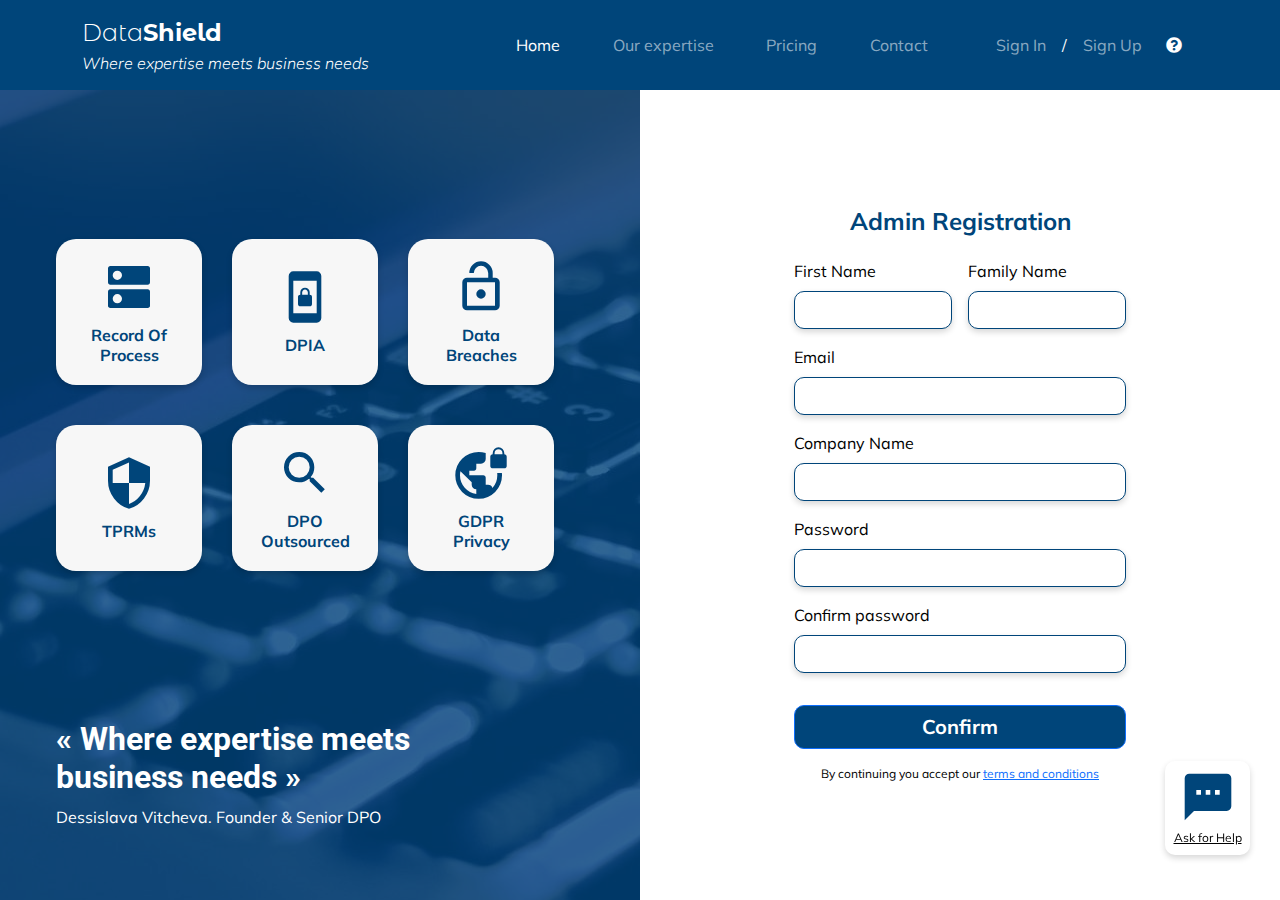
<file: index.html>
<!DOCTYPE html>
<html lang="en">
  <head>
    <!-- Required Meta -->
    <meta charset="UTF-8" />
    <meta name="viewport" content="width=device-width, initial-scale=1.0" />
    <!-- Required Styles -->
    <link rel="stylesheet" href="./css/bootstrap/bootstrap.min.css" />
    <link rel="stylesheet" href="./css/bootstrap/all.min.css" />
    <link
      rel="stylesheet"
      href="https://fonts.googleapis.com/icon?family=Material+Icons"
    />
    <link rel="stylesheet" href="./css/style.css" />
    <title>Landing-Dashboard</title>
  </head>
  <body>
    <!-- Start of Header -->
    <header class="fixed-top bg-primary">
      <div class="container">
        <nav class="navbar navbar-expand-lg navbar-dark bg-primary">
          <div class="me-2 me-lg-3 brand">
            <a
              class="navbar-brand custom-family fw-light fs-xlarge"
              href="./index.html"
            >
              Data<span class="fw-bold">Shield</span>
            </a>
            <p class="mb-0 text-white fst-italic fw-light fs-s fs-lg-m">
              Where expertise meets business needs
            </p>
          </div>
          <button
            class="navbar-toggler px-2"
            type="button"
            data-bs-toggle="collapse"
            data-bs-target="#landingNavbar"
            aria-controls="landingNavbar"
            aria-expanded="false"
            aria-label="Toggle navigation"
          >
            <span class="navbar-toggler-icon"></span>
          </button>
          <div
            class="
              collapse
              navbar-collapse
              px-3 px-lg-0
              bg-second bg-lg-transparent
              justify-content-lg-end
            "
            id="landingNavbar"
          >
            <ul class="navbar-nav justify-content-lg-evenly mb-2 mb-lg-0">
              <li class="nav-item">
                <a
                  class="nav-link active"
                  aria-current="page"
                  href="./index.html"
                  >Home</a
                >
              </li>
              <li class="nav-item">
                <a class="nav-link" href="#">Our expertise</a>
              </li>
              <li class="nav-item">
                <a class="nav-link" href="#">Pricing</a>
              </li>
              <li class="nav-item">
                <a class="nav-link" href="#">Contact</a>
              </li>
            </ul>
            <ul
              class="
                navbar-nav
                flex-row
                align-items-center
                flex-shrink-0
                ms-lg-3
              "
            >
              <li class="nav-item">
                <a href="./login.html" class="nav-link">Sign In</a>
              </li>
              <li class="nav-item text-white p-2">/</li>
              <li class="nav-item">
                <a href="./index.html" class="nav-link">Sign Up</a>
              </li>
              <li class="nav-item mx-3">
                <i class="fas fa-question-circle text-white"></i>
              </li>
            </ul>
          </div>
        </nav>
      </div>
    </header>
    <!-- End of Header -->

    <!-- Start of Content -->
    <article class="row g-0">
      <div class="col-12 col-lg-6">
        <!-- Start of Landing-page -->
        <div class="landing position-relative px-2 custom-height">
          <div
            class="
              services-box
              position-relative
              d-flex
              align-items-center
              py-5
            "
          >
            <div
              class="
                services
                w-100
                ms-xl-5
                justify-content-center justify-content-xl-start
              "
            >
              <a href="./record-of-processing.html" class="service rounded-3">
                <i class="material-icons">dns</i>
                <span>Record Of Process</span>
              </a>
              <a href="./dpia.html" class="service rounded-3">
                <i class="material-icons">screen_lock_portrait</i>
                <span>DPIA</span>
              </a>
              <a href="#" class="service rounded-3">
                <i class="material-icons">lock_open</i>
                <span>Data Breaches</span>
              </a>
              <a href="./business-units.html" class="service rounded-3">
                <i class="material-icons">security</i>
                <span>TPRMs</span>
              </a>
              <a href="#" class="service rounded-3">
                <i class="material-icons">search</i>
                <span>DPO Outsourced</span>
              </a>
              <a href="#" class="service rounded-3">
                <i class="material-icons">vpn_lock</i>
                <span>GDPR Privacy</span>
              </a>
            </div>
          </div>
          <div class="quote position-relative text-white pb-5 ps-sm-5">
            <h2 class="fw-bold">
              « Where expertise meets<br />business needs »
            </h2>
            <p>Dessislava Vitcheva. Founder & Senior DPO</p>
          </div>
        </div>
        <!-- End of Landing-page -->
      </div>
      <div class="col-12 col-lg-6">
        <!-- Start of Registeration-form -->
        <div
          class="
            register
            bg-white
            d-flex
            justify-content-center
            align-items-center
            custom-height
            px-3
          "
        >
          <form class="row g-3 mx-0 my-3 p-3">
            <h3 class="text-center fs-xlarge fw-bold text-primary">
              Admin Registration
            </h3>
            <div class="col-lg-6">
              <label for="fName" class="form-label">First Name</label>
              <input
                type="text"
                class="form-control rounded-2"
                id="fName"
                name="firstName"
              />
            </div>
            <div class="col-lg-6">
              <label for="famName" class="form-label">Family Name</label>
              <input
                type="text"
                class="form-control rounded-2"
                id="famName"
                name="familyName"
              />
            </div>
            <div class="col-12">
              <label for="email" class="form-label">Email</label>
              <input
                type="email"
                class="form-control rounded-2"
                id="email"
                name="email"
              />
            </div>
            <div class="col-12">
              <label for="company" class="form-label">Company Name</label>
              <input
                type="text"
                class="form-control rounded-2"
                id="company"
                name="companyName"
              />
            </div>
            <div class="col-12">
              <label for="pass" class="form-label">Password</label>
              <input
                type="password"
                class="form-control rounded-2"
                id="pass"
                name="pass"
              />
            </div>
            <div class="col-12">
              <label for="conpass" class="form-label">Confirm password</label>
              <input
                type="password"
                class="form-control rounded-2"
                id="conpass"
                name="confirmPass"
              />
            </div>
            <div class="col-12">
              <a
                href="./confirm.html"
                type="submit"
                class="btn btn-primary bg-primary d-block my-3 fw-bold fs-l rounded-2"
                role="button"
                >Confirm</a
              >
              <p class="fs-s text-center">
                By continuing you accept our
                <a href="#">terms and conditions</a>
              </p>
            </div>
          </form>
        </div>
        <!-- End of Registeration-form -->
      </div>
    </article>
    <!-- Start of Content -->

    <!-- Start of Help -->
    <article class="help position-fixed smooth">
      <span class="d-block text-white bg-primary rounded-circle text-center fw-bold fs-l smooth d-lg-none position-absolute position-y-center">?</span>
      <div class="help-box shadow rounded-2 smooth d-flex flex-column text-center bg-white p-2">
        <i class="material-icons smooth">textsms</i>
        <a href="#" class="fs-s mt-1">Ask for Help</a>
      </div>
    </article>
    <!-- Start of Help -->

    <!-- Required Scripts -->
    <script src="./js/bootstrap.min.js"></script>
  </body>
</html>
</file>
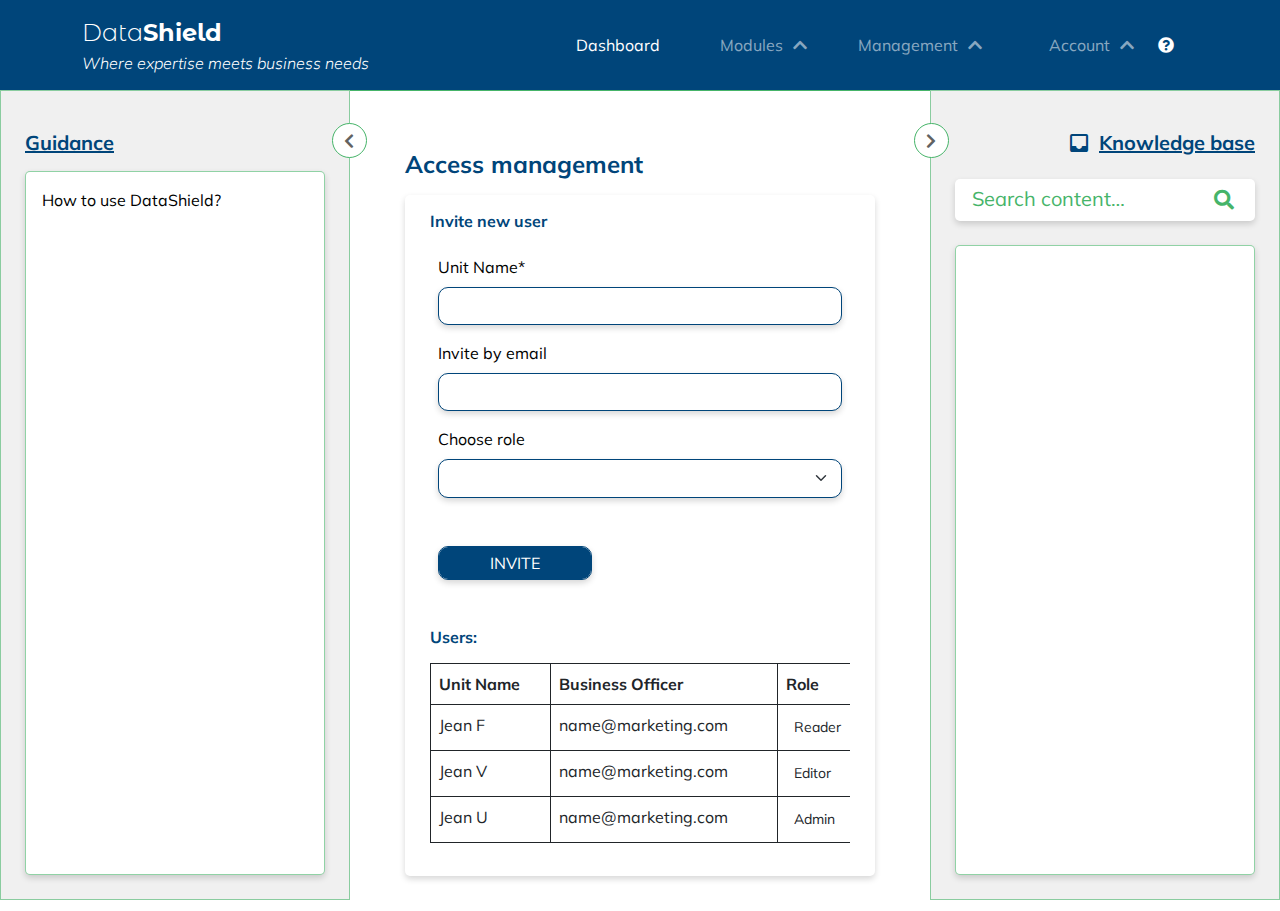
<file: access.html>
<!DOCTYPE html>
<html lang="en">
  <head>
    <!-- Required Meta -->
    <meta charset="UTF-8" />
    <meta name="viewport" content="width=device-width, initial-scale=1.0" />
    <!-- Required Styles -->
    <link rel="stylesheet" href="./css/bootstrap/bootstrap.min.css" />
    <link rel="stylesheet" href="./css/bootstrap/all.min.css" />
    <link
      rel="stylesheet"
      href="https://fonts.googleapis.com/icon?family=Material+Icons"
    />
    <link rel="stylesheet" href="./css/style.css" />
    <title>Access-Dashboard</title>
  </head>
  <body>
    <!-- Start of Header -->
    <header class="fixed-top bg-primary">
      <div class="container">
        <nav class="navbar navbar-expand-lg navbar-dark bg-primary">
          <div class="me-2 me-lg-3 brand">
            <a
              class="navbar-brand custom-family fw-light fs-xlarge"
              href="./index.html"
            >
              Data<span class="fw-bold">Shield</span>
            </a>
            <p class="mb-0 text-white fst-italic fw-light fs-s fs-lg-m">
              Where expertise meets business needs
            </p>
          </div>
          <button
            class="navbar-toggler px-2"
            type="button"
            data-bs-toggle="collapse"
            data-bs-target="#landingNavbar"
            aria-controls="landingNavbar"
            aria-expanded="false"
            aria-label="Toggle navigation"
          >
            <span class="navbar-toggler-icon"></span>
          </button>
          <div
            class="
              collapse
              navbar-collapse
              px-3 px-lg-0
              bg-second bg-lg-transparent
              justify-content-lg-end
            "
            id="landingNavbar"
          >
            <ul class="navbar-nav justify-content-lg-evenly mb-2 mb-lg-0">
              <li class="nav-item">
                <a
                  class="nav-link active"
                  aria-current="page"
                  href="./dashboard.html"
                  >Dashboard</a
                >
              </li>
              <li class="nav-item position-relative">
                <button
                  class="nav-link accordion-button collapsed pe-4"
                  type="button"
                  data-bs-toggle="collapse"
                  data-bs-target="#collapseOne"
                >
                  Modules
                </button>
                <ul
                  class="accordion-collapse collapse mb-3 list-unstyled"
                  id="collapseOne"
                  data-bs-parent="#landingNavbar"
                >
                  <li>
                    <a class="dropdown-item mt-2" href="./record-of-processing.html"
                      >Record of Processing</a
                    >
                  </li>
                  <li>
                    <a class="dropdown-item" href="./dpia.html">DPIA</a>
                  </li>
                  <li>
                    <a class="dropdown-item" href="#">Data Breaches</a>
                  </li>
                  <li>
                    <a class="dropdown-item" href="./business-units.html">TPRMs</a>
                  </li>
                  <li>
                    <a class="dropdown-item" href="#">Transparency & Consent</a>
                  </li>
                  <li>
                    <a class="dropdown-item mb-2" href="#">GDPR Audit</a>
                  </li>
                </ul>
              </li>
              <li class="nav-item position-relative">
                <button
                  class="nav-link accordion-button collapsed pe-4"
                  type="button"
                  data-bs-toggle="collapse"
                  data-bs-target="#collapseTwo"
                >
                  Management
                </button>
                <ul
                  class="accordion-collapse collapse mb-3 list-unstyled"
                  id="collapseTwo"
                  data-bs-parent="#landingNavbar"
                >
                  <li>
                    <a class="dropdown-item mt-2" href="./business-units.html">Business Units</a>
                  </li>
                  <li>
                    <a class="dropdown-item" href="./access.html">Access</a>
                  </li>
                  <li>
                    <a class="dropdown-item mb-2" href="./notifications.html">Notifications</a>
                  </li>
                </ul>
              </li>
            </ul>
            <ul class="navbar-nav flex-row position-relative ms-lg-3">
              <li class="nav-item position-relative">
                <button
                  class="nav-link accordion-button collapsed pe-4"
                  type="button"
                  data-bs-toggle="collapse"
                  data-bs-target="#collapseThree"
                >
                  Account
                </button>
                <ul
                  class="accordion-collapse collapse mb-3 list-unstyled"
                  id="collapseThree"
                  data-bs-parent="#landingNavbar"
                >
                  <li>
                    <a class="dropdown-item mt-2" href="./settings.html"
                      >Settings</a
                    >
                  </li>
                  <li>
                    <a class="dropdown-item mb-2" href="./index.html"
                      >Log Out</a
                    >
                  </li>
                </ul>
              </li>
              <li class="px-4 py-2 header-help">
                <i class="fas fa-question-circle text-white"></i>
              </li>
            </ul>
          </div>
        </nav>
      </div>
    </header>
    <!-- End of Header -->

    <!-- Start of Content-box -->
    <article
      class="
        content-box
        d-flex
        g-0
        bg-white
        overflow-x-hidden
        position-relative
        custom-height
      "
      id="overlay"
    >
      <!-- Start of Guidance -->
      <aside
        class="guidance p-4 smooth d-flex flex-column flex-shrink-0"
        id="guidance"
      >
        <button
          class="expand position-absolute bg-white smooth rounded-circle"
          role="button"
          data-toggle="show"
          data-target="guidance"
          data-overlay="overlay"
        >
          <i class="fas fa-chevron-left smooth"></i>
        </button>
        <h4 class="my-3 text-decoration-underline text-primary fw-bold fs-l">
          Guidance
        </h4>
        <div class="info smooth bg-white flex-fill p-3 rounded-1">
          How to use DataShield?
        </div>
      </aside>
      <!-- End of Guidance -->
      <!--Start of Content-->
      <section class="dashboard-content flex-fill">
        <h3
          class="
            text-primary
            mt-lg-4
            fw-bold
            fs-xlarge
            text-center text-sm-start
            mb-3
          "
        >
        Access management
        </h3>
        <div class="business-units smooth py-3 px-2 px-sm-4 rounded-1 shadow">
          <h5 class="text-primary fw-bold fs-m mb-4">Invite new user</h5>
          <form action="" class="row px-2">
            <div class="col-12 col-md-6 col-xl-12 col-xxl-5 mb-3">
              <label class="form-label">Unit Name*</label>
              <input
                type="text"
                class="form-control rounded-2"
                name="unitName"
                required
              />
            </div>
            <div class="col-12 col-md-6 col-xl-12 col-xxl-7 mb-3">
              <label class="form-label"
                >Invite  by email</label
              >
              <input
                type="email"
                class="form-control rounded-2"
                name="officerEmail"
              />
            </div>
            <div class="col-12 col-md-6 col-xl-12 col-xxl-5 mb-3">
              <label class="form-label">Choose role</label>
              <select class="form-select form-select-sm rounded-2 form-control ps-4 py-2" aria-label=".form-select-lg example">
                <option hidden></option>
                <option value="Editor">Editor</option>
                <option value="Reader">Reader</option>
                <option value="Admin">Admin</option>
              </select>
            </div>
            <div class="col-4 col-xl-5 mt-2">
              <button
                role="button"
                type="submit"
                class="form-control mt-md-4 py-1 bg-primary text-white fs-lg rounded-2 text-transform-uppercase"
                id="email"
                name="officerEmail"
              >
              INVITE
              </button>
            </div>
          </form>
          <h5 class="text-primary fw-bold fs-m mt-5 mb-3">Users:</h5>
          <div class="table-responsive">
            <table class="table table-bordered border-dark">
              <thead>
                <tr>
                  <th>Unit Name</th>
                  <th>Business Officer</th>
                  <th>Role</th>
                  <th>Invitation Status</th>
                  <th></th>
                </tr>
              </thead>
              <tbody>
                <tr>
                  <td>Jean F</td>
                  <td>name@marketing.com</td>
                  <td>
                    <select class="form-select form-select-sm border-0">
                      <option value="Editor">Editor</option>
                      <option value="Reader" selected>Reader</option>
                      <option value="Reader">Admin</option>
                    </select>
                  </td>
                  <td>Confirmed</td>
                  <td>
                    <button type="button" class="text-danger text-decoration-underline border-0 bg-transparent fw-bold">Delete User</button>
                  </td>
                </tr>
                <tr>
                  <td>Jean V</td>
                  <td>name@marketing.com</td>
                  <td>
                    <select class="form-select form-select-sm border-0">
                      <option value="Editor" selected>Editor</option>
                      <option value="Reader">Reader</option>
                      <option value="Reader">Admin</option>
                    </select>
                  </td>
                  <td>Confirmed</td>
                  <td>
                    <button type="button" class="text-danger text-decoration-underline border-0 bg-transparent fw-bold">Delete User</button>
                  </td>
                </tr>
                <tr>
                  <td>Jean U</td>
                  <td>name@marketing.com</td>
                  <td>
                    <select class="form-select form-select-sm border-0">
                      <option value="Editor">Editor</option>
                      <option value="Reader">Reader</option>
                      <option value="Admin" selected>Admin</option>
                    </select>
                  </td>
                  <td>Pending</td>
                  <td>
                    <button type="button" class="text-danger text-decoration-underline border-0 bg-transparent fw-bold">Delete User</button>
                  </td>
                </tr>
              </tbody>
            </table>
          </div>
        </div>
      </section>
      <!--End of Content-->
      <!-- Start of Knowledge -->
      <aside
        class="knowledge p-4 smooth d-flex flex-column flex-shrink-0"
        id="knowledge"
      >
        <button
          class="expand position-absolute bg-white smooth rounded-circle"
          role="button"
          data-toggle="show"
          data-target="knowledge"
          data-overlay="overlay"
        >
          <i class="fas fa-chevron-right smooth"></i>
        </button>
        <div class="d-flex justify-content-end my-3">
          <i class="material-icons text-primary mx-2">inbox</i>
          <h4 class="text-decoration-underline text-primary fw-bold fs-l">
            Knowledge base
          </h4>
        </div>
        <div class="search position-relative mb-4">
          <input
            class="w-100 py-2 ps-3 pe-4 smooth"
            type="text"
            placeholder="Search content…"
          />
          <button class="position-y-center search-button bg-transparent">
            <i class="fas fa-search"></i>
          </button>
        </div>
        <div class="info smooth bg-white flex-fill p-3 rounded-1"></div>
      </aside>
      <!-- Start of Knowledge -->
    </article>
    <!-- End of Content-box -->

    <!-- Required Scripts -->
    <script src="./js/bootstrap.min.js"></script>
    <script src="./js/main.js"></script>
  </body>
</html>
</file>
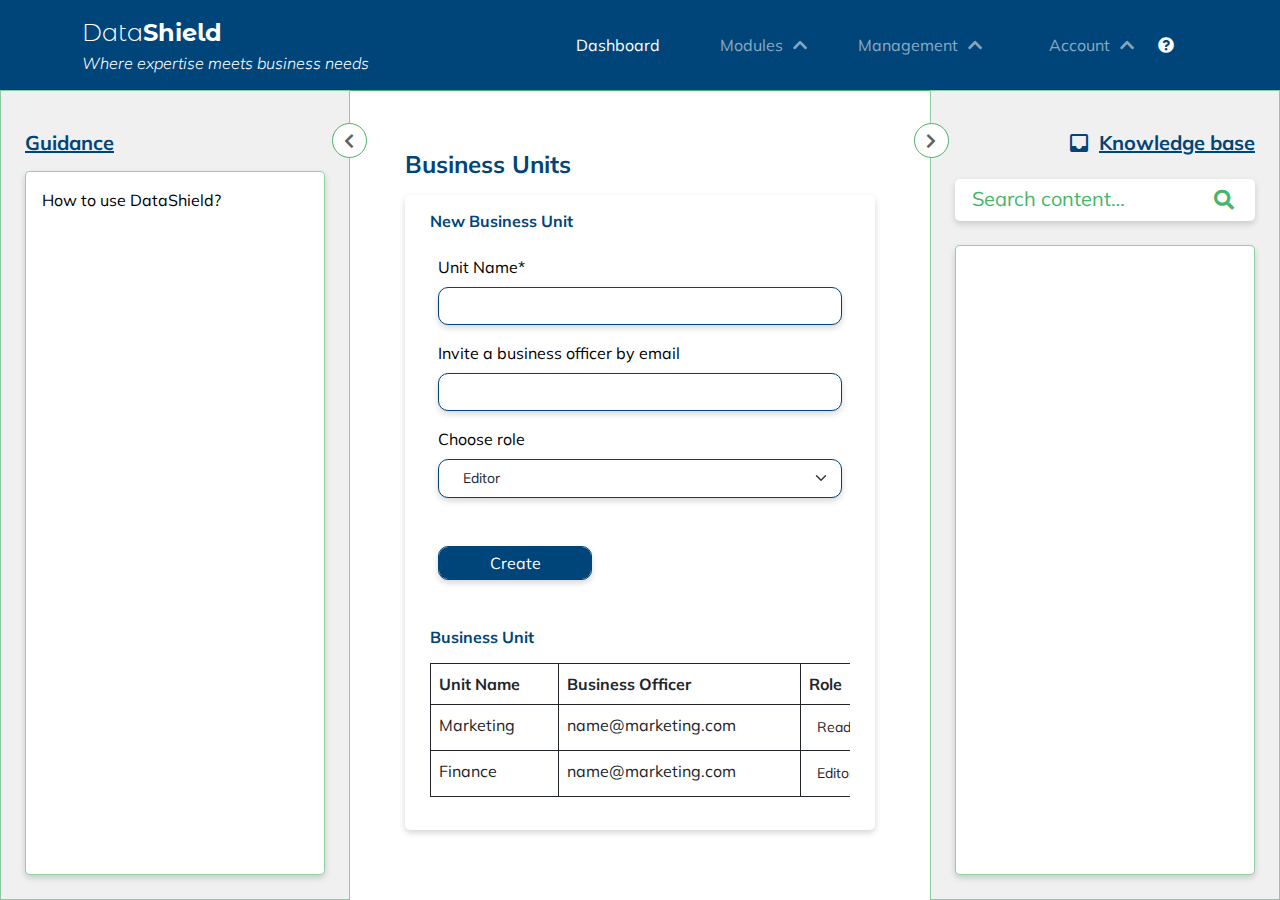
<file: business-units.html>
<!DOCTYPE html>
<html lang="en">
  <head>
    <!-- Required Meta -->
    <meta charset="UTF-8" />
    <meta name="viewport" content="width=device-width, initial-scale=1.0" />
    <!-- Required Styles -->
    <link rel="stylesheet" href="./css/bootstrap/bootstrap.min.css" />
    <link rel="stylesheet" href="./css/bootstrap/all.min.css" />
    <link
      rel="stylesheet"
      href="https://fonts.googleapis.com/icon?family=Material+Icons"
    />
    <link rel="stylesheet" href="./css/style.css" />
    <title>Business-Units-Dashboard</title>
  </head>
  <body>
    <!-- Start of Header -->
    <header class="fixed-top bg-primary">
      <div class="container">
        <nav class="navbar navbar-expand-lg navbar-dark bg-primary">
          <div class="me-2 me-lg-3 brand">
            <a
              class="navbar-brand custom-family fw-light fs-xlarge"
              href="./index.html"
            >
              Data<span class="fw-bold">Shield</span>
            </a>
            <p class="mb-0 text-white fst-italic fw-light fs-s fs-lg-m">
              Where expertise meets business needs
            </p>
          </div>
          <button
            class="navbar-toggler px-2"
            type="button"
            data-bs-toggle="collapse"
            data-bs-target="#landingNavbar"
            aria-controls="landingNavbar"
            aria-expanded="false"
            aria-label="Toggle navigation"
          >
            <span class="navbar-toggler-icon"></span>
          </button>
          <div
            class="
              collapse
              navbar-collapse
              px-3 px-lg-0
              bg-second bg-lg-transparent
              justify-content-lg-end
            "
            id="landingNavbar"
          >
            <ul class="navbar-nav justify-content-lg-evenly mb-2 mb-lg-0">
              <li class="nav-item">
                <a
                  class="nav-link active"
                  aria-current="page"
                  href="./dashboard.html"
                  >Dashboard</a
                >
              </li>
              <li class="nav-item position-relative">
                <button
                  class="nav-link accordion-button collapsed pe-4"
                  type="button"
                  data-bs-toggle="collapse"
                  data-bs-target="#collapseOne"
                >
                  Modules
                </button>
                <ul
                  class="accordion-collapse collapse mb-3 list-unstyled"
                  id="collapseOne"
                  data-bs-parent="#landingNavbar"
                >
                  <li>
                    <a class="dropdown-item mt-2" href="./record-of-processing.html"
                      >Record of Processing</a
                    >
                  </li>
                  <li>
                    <a class="dropdown-item" href="./dpia.html">DPIA</a>
                  </li>
                  <li>
                    <a class="dropdown-item" href="#">Data Breaches</a>
                  </li>
                  <li>
                    <a class="dropdown-item" href="./business-units.html">TPRMs</a>
                  </li>
                  <li>
                    <a class="dropdown-item" href="#">Transparency & Consent</a>
                  </li>
                  <li>
                    <a class="dropdown-item mb-2" href="#">GDPR Audit</a>
                  </li>
                </ul>
              </li>
              <li class="nav-item position-relative">
                <button
                  class="nav-link accordion-button collapsed pe-4"
                  type="button"
                  data-bs-toggle="collapse"
                  data-bs-target="#collapseTwo"
                >
                  Management
                </button>
                <ul
                  class="accordion-collapse collapse mb-3 list-unstyled"
                  id="collapseTwo"
                  data-bs-parent="#landingNavbar"
                >
                  <li>
                    <a class="dropdown-item mt-2" href="./business-units.html">Business Units</a>
                  </li>
                  <li>
                    <a class="dropdown-item" href="./access.html">Access</a>
                  </li>
                  <li>
                    <a class="dropdown-item mb-2" href="./notifications.html">Notifications</a>
                  </li>
                </ul>
              </li>
            </ul>
            <ul class="navbar-nav flex-row position-relative ms-lg-3">
              <li class="nav-item position-relative">
                <button
                  class="nav-link accordion-button collapsed pe-4"
                  type="button"
                  data-bs-toggle="collapse"
                  data-bs-target="#collapseThree"
                >
                  Account
                </button>
                <ul
                  class="accordion-collapse collapse mb-3 list-unstyled"
                  id="collapseThree"
                  data-bs-parent="#landingNavbar"
                >
                  <li>
                    <a class="dropdown-item mt-2" href="./settings.html"
                      >Settings</a
                    >
                  </li>
                  <li>
                    <a class="dropdown-item mb-2" href="./index.html"
                      >Log Out</a
                    >
                  </li>
                </ul>
              </li>
              <li class="px-4 py-2 header-help">
                <i class="fas fa-question-circle text-white"></i>
              </li>
            </ul>
          </div>
        </nav>
      </div>
    </header>
    <!-- End of Header -->

    <!-- Start of Content-box -->
    <article
      class="
        content-box
        d-flex
        g-0
        bg-white
        overflow-x-hidden
        position-relative
        custom-height
      "
      id="overlay"
    >
      <!-- Start of Guidance -->
      <aside
        class="guidance p-4 smooth d-flex flex-column flex-shrink-0"
        id="guidance"
      >
        <button
          class="expand position-absolute bg-white smooth rounded-circle"
          role="button"
          data-toggle="show"
          data-target="guidance"
          data-overlay="overlay"
        >
          <i class="fas fa-chevron-left smooth"></i>
        </button>
        <h4 class="my-3 text-decoration-underline text-primary fw-bold fs-l">
          Guidance
        </h4>
        <div class="info smooth bg-white flex-fill p-3 rounded-1">
          How to use DataShield?
        </div>
      </aside>
      <!-- End of Guidance -->
      <!--Start of Content-->
      <section class="dashboard-content flex-fill">
        <h3
          class="
            text-primary
            mt-lg-4
            fw-bold
            fs-xlarge
            text-center text-sm-start
            mb-3
          "
        >
          Business Units
        </h3>
        <div class="business-units smooth py-3 px-2 px-sm-4 rounded-1 shadow">
          <h5 class="text-primary fw-bold fs-m mb-4">New Business Unit</h5>
          <form action="" class="row px-2">
            <div class="col-12 col-md-6 col-xl-12 col-xxl-5 mb-3">
              <label class="form-label">Unit Name*</label>
              <input
                type="text"
                class="form-control rounded-2"
                name="unitName"
                required
              />
            </div>
            <div class="col-12 col-md-6 col-xl-12 col-xxl-7 mb-3">
              <label class="form-label"
                >Invite a business officer by email</label
              >
              <input
                type="email"
                class="form-control rounded-2"
                name="officerEmail"
              />
            </div>
            <div class="col-12 col-md-6 col-xl-12 col-xxl-5 mb-3">
              <label class="form-label">Choose role</label>
              <select class="form-select form-select-sm rounded-2 form-control ps-4 py-2" aria-label=".form-select-lg example">
                <option value="Editor">Editor</option>
                <option value="Reader">Reader</option>
                <option value="Admin">Admin</option>
              </select>
            </div>
            <div class="col-4 col-xl-5 mt-2">
              <button
                role="button"
                type="submit"
                class="form-control mt-md-4 py-1 bg-primary text-white fs-lg rounded-2"
                id="email"
                name="officerEmail"
              >
                Create
              </button>
            </div>
          </form>
          <h5 class="text-primary fw-bold fs-m mt-5 mb-3">Business Unit</h5>
          <div class="table-responsive">
            <table class="table table-bordered border-dark">
              <thead>
                <tr>
                  <th>Unit Name</th>
                  <th>Business Officer</th>
                  <th>Role</th>
                  <th>Invitation Status</th>
                  <th></th>
                </tr>
              </thead>
              <tbody>
                <tr>
                  <td>Marketing</td>
                  <td>name@marketing.com</td>
                  <td>
                    <select class="form-select form-select-sm border-0">
                      <option value="Editor">Editor</option>
                      <option value="Reader" selected>Reader</option>
                      <option value="Admin">Admin</option>
                    </select>
                  </td>
                  <td>Confirmed</td>
                  <td>
                    <button type="button" class="text-danger text-decoration-underline border-0 bg-transparent fw-bold">Delete</button>
                  </td>
                </tr>
                <tr>
                  <td>Finance</td>
                  <td>name@marketing.com</td>
                  <td>
                    <select class="form-select form-select-sm border-0">
                      <option value="Editor" selected>Editor</option>
                      <option value="Reader">Reader</option>
                      <option value="Admin">Admin</option>
                    </select>
                  </td>
                  <td>Confirmed</td>
                  <td>
                    <button type="button" class="text-danger text-decoration-underline border-0 bg-transparent fw-bold">Delete</button>
                  </td>
                </tr>
              </tbody>
            </table>
          </div>
        </div>
      </section>
      <!--End of Content-->
      <!-- Start of Knowledge -->
      <aside
        class="knowledge p-4 smooth d-flex flex-column flex-shrink-0"
        id="knowledge"
      >
        <button
          class="expand position-absolute bg-white smooth rounded-circle"
          role="button"
          data-toggle="show"
          data-target="knowledge"
          data-overlay="overlay"
        >
          <i class="fas fa-chevron-right smooth"></i>
        </button>
        <div class="d-flex justify-content-end my-3">
          <i class="material-icons text-primary mx-2">inbox</i>
          <h4 class="text-decoration-underline text-primary fw-bold fs-l">
            Knowledge base
          </h4>
        </div>
        <div class="search position-relative mb-4">
          <input
            class="w-100 py-2 ps-3 pe-4 smooth"
            type="text"
            placeholder="Search content…"
          />
          <button class="position-y-center search-button bg-transparent">
            <i class="fas fa-search"></i>
          </button>
        </div>
        <div class="info smooth bg-white flex-fill p-3 rounded-1"></div>
      </aside>
      <!-- Start of Knowledge -->
    </article>
    <!-- End of Content-box -->

    <!-- Required Scripts -->
    <script src="./js/bootstrap.min.js"></script>
    <script src="./js/main.js"></script>
  </body>
</html>
</file>
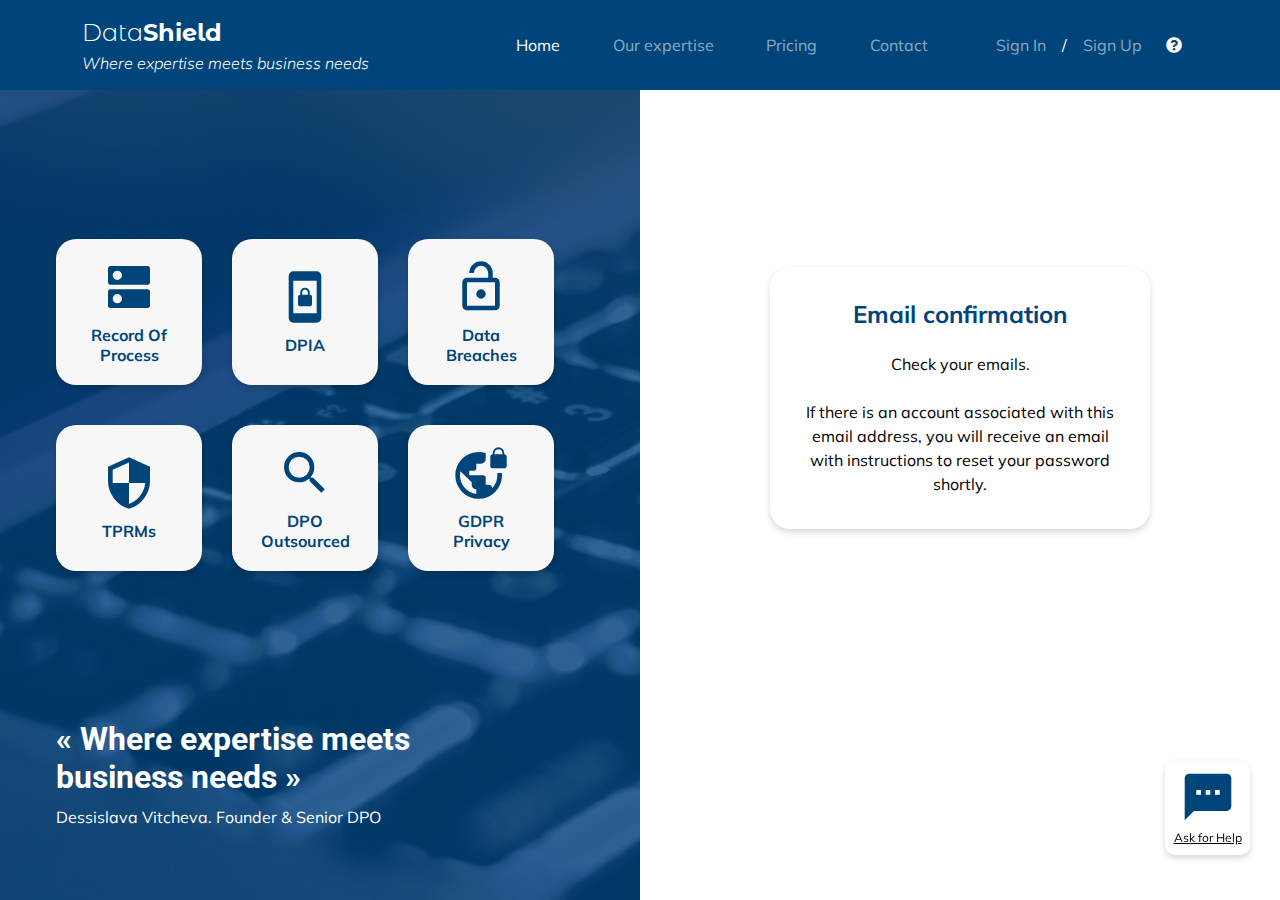
<file: confirm.html>
<!DOCTYPE html>
<html lang="en">
  <head>
    <!-- Required Meta -->
    <meta charset="UTF-8" />
    <meta name="viewport" content="width=device-width, initial-scale=1.0" />
    <!-- Required Styles -->
    <link rel="stylesheet" href="./css/bootstrap/bootstrap.min.css" />
    <link rel="stylesheet" href="./css/bootstrap/all.min.css" />
    <link
      rel="stylesheet"
      href="https://fonts.googleapis.com/icon?family=Material+Icons"
    />
    <link rel="stylesheet" href="./css/style.css" />
    <title>Confirm-Dashboard</title>
  </head>
  <body>
    <!-- Start of Header -->
    <header class="fixed-top bg-primary">
      <div class="container">
        <nav class="navbar navbar-expand-lg navbar-dark bg-primary">
          <div class="me-2 me-lg-3 brand">
            <a
              class="navbar-brand custom-family fw-light fs-xlarge"
              href="./index.html"
            >
              Data<span class="fw-bold">Shield</span>
            </a>
            <p class="mb-0 text-white fst-italic fw-light fs-s fs-lg-m">
              Where expertise meets business needs
            </p>
          </div>
          <button
            class="navbar-toggler px-2"
            type="button"
            data-bs-toggle="collapse"
            data-bs-target="#landingNavbar"
            aria-controls="landingNavbar"
            aria-expanded="false"
            aria-label="Toggle navigation"
          >
            <span class="navbar-toggler-icon"></span>
          </button>
          <div
            class="
              collapse
              navbar-collapse
              px-3 px-lg-0
              bg-second bg-lg-transparent
              justify-content-lg-end
            "
            id="landingNavbar"
          >
            <ul class="navbar-nav justify-content-lg-evenly mb-2 mb-lg-0">
              <li class="nav-item">
                <a
                  class="nav-link active"
                  aria-current="page"
                  href="./index.html"
                  >Home</a
                >
              </li>
              <li class="nav-item">
                <a class="nav-link" href="#">Our expertise</a>
              </li>
              <li class="nav-item">
                <a class="nav-link" href="#">Pricing</a>
              </li>
              <li class="nav-item">
                <a class="nav-link" href="#">Contact</a>
              </li>
            </ul>
            <ul
              class="
                navbar-nav
                flex-row
                align-items-center
                flex-shrink-0
                ms-lg-3
              "
            >
              <li class="nav-item">
                <a href="./login.html" class="nav-link">Sign In</a>
              </li>
              <li class="nav-item text-white p-2">/</li>
              <li class="nav-item">
                <a href="./index.html" class="nav-link">Sign Up</a>
              </li>
              <li class="nav-item mx-3">
                <i class="fas fa-question-circle text-white"></i>
              </li>
            </ul>
          </div>
        </nav>
      </div>
    </header>
    <!-- End of Header -->

    <!-- Start of Content -->
    <article class="content row g-0">
      <div class="col-12 col-lg-6">
        <!-- Start of Landing-page -->
        <div class="landing position-relative px-2 custom-height">
          <div
            class="
              services-box
              position-relative
              d-flex
              align-items-center
              py-5
            "
          >
            <div
              class="
                services
                w-100
                ms-xl-5
                justify-content-center justify-content-xl-start
              "
            >
              <a href="./record-of-processing.html" class="service rounded-3">
                <i class="material-icons">dns</i>
                <span>Record Of Process</span>
              </a>
              <a href="./dpia.html" class="service rounded-3">
                <i class="material-icons">screen_lock_portrait</i>
                <span>DPIA</span>
              </a>
              <a href="#" class="service rounded-3">
                <i class="material-icons">lock_open</i>
                <span>Data Breaches</span>
              </a>
              <a href="./business-units.html" class="service rounded-3">
                <i class="material-icons">security</i>
                <span>TPRMs</span>
              </a>
              <a href="#" class="service rounded-3">
                <i class="material-icons">search</i>
                <span>DPO Outsourced</span>
              </a>
              <a href="#" class="service rounded-3">
                <i class="material-icons">vpn_lock</i>
                <span>GDPR Privacy</span>
              </a>
            </div>
          </div>
          <div class="quote position-relative text-white pb-5 ps-sm-5">
            <h2 class="fw-bold">
              « Where expertise meets<br />business needs »
            </h2>
            <p>Dessislava Vitcheva. Founder & Senior DPO</p>
          </div>
        </div>
        <!-- End of Landing-page -->
      </div>
      <div class="col-12 col-lg-6">
        <!-- Start of Registeration-form -->
        <div
          class="
            register
            bg-white
            d-flex
            justify-content-center
            align-items-center
            custom-height
            px-3
          "
        >
          <form class="row g-3 mx-0 text-center confirm py-3 px-4 smooth">
            <h3 class="fs-xlarge fw-bold text-primary">Email confirmation</h3>
            <p>
              Check your emails.<br /><br />If there is an account associated
              with this email address, you will receive an email with
              instructions to reset your password shortly.
            </p>
          </form>
        </div>
        <!-- End of Registeration-form -->
      </div>
    </article>
    <!-- Start of Content -->

    <!-- Start of Help -->
    <article class="help position-fixed smooth">
      <span class="d-block text-white bg-primary rounded-circle text-center fw-bold fs-l smooth d-lg-none position-absolute position-y-center">?</span>
      <div class="help-box shadow rounded-2 smooth d-flex flex-column text-center bg-white p-2">
        <i class="material-icons smooth">textsms</i>
        <a href="#" class="fs-s mt-1">Ask for Help</a>
      </div>
    </article>
    <!-- Start of Help -->

    <!-- Required Scripts -->
    <script src="./js/bootstrap.min.js"></script>
  </body>
</html>
</file>
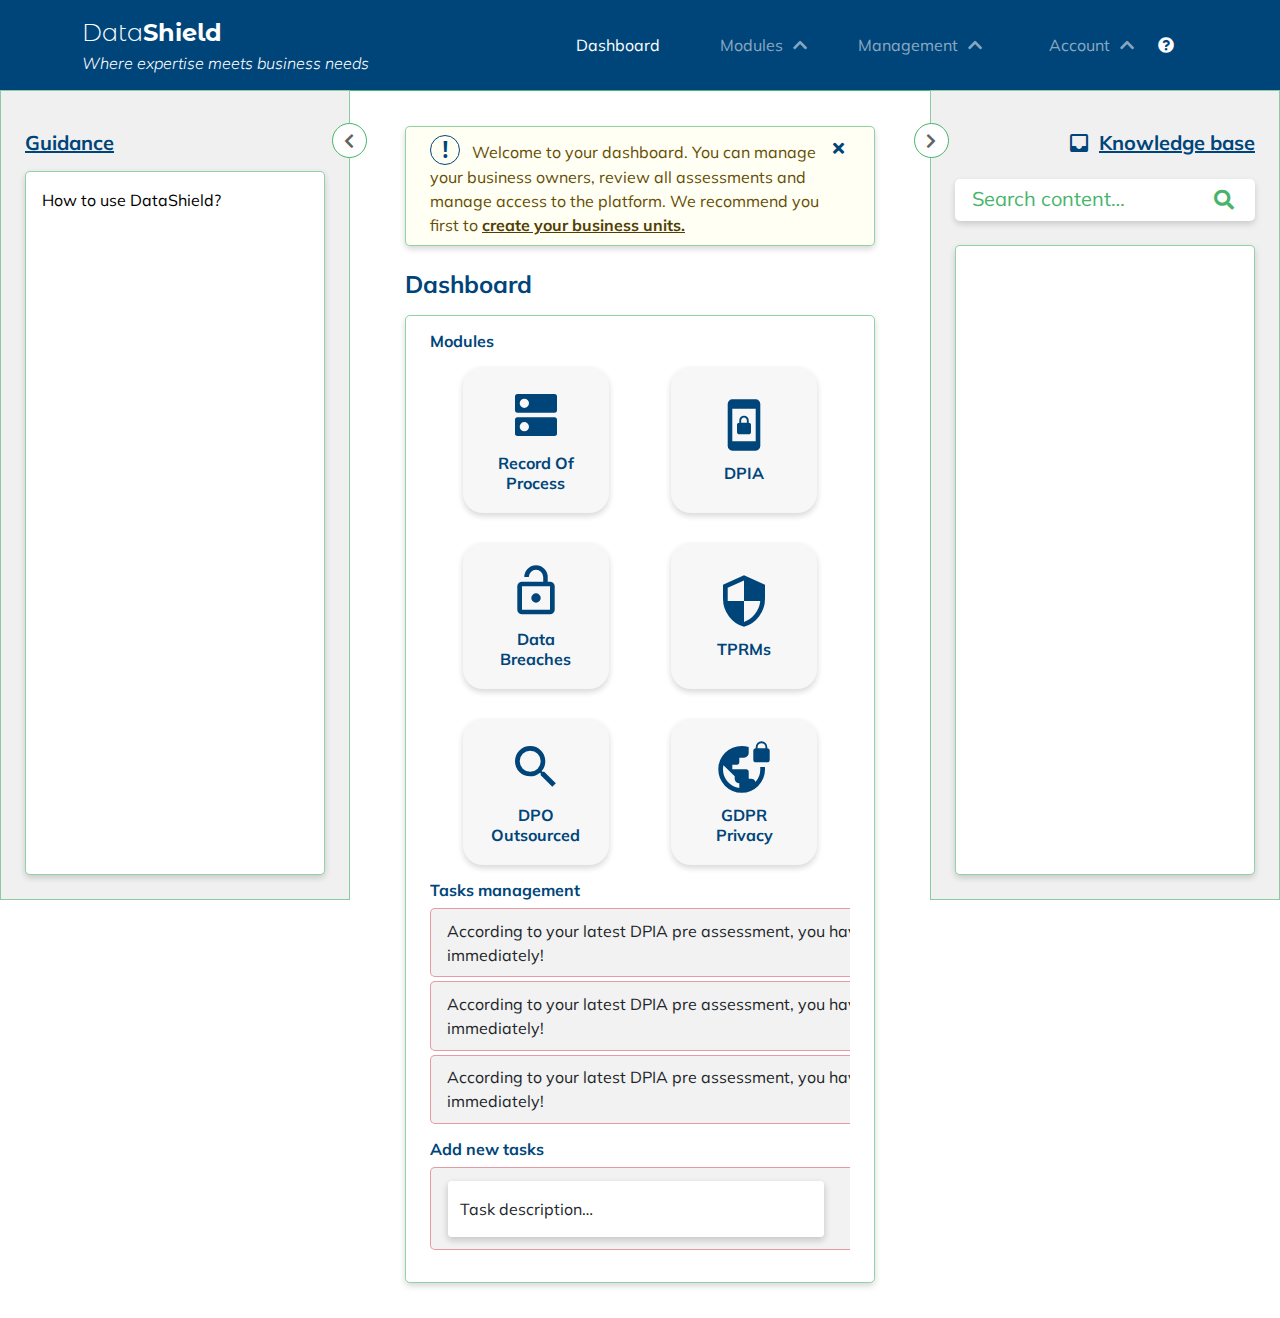
<file: dashboard.html>
<!DOCTYPE html>
<html lang="en">
  <head>
    <!-- Required Meta -->
    <meta charset="UTF-8" />
    <meta name="viewport" content="width=device-width, initial-scale=1.0" />
    <!-- Required Styles -->
    <link rel="stylesheet" href="./css/bootstrap/bootstrap.min.css" />
    <link rel="stylesheet" href="./css/bootstrap/all.min.css" />
    <link
      rel="stylesheet"
      href="https://fonts.googleapis.com/icon?family=Material+Icons"
    />
    <link rel="stylesheet" href="./css/style.css" />
    <title>Dashboard</title>
  </head>
  <body>
    <!-- Start of Header -->
    <header class="fixed-top bg-primary">
      <div class="container">
        <nav class="navbar navbar-expand-lg navbar-dark bg-primary">
          <div class="me-2 me-lg-3 brand">
            <a
              class="navbar-brand custom-family fw-light fs-xlarge"
              href="./index.html"
            >
              Data<span class="fw-bold">Shield</span>
            </a>
            <p class="mb-0 text-white fst-italic fw-light fs-s fs-lg-m">
              Where expertise meets business needs
            </p>
          </div>
          <button
            class="navbar-toggler px-2"
            type="button"
            data-bs-toggle="collapse"
            data-bs-target="#landingNavbar"
            aria-controls="landingNavbar"
            aria-expanded="false"
            aria-label="Toggle navigation"
          >
            <span class="navbar-toggler-icon"></span>
          </button>
          <div
            class="
              collapse
              navbar-collapse
              px-3 px-lg-0
              bg-second bg-lg-transparent
              justify-content-lg-end
            "
            id="landingNavbar"
          >
            <ul class="navbar-nav justify-content-lg-evenly mb-2 mb-lg-0">
              <li class="nav-item">
                <a
                  class="nav-link active"
                  aria-current="page"
                  href="./dashboard.html"
                  >Dashboard</a
                >
              </li>
              <li class="nav-item position-relative">
                <button
                  class="nav-link accordion-button collapsed pe-4"
                  type="button"
                  data-bs-toggle="collapse"
                  data-bs-target="#collapseOne"
                >
                  Modules
                </button>
                <ul
                  class="accordion-collapse collapse mb-3 list-unstyled"
                  id="collapseOne"
                  data-bs-parent="#landingNavbar"
                >
                  <li>
                    <a class="dropdown-item mt-2" href="./record-of-processing.html"
                      >Record of Processing</a
                    >
                  </li>
                  <li>
                    <a class="dropdown-item" href="./dpia.html">DPIA</a>
                  </li>
                  <li>
                    <a class="dropdown-item" href="#">Data Breaches</a>
                  </li>
                  <li>
                    <a class="dropdown-item" href="./business-units.html">TPRMs</a>
                  </li>
                  <li>
                    <a class="dropdown-item" href="#">Transparency & Consent</a>
                  </li>
                  <li>
                    <a class="dropdown-item mb-2" href="#">GDPR Audit</a>
                  </li>
                </ul>
              </li>
              <li class="nav-item position-relative">
                <button
                  class="nav-link accordion-button collapsed pe-4"
                  type="button"
                  data-bs-toggle="collapse"
                  data-bs-target="#collapseTwo"
                >
                  Management
                </button>
                <ul
                  class="accordion-collapse collapse mb-3 list-unstyled"
                  id="collapseTwo"
                  data-bs-parent="#landingNavbar"
                >
                  <li>
                    <a class="dropdown-item mt-2" href="./business-units.html">Business Units</a>
                  </li>
                  <li>
                    <a class="dropdown-item" href="./access.html">Access</a>
                  </li>
                  <li>
                    <a class="dropdown-item mb-2" href="./notifications.html">Notifications</a>
                  </li>
                </ul>
              </li>
            </ul>
            <ul class="navbar-nav flex-row position-relative ms-lg-3">
              <li class="nav-item position-relative">
                <button
                  class="nav-link accordion-button collapsed pe-4"
                  type="button"
                  data-bs-toggle="collapse"
                  data-bs-target="#collapseThree"
                >
                  Account
                </button>
                <ul
                  class="accordion-collapse collapse mb-3 list-unstyled"
                  id="collapseThree"
                  data-bs-parent="#landingNavbar"
                >
                  <li>
                    <a class="dropdown-item mt-2" href="./settings.html"
                      >Settings</a
                    >
                  </li>
                  <li>
                    <a class="dropdown-item mb-2" href="./index.html"
                      >Log Out</a
                    >
                  </li>
                </ul>
              </li>
              <li class="px-4 py-2 header-help">
                <i class="fas fa-question-circle text-white"></i>
              </li>
            </ul>
          </div>
        </nav>
      </div>
    </header>
    <!-- End of Header -->

    <!-- Start of Content-box -->
    <article
      class="
        content-box
        d-flex
        g-0
        bg-white
        overflow-x-hidden
        position-relative
        custom-height
      "
      id="overlay"
    >
      <!-- Start of Guidance -->
      <aside
        class="guidance p-4 smooth d-flex flex-column flex-shrink-0"
        id="guidance"
      >
        <button
          class="expand position-absolute bg-white smooth rounded-circle"
          role="button"
          data-toggle="show"
          data-target="guidance"
          data-overlay="overlay"
        >
          <i class="fas fa-chevron-left smooth"></i>
        </button>
        <h4 class="my-3 text-decoration-underline text-primary fw-bold fs-l">
          Guidance
        </h4>
        <div class="info smooth bg-white flex-fill p-3 rounded-1">
          How to use DataShield?
        </div>
      </aside>
      <!-- End of Guidance -->
      <!--Start of Content-->
      <section class="dashboard-content flex-fill">
        <!-- Start of Alert -->
        <div
          class="
            alert alert-warning alert-dismissible
            fade
            show
            d-flex
            align-items-start
            justify-content-center
            p-2
            px-lg-4
            smooth
            mx-2 mx-lg-0
          "
          role="alert"
        >
          <p class="mb-0 d-sm-none">
            <span
              class="
                d-inline-block
                custom-family
                fs-xlarge
                text-primary text-center
                me-2
                rounded-circle
              "
              >!</span
            >
            Welcome to your dashboard. We recommend you first to
            <a href="./business-units.html" class="alert-link"
              >create your business units.</a
            >
          </p>
          <p class="mb-0 d-none d-sm-block">
            <span
              class="
                d-inline-block
                custom-family
                fs-xlarge
                text-primary text-center
                me-2
                rounded-circle
              "
              >!</span
            >
            Welcome to your dashboard. You can manage your business owners,
            review all assessments and manage access to the platform. We
            recommend you first to
            <a href="./business-units.html" class="alert-link"
              >create your business units.</a
            >
          </p>
          <button
            type="button"
            class="close text-primary bg-transparent border-0 smooth ms-2"
            data-bs-dismiss="alert"
            aria-label="Close"
          >
            <i class="fas fa-times"></i>
          </button>
        </div>
        <!-- End of Alert -->
        <h3
          class="
            text-primary
            mt-lg-4
            fw-bold
            fs-xlarge
            text-center text-sm-start
            mb-3
          "
        >
          Dashboard
        </h3>
        <!-- Start of Pending-tasks -->
        <div class="pending-tasks smooth py-3 px-1 px-sm-4 rounded-1">
          <h5 class="text-primary fw-bold fs-m mb-3">Modules</h5>
          <!-- Start of Services -->
          <div class="services justify-content-evenly mb-3">
            <a href="./record-of-processing.html" class="service rounded-3">
              <i class="material-icons">dns</i>
              <span>Record Of Process</span>
            </a>
            <a href="./dpia.html" class="service rounded-3">
              <i class="material-icons">screen_lock_portrait</i>
              <span>DPIA</span>
            </a>
            <a href="#" class="service rounded-3">
              <i class="material-icons">lock_open</i>
              <span>Data Breaches</span>
            </a>
            <a href="./business-units.html" class="service rounded-3">
              <i class="material-icons">security</i>
              <span>TPRMs</span>
            </a>
            <a href="#" class="service rounded-3">
              <i class="material-icons">search</i>
              <span>DPO Outsourced</span>
            </a>
            <a href="#" class="service rounded-3">
              <i class="material-icons">vpn_lock</i>
              <span>GDPR Privacy</span>
            </a>
          </div>
          <!-- End of Services -->
          <!-- Start of Manage-Task -->
          <div class="table-responsive">
            <h5 class="text-primary fw-bold fs-m mb-2">Tasks management</h5>
            <table class="table table-borderless">
              <tbody>
                <tr
                  class="
                    w-100
                    row
                    g-0
                    align-items-center
                    px-2
                    rounded-1
                    smooth
                    mb-1
                  "
                >
                  <td class="col-6">
                    According to your latest DPIA pre assessment, you have to
                    conduct a DPIA immediately!
                  </td>
                  <td class="col-2">
                    <h6 class="fw-bold">Due date</h6>
                    <span>24-06-2021</span>
                  </td>
                  <td class="col-2">
                    <h6 class="fw-bold">Owner</h6>
                    <span>jean@gmail.com</span>
                  </td>
                  <td
                    class="
                      col-2
                      d-flex
                      justify-content-between
                      align-items-center
                    "
                  >
                    <a
                      class="
                        status
                        d-block
                        text-white text-uppercase text-decoration-none
                        py-1
                        px-3
                        fw-bold
                        rounded-2
                        text-center
                      "
                      href="#"
                      role="button"
                      >in progress</a
                    >
                    <input class="form-check-input" type="checkbox" value="" />
                  </td>
                </tr>
                <tr
                  class="
                    w-100
                    row
                    g-0
                    align-items-center
                    px-2
                    rounded-1
                    smooth
                    mb-1
                  "
                >
                  <td class="col-6">
                    According to your latest DPIA pre assessment, you have to
                    conduct a DPIA immediately!
                  </td>
                  <td class="col-2">
                    <h6 class="fw-bold">Due date</h6>
                    <span>24-06-2021</span>
                  </td>
                  <td class="col-2">
                    <h6 class="fw-bold">Owner</h6>
                    <span>jean@gmail.com</span>
                  </td>
                  <td
                    class="
                      col-2
                      d-flex
                      justify-content-between
                      align-items-center
                    "
                  >
                    <a
                      class="
                        status
                        d-block
                        text-white text-uppercase text-decoration-none
                        py-1
                        px-3
                        fw-bold
                        rounded-2
                        text-center
                      "
                      href="#"
                      role="button"
                      >not started</a
                    >
                    <input class="form-check-input" type="checkbox" value="" />
                  </td>
                </tr>
                <tr
                  class="w-100 row g-0 align-items-center px-2 rounded-1 smooth"
                >
                  <td class="col-6">
                    According to your latest DPIA pre assessment, you have to
                    conduct a DPIA immediately!
                  </td>
                  <td class="col-2">
                    <h6 class="fw-bold">Due date</h6>
                    <span>24-06-2021</span>
                  </td>
                  <td class="col-2">
                    <h6 class="fw-bold">Owner</h6>
                    <span>jean@gmail.com</span>
                  </td>
                  <td
                    class="
                      col-2
                      d-flex
                      justify-content-between
                      align-items-center
                    "
                  >
                    <a
                      class="
                        status
                        d-block
                        text-white text-uppercase text-decoration-none
                        py-1
                        ps-3
                        pe-5
                        fw-bold
                        rounded-2
                        text-center
                        position-relative
                      "
                      href="#"
                      role="button"
                    >
                      done
                      <i class="material-icons position-y-center mx-3 fs-m"
                        >delete</i
                      >
                    </a>
                    <input class="form-check-input" type="checkbox" value="" />
                  </td>
                </tr>
              </tbody>
            </table>
            <h5 class="text-primary fw-bold fs-m mb-2">Add new tasks</h5>
            <table class="table table-borderless add-task">
              <tbody>
                <tr
                  class="w-100 row g-0 align-items-center px-2 rounded-1 smooth"
                >
                  <td class="col-4 me-3">
                    <div class="form-floating">
                      <input
                        type="text"
                        class="form-control rounded-1"
                        id="text-description"
                        placeholder="Task description…"
                      />
                      <label for="text-description">Task description…</label>
                    </div>
                  </td>
                  <td class="col-2 d-flex align-self-end me-3">
                    <select
                      class="form-select form-select-sm smooth py-2"
                      aria-label=".form-select-sm example"
                    >
                      <option selected>Select Business Unit</option>
                      <option value="1">One</option>
                      <option value="2">Two</option>
                      <option value="3">Three</option>
                    </select>
                  </td>
                  <td class="col-2 me-3">
                    <h6 class="fw-bold">Due date</h6>
                    <input class="form-control" type="date" value="" />
                  </td>
                  <td class="col-2 me-3">
                    <h6 class="fw-bold">Owner</h6>
                    <input class="form-control" type="text" name="owner" />
                  </td>
                  <td class="col-1">
                    <a
                      class="
                        bg-primary
                        d-block
                        text-white text-uppercase text-decoration-none
                        py-1
                        px-3
                        fw-bold
                        rounded-2
                        text-center
                      "
                      href="#"
                      role="button"
                      >add</a
                    >
                  </td>
                </tr>
              </tbody>
            </table>
          </div>
          <!-- End of Manage-Task -->
        </div>
        <!-- End of Pending-tasks -->
      </section>
      <!--End of Content-->
      <!-- Start of Knowledge -->
      <aside
        class="knowledge p-4 smooth d-flex flex-column flex-shrink-0"
        id="knowledge"
      >
        <button
          class="expand position-absolute bg-white smooth rounded-circle"
          role="button"
          data-toggle="show"
          data-target="knowledge"
          data-overlay="overlay"
        >
          <i class="fas fa-chevron-right smooth"></i>
        </button>
        <div class="d-flex justify-content-end my-3">
          <i class="material-icons text-primary mx-2">inbox</i>
          <h4 class="text-decoration-underline text-primary fw-bold fs-l">
            Knowledge base
          </h4>
        </div>
        <div class="search position-relative mb-4">
          <input
            class="w-100 py-2 ps-3 pe-4 smooth"
            type="text"
            placeholder="Search content…"
          />
          <button class="position-y-center search-button bg-transparent">
            <i class="fas fa-search"></i>
          </button>
        </div>
        <div class="info smooth bg-white flex-fill p-3 rounded-1"></div>
      </aside>
      <!-- Start of Knowledge -->
    </article>
    <!-- End of Content-box -->

    <!-- Required Scripts -->
    <script src="./js/bootstrap.min.js"></script>
    <script src="./js/main.js"></script>
  </body>
</html>
</file>
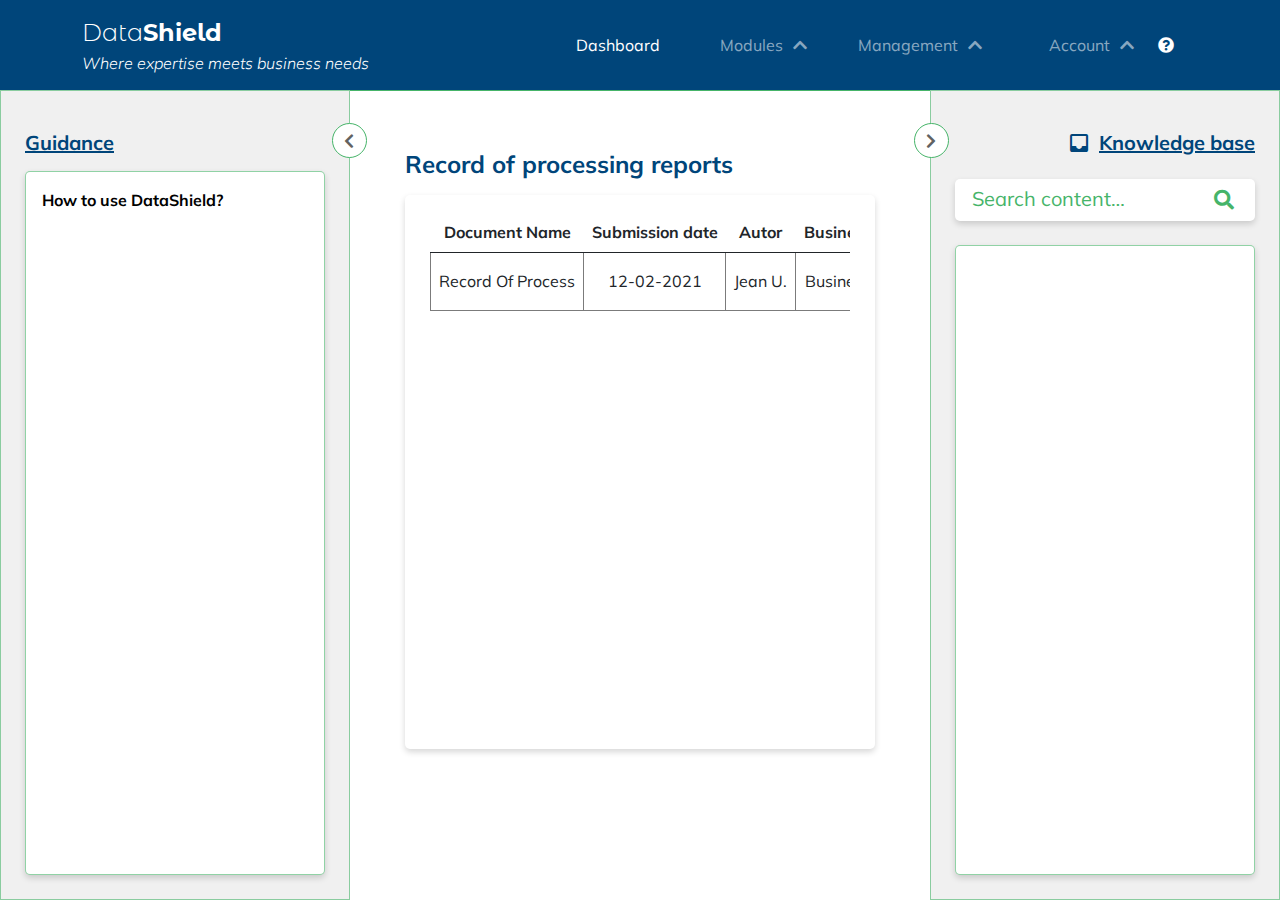
<file: dpia-reports.html>
<!DOCTYPE html>
<html lang="en">
  <head>
    <!-- Required Meta -->
    <meta charset="UTF-8" />
    <meta name="viewport" content="width=device-width, initial-scale=1.0" />
    <!-- Required Styles -->
    <link rel="stylesheet" href="./css/bootstrap/bootstrap.min.css" />
    <link rel="stylesheet" href="./css/bootstrap/all.min.css" />
    <link
      rel="stylesheet"
      href="https://fonts.googleapis.com/icon?family=Material+Icons"
    />
    <link rel="stylesheet" href="./css/style.css" />
    <title>Reports-Dashboard</title>
  </head>
  <body>
    <!-- Start of Header -->
    <header class="fixed-top bg-primary">
      <div class="container">
        <nav class="navbar navbar-expand-lg navbar-dark bg-primary">
          <div class="me-2 me-lg-3 brand">
            <a
              class="navbar-brand custom-family fw-light fs-xlarge"
              href="./index.html"
            >
              Data<span class="fw-bold">Shield</span>
            </a>
            <p class="mb-0 text-white fst-italic fw-light fs-s fs-lg-m">
              Where expertise meets business needs
            </p>
          </div>
          <button
            class="navbar-toggler px-2"
            type="button"
            data-bs-toggle="collapse"
            data-bs-target="#landingNavbar"
            aria-controls="landingNavbar"
            aria-expanded="false"
            aria-label="Toggle navigation"
          >
            <span class="navbar-toggler-icon"></span>
          </button>
          <div
            class="
              collapse
              navbar-collapse
              px-3 px-lg-0
              bg-second bg-lg-transparent
              justify-content-lg-end
            "
            id="landingNavbar"
          >
            <ul class="navbar-nav justify-content-lg-evenly mb-2 mb-lg-0">
              <li class="nav-item">
                <a
                  class="nav-link active"
                  aria-current="page"
                  href="./dashboard.html"
                  >Dashboard</a
                >
              </li>
              <li class="nav-item position-relative">
                <button
                  class="nav-link accordion-button collapsed pe-4"
                  type="button"
                  data-bs-toggle="collapse"
                  data-bs-target="#collapseOne"
                >
                  Modules
                </button>
                <ul
                  class="accordion-collapse collapse mb-3 list-unstyled"
                  id="collapseOne"
                  data-bs-parent="#landingNavbar"
                >
                  <li>
                    <a
                      class="dropdown-item mt-2"
                      href="./record-of-processing.html"
                      >Record of Processing</a
                    >
                  </li>
                  <li>
                    <a class="dropdown-item" href="./dpia.html">DPIA</a>
                  </li>
                  <li>
                    <a class="dropdown-item" href="#"
                      >Data Breaches</a
                    >
                  </li>
                  <li>
                    <a class="dropdown-item" href="./business-units.html"
                      >TPRMs</a
                    >
                  </li>
                  <li>
                    <a class="dropdown-item" href="#">Transparency & Consent</a>
                  </li>
                  <li>
                    <a class="dropdown-item mb-2" href="#"
                      >GDPR Audit</a
                    >
                  </li>
                </ul>
              </li>
              <li class="nav-item position-relative">
                <button
                  class="nav-link accordion-button collapsed pe-4"
                  type="button"
                  data-bs-toggle="collapse"
                  data-bs-target="#collapseTwo"
                >
                  Management
                </button>
                <ul
                  class="accordion-collapse collapse mb-3 list-unstyled"
                  id="collapseTwo"
                  data-bs-parent="#landingNavbar"
                >
                  <li>
                    <a class="dropdown-item mt-2" href="./business-units.html"
                      >Business Units</a
                    >
                  </li>
                  <li>
                    <a class="dropdown-item" href="./access.html">Access</a>
                  </li>
                  <li>
                    <a class="dropdown-item mb-2" href="./notifications.html"
                      >Notifications</a
                    >
                  </li>
                </ul>
              </li>
            </ul>
            <ul class="navbar-nav flex-row position-relative ms-lg-3">
              <li class="nav-item position-relative">
                <button
                  class="nav-link accordion-button collapsed pe-4"
                  type="button"
                  data-bs-toggle="collapse"
                  data-bs-target="#collapseThree"
                >
                  Account
                </button>
                <ul
                  class="accordion-collapse collapse mb-3 list-unstyled"
                  id="collapseThree"
                  data-bs-parent="#landingNavbar"
                >
                  <li>
                    <a class="dropdown-item mt-2" href="./settings.html"
                      >Settings</a
                    >
                  </li>
                  <li>
                    <a class="dropdown-item mb-2" href="./index.html"
                      >Log Out</a
                    >
                  </li>
                </ul>
              </li>
              <li class="px-4 py-2 header-help">
                <i class="fas fa-question-circle text-white"></i>
              </li>
            </ul>
          </div>
        </nav>
      </div>
    </header>
    <!-- End of Header -->

    <!-- Start of Content-box -->
    <article
      class="
        content-box
        d-flex
        g-0
        bg-white
        overflow-x-hidden
        position-relative
        custom-height
      "
      id="overlay"
    >
      <!-- Start of Guidance -->
      <aside
        class="guidance p-4 smooth d-flex flex-column flex-shrink-0"
        id="guidance"
      >
        <button
          class="expand position-absolute bg-white smooth rounded-circle"
          role="button"
          data-toggle="show"
          data-target="guidance"
          data-overlay="overlay"
        >
          <i class="fas fa-chevron-left smooth"></i>
        </button>
        <h4 class="my-3 text-decoration-underline text-primary fw-bold fs-l">
          Guidance
        </h4>
        <div class="info smooth bg-white flex-fill p-3 rounded-1 fw-bold">
          How to use DataShield?
        </div>
      </aside>
      <!-- End of Guidance -->
      
      <!--Start of Content-->
      <section class="dashboard-content flex-fill custom-height">
        <h3
          class="
            text-primary
            mt-lg-4
            fw-bold
            fs-xlarge
            text-center text-sm-start
            mb-3
            w-75
            mx-auto mx-sm-0
          "
        >
          Record of processing reports
        </h3>
        <div class="borderHover shadow smooth py-3 px-1 px-sm-4 rounded-1 h-75">
          <div class="table-responsive">
            <table class="table w-fit text-nowrap align-middle">
              <thead>
                <tr class="text-center">
                  <th>Document Name</th>
                  <th>Submission date</th>
                  <th>Autor</th>
                  <th>Business Unit</th>
                  <th></th>
                  <th></th>
                </tr>
              </thead>
              <tbody>
                <tr>
                  <td class="table-border text-center">Record Of Process</td>
                  <td class="table-border text-center">12-02-2021</td>
                  <td class="table-border text-center">Jean U.</td>
                  <td class="table-border text-center">Business Unit</td>
                  <td class="table-border text-center">
                    <a href="#" class="text-decoration-none">View & edit</a>
                  </td>
                  <td class="table-border text-center">
                    <a href="#" class="text-decoration-none d-flex align-items-center">
                      Duplicate <i class="material-icons mx-2">content_copy</i>
                    </a>
                  </td>
                  <td class="border-0">
                    <a href="./record-reports.html" class="d-inline-block text-decoration-none button-primary px-3 py-2 rounded-2">Update Record of Process</a>
                  </td>
                </tr>
              </tbody>
            </table>
          </div>
        </div>
      </section>
      <!--End of Content-->

      <!-- Start of Knowledge -->
      <aside
        class="knowledge p-4 smooth d-flex flex-column flex-shrink-0"
        id="knowledge"
      >
        <button
          class="expand position-absolute bg-white smooth rounded-circle"
          role="button"
          data-toggle="show"
          data-target="knowledge"
          data-overlay="overlay"
        >
          <i class="fas fa-chevron-right smooth"></i>
        </button>
        <div class="d-flex justify-content-end my-3">
          <i class="material-icons text-primary mx-2">inbox</i>
          <h4 class="text-decoration-underline text-primary fw-bold fs-l">
            Knowledge base
          </h4>
        </div>
        <div class="search position-relative mb-4">
          <input
            class="w-100 py-2 ps-3 pe-4 smooth"
            type="text"
            placeholder="Search content…"
          />
          <button class="position-y-center search-button bg-transparent">
            <i class="fas fa-search"></i>
          </button>
        </div>
        <div class="info smooth bg-white flex-fill p-3 rounded-1"></div>
      </aside>
      <!-- Start of Knowledge -->
    </article>
    <!-- End of Content-box -->

    <!-- Required Scripts -->
    <script src="./js/bootstrap.min.js"></script>
    <script src="./js/main.js"></script>
  </body>
</html>
</file>
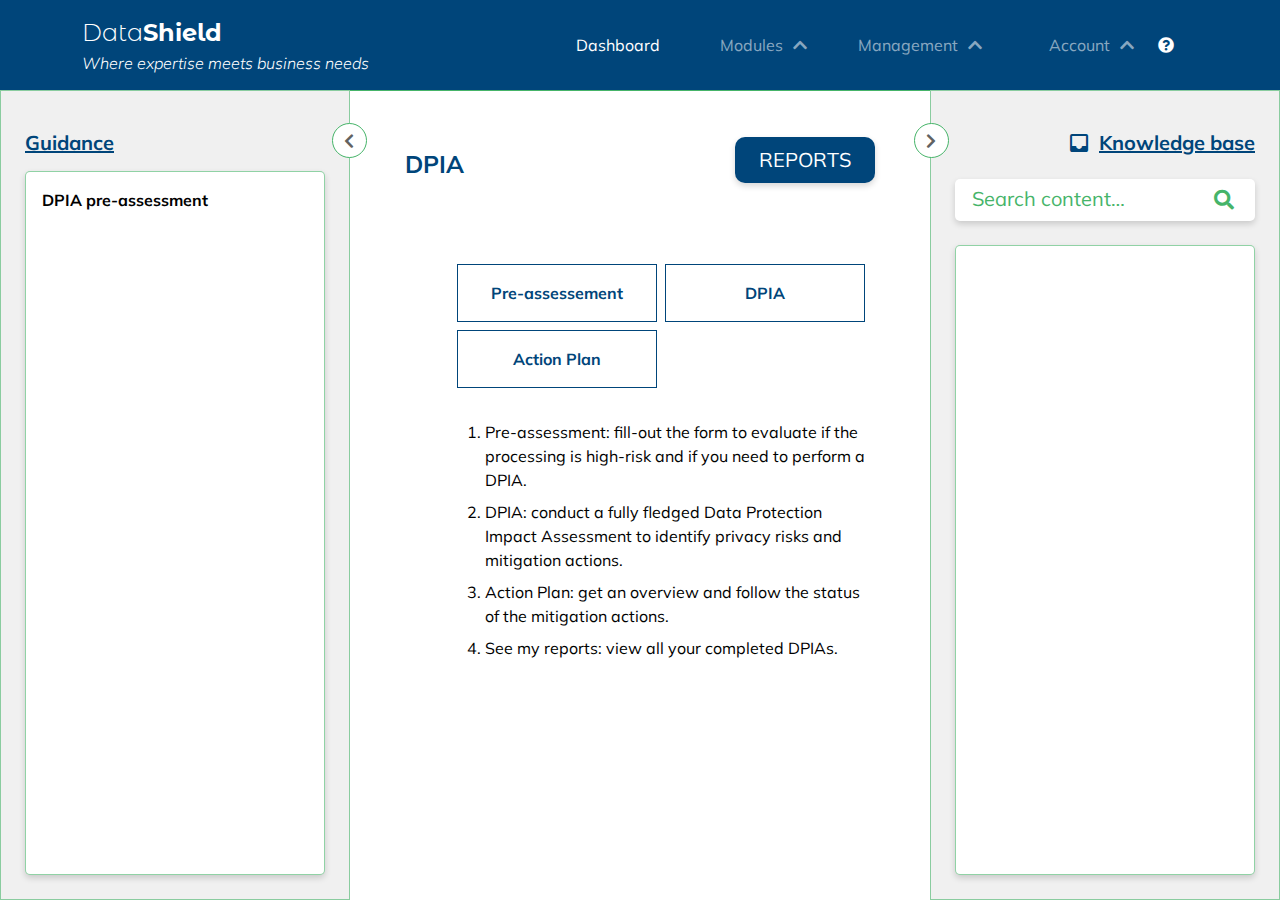
<file: dpia.html>
<!DOCTYPE html>
<html lang="en">
  <head>
    <!-- Required Meta -->
    <meta charset="UTF-8" />
    <meta name="viewport" content="width=device-width, initial-scale=1.0" />
    <!-- Required Styles -->
    <link rel="stylesheet" href="./css/bootstrap/bootstrap.min.css" />
    <link rel="stylesheet" href="./css/bootstrap/all.min.css" />
    <link
      rel="stylesheet"
      href="https://fonts.googleapis.com/icon?family=Material+Icons"
    />
    <link rel="stylesheet" href="./css/style.css" />
    <title>DPIA-Dashboard</title>
  </head>
  <body>
<!-- Start of Header -->
    <header class="fixed-top bg-primary">
      <div class="container">
        <nav class="navbar navbar-expand-lg navbar-dark bg-primary">
          <div class="me-2 me-lg-3 brand">
            <a
              class="navbar-brand custom-family fw-light fs-xlarge"
              href="./index.html"
            >
              Data<span class="fw-bold">Shield</span>
            </a>
            <p class="mb-0 text-white fst-italic fw-light fs-s fs-lg-m">
              Where expertise meets business needs
            </p>
          </div>
          <button
            class="navbar-toggler px-2"
            type="button"
            data-bs-toggle="collapse"
            data-bs-target="#landingNavbar"
            aria-controls="landingNavbar"
            aria-expanded="false"
            aria-label="Toggle navigation"
          >
            <span class="navbar-toggler-icon"></span>
          </button>
          <div
            class="
              collapse
              navbar-collapse
              px-3 px-lg-0
              bg-second bg-lg-transparent
              justify-content-lg-end
            "
            id="landingNavbar"
          >
            <ul class="navbar-nav justify-content-lg-evenly mb-2 mb-lg-0">
              <li class="nav-item">
                <a
                  class="nav-link active"
                  aria-current="page"
                  href="./dashboard.html"
                  >Dashboard</a
                >
              </li>
              <li class="nav-item position-relative">
                <button
                  class="nav-link accordion-button collapsed pe-4"
                  type="button"
                  data-bs-toggle="collapse"
                  data-bs-target="#collapseOne"
                >
                  Modules
                </button>
                <ul
                  class="accordion-collapse collapse mb-3 list-unstyled"
                  id="collapseOne"
                  data-bs-parent="#landingNavbar"
                >
                  <li>
                    <a
                      class="dropdown-item mt-2"
                      href="./record-of-processing.html"
                      >Record of Processing</a
                    >
                  </li>
                  <li>
                    <a class="dropdown-item" href="./dpia.html">DPIA</a>
                  </li>
                  <li>
                    <a class="dropdown-item" href="#"
                      >Data Breaches</a
                    >
                  </li>
                  <li>
                    <a class="dropdown-item" href="./business-units.html"
                      >TPRMs</a
                    >
                  </li>
                  <li>
                    <a class="dropdown-item" href="#">Transparency & Consent</a>
                  </li>
                  <li>
                    <a class="dropdown-item mb-2" href="#"
                      >GDPR Audit</a
                    >
                  </li>
                </ul>
              </li>
              <li class="nav-item position-relative">
                <button
                  class="nav-link accordion-button collapsed pe-4"
                  type="button"
                  data-bs-toggle="collapse"
                  data-bs-target="#collapseTwo"
                >
                  Management
                </button>
                <ul
                  class="accordion-collapse collapse mb-3 list-unstyled"
                  id="collapseTwo"
                  data-bs-parent="#landingNavbar"
                >
                  <li>
                    <a class="dropdown-item mt-2" href="./business-units.html"
                      >Business Units</a
                    >
                  </li>
                  <li>
                    <a class="dropdown-item" href="./access.html">Access</a>
                  </li>
                  <li>
                    <a class="dropdown-item mb-2" href="./notifications.html"
                      >Notifications</a
                    >
                  </li>
                </ul>
              </li>
            </ul>
            <ul class="navbar-nav flex-row position-relative ms-lg-3">
              <li class="nav-item position-relative">
                <button
                  class="nav-link accordion-button collapsed pe-4"
                  type="button"
                  data-bs-toggle="collapse"
                  data-bs-target="#collapseThree"
                >
                  Account
                </button>
                <ul
                  class="accordion-collapse collapse mb-3 list-unstyled"
                  id="collapseThree"
                  data-bs-parent="#landingNavbar"
                >
                  <li>
                    <a class="dropdown-item mt-2" href="./settings.html"
                      >Settings</a
                    >
                  </li>
                  <li>
                    <a class="dropdown-item mb-2" href="./index.html"
                      >Log Out</a
                    >
                  </li>
                </ul>
              </li>
              <li class="px-4 py-2 header-help">
                <i class="fas fa-question-circle text-white"></i>
              </li>
            </ul>
          </div>
        </nav>
      </div>
    </header>
    <!-- End of Header -->

    <!-- Start of Content-box -->
    <article
      class="
        content-box
        d-flex
        g-0
        bg-white
        overflow-x-hidden
        position-relative
        custom-height
      "
      id="overlay"
    >
      <!-- Start of Guidance -->
      <aside
        class="guidance p-4 smooth d-flex flex-column flex-shrink-0"
        id="guidance"
      >
        <button
          class="expand position-absolute bg-white smooth rounded-circle"
          role="button"
          data-toggle="show"
          data-target="guidance"
          data-overlay="overlay"
        >
          <i class="fas fa-chevron-left smooth"></i>
        </button>
        <h4 class="my-3 text-decoration-underline text-primary fw-bold fs-l">
          Guidance
        </h4>
        <div class="info fw-bold smooth bg-white flex-fill p-3 rounded-1">
          DPIA pre-assessment
        </div>
      </aside>
      <!-- End of Guidance -->
      <!--Start of Content-->
      <section class="dashboard-content flex-fill">
        <div
          class="
            d-flex
            flex-column flex-sm-row
            justify-content-center justify-content-sm-between
            align-items-center
            mb-3
          "
          >
          <h3 class="text-primary mt-lg-4 fw-bold h4 mb-3">
            DPIA
          </h3>
          <a
            href="./dpia-reports.html"
            class="
              bg-primary
              text-white
              shadow
              fs-l
              py-2
              px-4
              text-decoration-none text-uppercase
              rounded-2
            "
            data-customshow=""
          >reports</a>
        </div>
        <h4 class="step-title text-primary ms-0 ms-sm-5 mb-4 fw-bold invisible">Steps:</h4>
        <!-- Pagination Nav -->
        <div class="pagination-nav ms-0 ms-sm-5 d-flex flex-wrap mb-4 justify-content-center justify-content-sm-start">
          <button role="button" class="text-center smooth fw-bold p-3 mb-2 mx-1" data-paginationnav="pre">Pre-assessement</button>
          <button role="button" role="button" class="text-center smooth fw-bold p-3 mb-2 mx-1" data-paginationnav="dpia">DPIA</button>
          <button role="button" class="text-center smooth fw-bold p-3 mb-2 mx-1" data-paginationnav="action">Action Plan</button>
        </div>
        <div class="dpia-steps">
          <ol class="ms-0 ms-sm-5">
            <li class="mb-2">Pre-assessment: fill-out the form to evaluate if the processing is high-risk and if you need to perform a DPIA.</li>
            <li class="mb-2">DPIA: conduct a fully fledged Data Protection Impact Assessment to identify privacy risks and mitigation actions.</li>
            <li class="mb-2">Action Plan: get an overview and follow the status of the mitigation actions.</li>
            <li>See my reports: view all your completed DPIAs.</li>
          </ol>
        </div>
        <!-- DPIA Pre-assessement -->
        <div class="dpia-steps d-none" id="pre">
          <h5 class="text-primary fw-bold mb-3 text-center text-sm-start">DPIA pre-assessement</h5>
          <div class="borderHover bg-icon shadow smooth py-4 px-1 px-sm-4 rounded-1 position-relative">
            <button role="button" class="btn special-button smooth bg-primary text-white b-w position-absolute end-0 mx-3 border border-primary rounded-1 d-none" data-customshow="finish" data-paginationnav="dpia">Conduct a DPIA</button>
            <!-- Pagination Bullets -->
            <ul class="pagination-bullets list-unstyled position-relative d-flex justify-content-between mx-auto mb-4 w-50">
              <li class="d-flex justify-content-center align-items-center rounded-circle cursor-pointer smooth active" data-pagination="introduction">1</li>
              <li class="d-flex justify-content-center align-items-center rounded-circle cursor-pointer smooth" data-pagination="preAssess">2</li>
              <li class="d-flex justify-content-center align-items-center rounded-circle cursor-pointer smooth" data-pagination="finish">
                <i class="material-icons">done_all</i>
              </li>
            </ul>
            <!-- Introduction Step -->
            <form action="" class="wizard ms-4" id="introduction">
              <div class="row mb-3 px-1">
                <div class="col-12">
                  <h6 class="text-primary fw-bold mb-0">Introduction</h6>
                  <p>*Please complete the required fields</p>
                </div>
              </div>
              <div class="row mb-3 p-2">
                <div class="col-12 col-sm-5 col-xl-12 col-xxl-5">
                  <label class="form-label fw-bold">Business Unit Responsible*</label>
                </div>
                <div class="col-12 col-sm-5 col-xl-12 col-xxl-5">
                  <select
                    class="form-select form-select-sm py-2 border-primary cursor-pointer">
                    <option selected>Select Business Unit</option>
                    <option value="1">One</option>
                    <option value="2">Two</option>
                    <option value="3">Three</option>
                  </select>
                </div>
              </div>
              <div class="row mb-4 p-2">
                <div class="col-12 col-sm-5 col-xl-12 col-xxl-5">
                  <label class="form-label fw-bold">Contact person*</label>
                </div>
                <div class="col-12 col-sm-5 col-xl-12 col-xxl-5 d-flex">
                  <input type="email" class="border-0 bg-transparent px-2 py-1 w-75 f-outline-none" value="jeanclaude@company.com" readonly />
                  <i
                    class="material-icons text-primary cursor-pointer"
                    onclick="this.previousElementSibling.hasAttribute('readonly') ? this.previousElementSibling.removeAttribute('readonly') : null"
                    >
                    create
                  </i>
                </div>
              </div>
              <!-- Accordion -->
              <div class="accordion position-relative">
                <button class="expandUpDown position-absolute rounded-circle border border-primary text-primary bg-white smooth" type="button" data-bs-toggle="collapse" data-bs-target="#recordCollapse" aria-expanded="true" aria-controls="recordCollapse">
                  <i class="fas fa-chevron-up smooth"></i>
                </button>
                <div id="recordCollapse" class="collapse show smooth" aria-labelledby="headingOne">
                  <div class="row mb-4 p-2">
                    <div class="col-12 col-sm-5 col-xl-12 col-xxl-5">
                      <label class="form-label fw-bold">Product/application/activity*</label>
                    </div>
                    <div class="col-12 col-sm-7 col-xl-12 col-xxl-7">
                      <textarea class="borderHover smooth shadow rounded-1 resize-0 w-100 h-100 f-outline-none"></textarea>
                    </div>
                  </div>
                  <div class="row mb-4 p-2">
                    <div class="col-12 col-sm-5 col-xl-12 col-xxl-5">
                      <label class="form-label fw-bold">Date*</label>
                    </div>
                    <div class="col-12 col-sm-3 col-xl-12 col-xxl-3">
                      <input type="date" value="2021-08-12" class="date-pointer borderHover shadow smooth rounded-1 px-2 py-1 w-100 f-outline-none" />
                    </div>
                  </div>
                </div>
              </div>
              <button class="text-white bg-primary text-uppercase rounded-2 py-2 px-4 shadow border-primary border d-block w-fit ms-auto me-4" data-next="preAssess">next</button>
            </form>
            <!-- Pre Assessment Step -->
            <div class="wizard d-none" id="preAssess">
              <div class="accordion position-relative">
                <button class="expandUpDown position-absolute rounded-circle border border-primary text-primary bg-white smooth" type="button" data-bs-toggle="collapse" data-bs-target="#recordCollapse" aria-expanded="true" aria-controls="recordCollapse">
                  <i class="fas fa-chevron-up smooth"></i>
                </button>
                <div class="row mb-3 px-1">
                  <div class="col-12">
                    <h6 class="text-primary fw-bold mb-0">Pre-assessment</h6>
                    <p>*Please answer yes when applicable.</p>
                  </div>
                </div>
                <div id="recordCollapse" class="collapse show smooth" aria-labelledby="headingOne">
                  <div class="table-responsive ms-4">
                    <table class="table border border-bdColor align-middle w-responsive">
                      <thead>
                        <tr>
                          <th class="col-6 border-bdColor" scope="col"></th>
                          <th class="col-2 text-center border-bdColor" scope="col">Answer</th>
                          <th class="col-2 text-center border-bdColor" scope="col">Risk</th>
                          <th class="col-2 text-center border-bdColor" scope="col">Action</th>
                        </tr>
                      </thead>
                      <tbody>
                        <tr>
                          <td class="col-6" scope="col">
                            <span class="d-inline-block px-2 fw-bold text-white bg-primary rounded-circle me-1">?</span>
                            <p class="fw-bold ms-3">The processing activity involves automated evaluation or scoring of personal aspects such as profiling and predicting (e.g., credit risk profiling, investment profile, advertisement).</p>
                            <textarea class="borderHover smooth shadow rounded-1 resize-0 w-100 f-outline-none p-2 ms-3 fs-s">Add a comment…</textarea>
                          </td>
                          <td class="col-2 clearfix" scope="col">
                            <div class="form-check float-start ms-4 me-3">
                              <input class="form-check-input cursor-pointer" type="radio" name="yes1" id="yes1" data-yes="1">
                              <label class="form-check-label text-uppercase cursor-pointer" for="yes1" data-yes="1">
                                yes
                              </label>
                            </div>
                            <div class="form-check float-start">
                              <input class="form-check-input cursor-pointer" type="radio" name="yes1" id="no1" data-no="1">
                              <label class="form-check-label text-uppercase cursor-pointer" for="no1" data-no="1">
                                no
                              </label>
                            </div>
                          </td>
                          <td class="col-2 text-center">
                            <span class="text-uppercase low text-white p-2 fw-bold">low</span>
                          </td>
                          <td class="col-2 text-center">
                            <button role="button" class="btn rounded-2 p-2 b-w fs-s smooth border" data-paginationnav="dpia" id="1" disabled>Conduct a DPIA</button>
                          </td>
                        </tr>
                        <tr>
                          <td class="col-6" scope="col">
                            <span class="d-inline-block px-2 fw-bold text-white bg-primary rounded-circle me-1">?</span>
                            <p class="fw-bold ms-3">The processing activity is made on sensitive data or data of highly personal nature (e.g., criminal convictions, health data, financial history, data on poverty, unemployment, the involvement of youth services or social work, data on domestic and private activities, location data).</p>
                            <textarea class="borderHover smooth shadow rounded-1 resize-0 w-100 f-outline-none p-2 ms-3 fs-s">Add a comment…</textarea>
                          </td>
                          <td class="col-2 clearfix" scope="col">
                            <div class="form-check float-start ms-4 me-3">
                              <input class="form-check-input cursor-pointer" type="radio" name="yes2" id="yes2" data-yes="2">
                              <label class="form-check-label text-uppercase cursor-pointer" for="yes2" data-yes="2">
                                yes
                              </label>
                            </div>
                            <div class="form-check float-start">
                              <input class="form-check-input cursor-pointer" type="radio" name="yes2" id="no2" data-no="2">
                              <label class="form-check-label text-uppercase cursor-pointer" for="no2" data-no="2">
                                no
                              </label>
                            </div>
                          </td>
                          <td class="col-2 text-center">
                            <span class="text-uppercase low text-white p-2 fw-bold">low</span>
                          </td>
                          <td class="col-2 text-center">
                            <button role="button" class="btn rounded-2 p-2 b-w fs-s smooth border" data-paginationnav="dpia" id="2" disabled>No action required</button>
                          </td>
                        </tr>
                        <tr>
                          <td class="col-6" scope="col">
                            <span class="d-inline-block px-2 fw-bold text-white bg-primary rounded-circle me-1">?</span>
                            <p class="fw-bold ms-3">The processing activity involves systematic monitoring (e.g., geolocation tracking, camera surveillance on a publically accessible area).</p>
                            <textarea class="borderHover smooth shadow rounded-1 resize-0 w-100 f-outline-none p-2 ms-3 fs-s">Add a comment…</textarea>
                          </td>
                          <td class="col-2 clearfix" scope="col">
                            <div class="form-check float-start ms-4 me-3">
                              <input class="form-check-input cursor-pointer" type="radio" name="yes3" id="yes3" data-yes="3">
                              <label class="form-check-label text-uppercase cursor-pointer" for="yes3" data-yes="3">
                                yes
                              </label>
                            </div>
                            <div class="form-check float-start">
                              <input class="form-check-input cursor-pointer" type="radio" name="yes3" id="no3" data-no="3">
                              <label class="form-check-label text-uppercase cursor-pointer" for="no3" data-no="3">
                                no
                              </label>
                            </div>
                          </td>
                          <td class="col-2 text-center">
                            <span class="text-uppercase low text-white p-2 fw-bold">low</span>
                          </td>
                          <td class="col-2 text-center">
                            <button role="button" class="btn rounded-2 p-2 b-w fs-s smooth border" data-paginationnav="dpia" id="3" disabled>No action required</button>
                          </td>
                        </tr>
                        <tr>
                          <td class="col-6" scope="col">
                            <span class="d-inline-block px-2 fw-bold text-white bg-primary rounded-circle me-1">?</span>
                            <p class="fw-bold ms-3">The processing activity involves data processed on a large scale (e.g.,publically accessible area, large volume of data).</p>
                            <textarea class="borderHover smooth shadow rounded-1 resize-0 w-100 f-outline-none p-2 ms-3 fs-s">Add a comment…</textarea>
                          </td>
                          <td class="col-2 clearfix" scope="col">
                            <div class="form-check float-start ms-4 me-3">
                              <input class="form-check-input cursor-pointer" type="radio" name="yes4" id="yes4" data-yes="4">
                              <label class="form-check-label text-uppercase cursor-pointer" for="yes4" data-yes="4">
                                yes
                              </label>
                            </div>
                            <div class="form-check float-start">
                              <input class="form-check-input cursor-pointer" type="radio" name="yes4" id="no4" data-no="4">
                              <label class="form-check-label text-uppercase cursor-pointer" for="no4" data-no="4">
                                no
                              </label>
                            </div>
                          </td>
                          <td class="col-2 text-center">
                            <span class="text-uppercase low text-white p-2 fw-bold">low</span>
                          </td>
                          <td class="col-2 text-center">
                            <button role="button" class="btn rounded-2 p-2 b-w fs-s smooth border" data-paginationnav="dpia" id="4" disabled>No action required</button>
                          </td>
                        </tr>
                        <tr>
                          <td class="col-6" scope="col">
                            <span class="d-inline-block px-2 fw-bold text-white bg-primary rounded-circle me-1">?</span>
                            <p class="fw-bold ms-3">The processing activity involves  matching or combining datasets.</p>
                            <textarea class="borderHover smooth shadow rounded-1 resize-0 w-100 f-outline-none p-2 ms-3 fs-s">Add a comment…</textarea>
                          </td>
                          <td class="col-2 clearfix" scope="col">
                            <div class="form-check float-start ms-4 me-3">
                              <input class="form-check-input cursor-pointer" type="radio" name="yes5" id="yes5" data-yes="5">
                              <label class="form-check-label text-uppercase cursor-pointer" for="yes5" data-yes="5">
                                yes
                              </label>
                            </div>
                            <div class="form-check float-start">
                              <input class="form-check-input cursor-pointer" type="radio" name="yes5" id="no5" data-no="5">
                              <label class="form-check-label text-uppercase cursor-pointer" for="no5" data-no="5">
                                no
                              </label>
                            </div>
                          </td>
                          <td class="col-2 text-center">
                            <span class="text-uppercase low text-white p-2 fw-bold">low</span>
                          </td>
                          <td class="col-2 text-center">
                            <button role="button" class="btn rounded-2 p-2 b-w fs-s smooth border" data-paginationnav="dpia" id="5" disabled>No action required</button>
                          </td>
                        </tr>
                        <tr>
                          <td class="col-6" scope="col">
                            <span class="d-inline-block px-2 fw-bold text-white bg-primary rounded-circle me-1">?</span>
                            <p class="fw-bold ms-3">The processing activity involves data concerning vulnerable data subjects (e.g., children).</p>
                            <textarea class="borderHover smooth shadow rounded-1 resize-0 w-100 f-outline-none p-2 ms-3 fs-s">Add a comment…</textarea>
                          </td>
                          <td class="col-2 clearfix" scope="col">
                            <div class="form-check float-start ms-4 me-3">
                              <input class="form-check-input cursor-pointer" type="radio" name="yes6" id="yes6" data-yes="6">
                              <label class="form-check-label text-uppercase cursor-pointer" for="yes6" data-yes="6">
                                yes
                              </label>
                            </div>
                            <div class="form-check float-start">
                              <input class="form-check-input cursor-pointer" type="radio" name="yes6" id="no6" data-no="6">
                              <label class="form-check-label text-uppercase cursor-pointer" for="no6" data-no="6">
                                no
                              </label>
                            </div>
                          </td>
                          <td class="col-2 text-center">
                            <span class="text-uppercase low text-white p-2 fw-bold">low</span>
                          </td>
                          <td class="col-2 text-center">
                            <button role="button" class="btn rounded-2 p-2 b-w fs-s smooth border" data-paginationnav="dpia" id="6" disabled>No action required</button>
                          </td>
                        </tr>
                        <tr>
                          <td class="col-6" scope="col">
                            <span class="d-inline-block px-2 fw-bold text-white bg-primary rounded-circle me-1">?</span>
                            <p class="fw-bold ms-3">The processing activity involves innovative use or applying new technological or organisational solutions.</p>
                            <textarea class="borderHover smooth shadow rounded-1 resize-0 w-100 f-outline-none p-2 ms-3 fs-s">Add a comment…</textarea>
                          </td>
                          <td class="col-2 clearfix" scope="col">
                            <div class="form-check float-start ms-4 me-3">
                              <input class="form-check-input cursor-pointer" type="radio" name="yes7" id="yes7" data-yes="7">
                              <label class="form-check-label text-uppercase cursor-pointer" for="yes7" data-yes="7">
                                yes
                              </label>
                            </div>
                            <div class="form-check float-start">
                              <input class="form-check-input cursor-pointer" type="radio" name="yes7" id="no7" data-no="7">
                              <label class="form-check-label text-uppercase cursor-pointer" for="no7" data-no="7">
                                no
                              </label>
                            </div>
                          </td>
                          <td class="col-2 text-center">
                            <span class="text-uppercase low text-white p-2 fw-bold">low</span>
                          </td>
                          <td class="col-2 text-center">
                            <button role="button" class="btn rounded-2 p-2 b-w fs-s smooth border" data-paginationnav="dpia" id="7" disabled>No action required</button>
                          </td>
                        </tr>
                        <tr>
                          <td class="col-6" scope="col">
                            <span class="d-inline-block px-2 fw-bold text-white bg-primary rounded-circle me-1">?</span>
                            <p class="fw-bold ms-3">The processing activity makes use of biometric data for identification purposes (e.g., fingerprint scan for building entering).</p>
                            <textarea class="borderHover smooth shadow rounded-1 resize-0 w-100 f-outline-none p-2 ms-3 fs-s">Add a comment…</textarea>
                          </td>
                          <td class="col-2 clearfix" scope="col">
                            <div class="form-check float-start ms-4 me-3">
                              <input class="form-check-input cursor-pointer" type="radio" name="yes8" id="yes8" data-yes="8">
                              <label class="form-check-label text-uppercase cursor-pointer" for="yes8" data-yes="8">
                                yes
                              </label>
                            </div>
                            <div class="form-check float-start">
                              <input class="form-check-input cursor-pointer" type="radio" name="yes8" id="no8" data-no="8">
                              <label class="form-check-label text-uppercase cursor-pointer" for="no8" data-no="8">
                                no
                              </label>
                            </div>
                          </td>
                          <td class="col-2 text-center">
                            <span class="text-uppercase low text-white p-2 fw-bold">low</span>
                          </td>
                          <td class="col-2 text-center">
                            <button role="button" class="btn rounded-2 p-2 b-w fs-s smooth border" data-paginationnav="dpia" id="8" disabled>No action required</button>
                          </td>
                        </tr>
                        <tr>
                          <td class="col-6" scope="col">
                            <span class="d-inline-block px-2 fw-bold text-white bg-primary rounded-circle me-1">?</span>
                            <p class="fw-bold ms-3">The processing activity involves large-scale and/or systematic processing of telephony, Internet or other communication data, metadata or data relating to the location of natural persons or leading to natural persons (e.g. wifi-tracking or the processing of location data), where the processing is not strictly necessary for a service requested by the person concerned;</p>
                            <textarea class="borderHover smooth shadow rounded-1 resize-0 w-100 f-outline-none p-2 ms-3 fs-s">Add a comment…</textarea>
                          </td>
                          <td class="col-2 clearfix" scope="col">
                            <div class="form-check float-start ms-4 me-3">
                              <input class="form-check-input cursor-pointer" type="radio" name="yes9" id="yes9" data-yes="9">
                              <label class="form-check-label text-uppercase cursor-pointer" for="yes9" data-yes="9">
                                yes
                              </label>
                            </div>
                            <div class="form-check float-start">
                              <input class="form-check-input cursor-pointer" type="radio" name="yes9" id="no9" data-no="9">
                              <label class="form-check-label text-uppercase cursor-pointer" for="no9" data-no="9">
                                no
                              </label>
                            </div>
                          </td>
                          <td class="col-2 text-center">
                            <span class="text-uppercase low text-white p-2 fw-bold">low</span>
                          </td>
                          <td class="col-2 text-center">
                            <button role="button" class="btn rounded-2 p-2 b-w fs-s smooth border" data-paginationnav="dpia" id="9" disabled>No action required</button>
                          </td>
                        </tr>
                        <tr>
                          <td class="col-6" scope="col">
                            <span class="d-inline-block px-2 fw-bold text-white bg-primary rounded-circle me-1">?</span>
                            <p class="fw-bold ms-3">Data collected on a large scale from third parties in order to analyse or predict the economic situation, health, personal preferences or interests, reliability or behaviour, location or movement of natural persons;</p>
                            <textarea class="borderHover smooth shadow rounded-1 resize-0 w-100 f-outline-none p-2 ms-3 fs-s">Add a comment…</textarea>
                          </td>
                          <td class="col-2 clearfix" scope="col">
                            <div class="form-check float-start ms-4 me-3">
                              <input class="form-check-input cursor-pointer" type="radio" name="yes10" id="yes10" data-yes="10">
                              <label class="form-check-label text-uppercase cursor-pointer" for="yes10" data-yes="10">
                                yes
                              </label>
                            </div>
                            <div class="form-check float-start">
                              <input class="form-check-input cursor-pointer" type="radio" name="yes10" id="no10" data-no="10">
                              <label class="form-check-label text-uppercase cursor-pointer" for="no10" data-no="10">
                                no
                              </label>
                            </div>
                          </td>
                          <td class="col-2 text-center">
                            <span class="text-uppercase low text-white p-2 fw-bold">low</span>
                          </td>
                          <td class="col-2 text-center">
                            <button role="button" class="btn rounded-2 p-2 b-w fs-s smooth border" data-paginationnav="dpia" id="10" disabled>No action required</button>
                          </td>
                        </tr>
                        <tr>
                          <td class="col-6" scope="col">
                            <span class="d-inline-block px-2 fw-bold text-white bg-primary rounded-circle me-1">?</span>
                            <p class="fw-bold ms-3">Processing operations which consist of or include regular and systematic monitoring of the activities of employees, provided that they may produce legal effects with regard to employees or affect them in a significant way.</p>
                            <textarea class="borderHover smooth shadow rounded-1 resize-0 w-100 f-outline-none p-2 ms-3 fs-s">Add a comment…</textarea>
                          </td>
                          <td class="col-2 clearfix" scope="col">
                            <div class="form-check float-start ms-4 me-3">
                              <input class="form-check-input cursor-pointer" type="radio" name="yes11" id="yes11" data-yes="11">
                              <label class="form-check-label text-uppercase cursor-pointer" for="yes11" data-yes="11">
                                yes
                              </label>
                            </div>
                            <div class="form-check float-start">
                              <input class="form-check-input cursor-pointer" type="radio" name="yes11" id="no11" data-no="11">
                              <label class="form-check-label text-uppercase cursor-pointer" for="no11" data-no="11">
                                no
                              </label>
                            </div>
                          </td>
                          <td class="col-2 text-center">
                            <span class="text-uppercase low text-white p-2 fw-bold">low</span>
                          </td>
                          <td class="col-2 text-center">
                            <button role="button" class="btn rounded-2 p-2 b-w fs-s smooth border" data-paginationnav="dpia" id="11" disabled>No action required</button>
                          </td>
                        </tr>
                        <tr>
                          <td class="col-6" scope="col">
                            <span class="d-inline-block px-2 fw-bold text-white bg-primary rounded-circle me-1">?</span>
                            <p class="fw-bold ms-3">Personal data is collected from third parties in order to be subsequently taken into account in the decision to refuse or terminate a specific service contract with a natural person.</p>
                            <textarea class="borderHover smooth shadow rounded-1 resize-0 w-100 f-outline-none p-2 ms-3 fs-s">Add a comment…</textarea>
                          </td>
                          <td class="col-2 clearfix" scope="col">
                            <div class="form-check float-start ms-4 me-3">
                              <input class="form-check-input cursor-pointer" type="radio" name="yes12" id="yes12" data-yes="12">
                              <label class="form-check-label text-uppercase cursor-pointer" for="yes12" data-yes="12">
                                yes
                              </label>
                            </div>
                            <div class="form-check float-start">
                              <input class="form-check-input cursor-pointer" type="radio" name="yes12" id="no12" data-no="12">
                              <label class="form-check-label text-uppercase cursor-pointer" for="no12" data-no="12">
                                no
                              </label>
                            </div>
                          </td>
                          <td class="col-2 text-center">
                            <span class="text-uppercase low text-white p-2 fw-bold">low</span>
                          </td>
                          <td class="col-2 text-center">
                            <button role="button" class="btn rounded-2 p-2 b-w fs-s smooth border" data-paginationnav="dpia" id="12" disabled>No action required</button>
                          </td>
                        </tr>
                      </tbody>
                    </table>
                  </div>
                </div>
              </div>
              <button class="ms-4 text-white bg-primary text-uppercase rounded-2 py-2 px-4 shadow border-primary border" data-back="introduction">back</button>
              <button class="text-white bg-primary text-uppercase rounded-2 py-2 px-4 shadow border-primary border float-end me-4" data-next="finish">next</button>
            </div>
            <!-- Finish step -->
            <div class="wizard d-none" id="finish">
              <h4 class="text-primary fw-bold text-center mb-4">Congratulations!</h4>
              <p class="fw-bold lh-sm text-primary text-center w-75 mx-auto px-5 mb-4">
                You finished a new process!<br />
                You can now notify your top management or export the report as a PDF or xls file. You can always view and modify your process in report menu.
              </p>
              <!-- Options -->
              <div class="d-flex flex-wrap justify-content-center mb-4">
                <button type="button" class="borderHover shadow smooth bg-white text-primary text-uppercase fw-bold py-2 px-3 b-w rounded-2 mx-4 mb-3" data-bs-toggle="modal" data-bs-target="#notify">
                  notify
                </button>
                <button type="button" class="borderHover shadow smooth bg-white text-primary text-uppercase fw-bold py-2 px-3 b-w rounded-2 mx-4 mb-3">
                  <img src="./images/pdf-image.png" alt="PDF" />export
                </button>
                <button type="button" class="borderHover shadow smooth bg-white text-primary text-uppercase fw-bold py-2 px-3 b-w rounded-2 mx-4 mb-3">
                  <img src="./images/xcel-image.png" alt="XCEL" />export
                </button>
              </div>
              <!-- Notify -->
              <div class="modal fade" id="notify" tabindex="-1" aria-labelledby="notifyLabel" aria-hidden="true">
                <div class="modal-dialog modal-dialog-centered">
                  <div class="modal-content border-3 border-primary rounded-1 p-3 align-items-center">
                    <button type="button" class="btn-close fs-s ms-auto" data-bs-dismiss="modal" aria-label="Close"></button>
                    <a href="./dashboard.html" class="mb-4">
                      <i class="material-icons text-white bg-primary fs-1 p-3 rounded-circle">done_all</i>
                    </a>
                    <p class="text-center">You just notified your top management. It will be able to comment your answers.</p>
                  </div>
                </div>
              </div>
              <!-- Record Details -->
              <span class="d-block text-center mb-3">Document overview:</span>
              <!-- Accordion -->
              <div class="accordion position-relative">
                <button class="expandUpDown position-absolute rounded-circle border border-primary text-primary bg-white smooth" type="button" data-bs-toggle="collapse" data-bs-target="#recordCollapse" aria-expanded="true" aria-controls="recordCollapse">
                  <i class="fas fa-chevron-up smooth"></i>
                </button>
                <div id="recordCollapse" class="collapse show smooth" aria-labelledby="headingOne">
                  <!-- Introduction Details -->
                  <div class="bg-white px-3 py-4 rounded-1 border border-bdColor position-relative mb-3">
                    <button role="button" class="text-white text-uppercase b-w py-2 px-3 rounded-2 bg-primary border fs-l border-primary position-absolute end-0 mx-3" data-edit="introduction">edit</button>
                    <h5 class="text-primary fw-bold mb-4">Introduction</h5>
                    <div class="row ms-1 mb-3">
                      <div class="col-12 col-sm-5 col-xl-12 col-xxl-5">
                        <label class="form-label fw-bold">Business Unit Responsible*</label>
                      </div>
                      <div class="col-12 col-sm-4 col-xl-12 col-xxl-4">
                        <select
                          class="form-select form-select-sm py-2 border-primary bg-white" disabled>
                          <option value="finance" selected>Finance</option>
                          <option value="2">Two</option>
                          <option value="3">Three</option>
                        </select>
                      </div>
                    </div>
                    <div class="row ms-1 mb-3">
                      <div class="col-12 col-sm-5 col-xl-12 col-xxl-5">
                        <label class="form-label fw-bold">Contact Person</label>
                      </div>
                      <div class="col-12 col-sm-4 col-xl-12 col-xxl-4">jeanedouard@company.com</div>
                    </div>
                    <div class="row ms-1 mb-3">
                      <div class="col-12 col-sm-5 col-xl-12 col-xxl-5">
                        <label class="form-label fw-bold">Product/application/activity*</label>
                      </div>
                      <div class="col-12 col-sm-4 col-xl-12 col-xxl-4">Lorem ipsum dolor sit amet, consetetur sadipscing elitr, sed diam nonumy eirmod tempor invidunt ut labore et dolore magna aliquyam erat, sed diam voluptua. At vero eos et accusam et justo duo dolores et ea rebum. Stet</div>
                    </div>
                    <div class="row ms-1">
                      <div class="col-12 col-sm-5 col-xl-12 col-xxl-5">
                        <label class="form-label fw-bold">Date*</label>
                      </div>
                      <div class="col-12 col-sm-4 col-xl-12 col-xxl-4">
                        <input type="date" value="2021-08-12" class="shadow smooth borderHover p-2 rounded-1 f-outline-none" disabled />
                      </div>
                    </div>
                  </div>
                  <!-- Pre Assessment Details -->
                  <div class="bg-white px-3 py-4 rounded-1 border border-bdColor position-relative mb-3">
                    <button role="button" class="text-white text-uppercase b-w py-2 px-3 rounded-2 bg-primary border fs-l border-primary position-absolute end-0 mx-3" data-edit="preAssess">edit</button>
                    <div class="table-responsive mt-5 pt-3">
                      <table class="table align-middle border border-bdColor w-responsive">
                        <thead>
                          <tr>
                            <th class="col-6 border-bdColor" scope="col"></th>
                            <th class="col-2 text-center border-bdColor" scope="col">Answer</th>
                            <th class="col-2 text-center border-bdColor" scope="col">Risk</th>
                            <th class="col-2 text-center border-bdColor" scope="col">Action</th>
                          </tr>
                        </thead>
                        <tbody>
                          <tr>
                            <td class="col-6" scope="col">
                              <span class="d-inline-block px-2 fw-bold text-white bg-primary rounded-circle me-1">?</span>
                              <p class="fw-bold ms-3">The processing activity involves automated evaluation or scoring of personal aspects such as profiling and predicting (e.g., credit risk profiling, investment profile, advertisement).</p>
                              <textarea class="borderHover smooth shadow rounded-1 resize-0 w-100 f-outline-none p-2 ms-3 fs-s" readonly>Add a comment…</textarea>
                            </td>
                            <td class="col-2 text-center text-uppercase" scope="col">no</td>
                            <td class="col-2 text-center">
                              <span class="text-uppercase low text-white p-2 fw-bold">low</span>
                            </td>
                            <td class="col-2 text-center">
                              <span class="rounded-2 p-2 b-w fs-s smooth border">No action required</span>
                            </td>
                          </tr>
                          <tr>
                            <td class="col-6" scope="col">
                              <span class="d-inline-block px-2 fw-bold text-white bg-primary rounded-circle me-1">?</span>
                              <p class="fw-bold ms-3">The processing activity is made on sensitive data or data of highly personal nature (e.g., criminal convictions, health data, financial history, data on poverty, unemployment, the involvement of youth services or social work, data on domestic and private activities, location data).</p>
                              <textarea class="borderHover smooth shadow rounded-1 resize-0 w-100 f-outline-none p-2 ms-3 fs-s" readonly>Add a comment…</textarea>
                            </td>
                            <td class="col-2 text-center text-uppercase" scope="col">no</td>
                            <td class="col-2 text-center">
                              <span class="text-uppercase low text-white p-2 fw-bold">low</span>
                            </td>
                            <td class="col-2 text-center">
                              <span class="rounded-2 p-2 b-w fs-s smooth border">No action required</span>
                            </td>
                          </tr>
                          <tr>
                            <td class="col-6" scope="col">
                              <span class="d-inline-block px-2 fw-bold text-white bg-primary rounded-circle me-1">?</span>
                              <p class="fw-bold ms-3">The processing activity involves systematic monitoring (e.g., geolocation tracking, camera surveillance on a publically accessible area).</p>
                              <textarea class="borderHover smooth shadow rounded-1 resize-0 w-100 f-outline-none p-2 ms-3 fs-s" readonly>Add a comment…</textarea>
                            </td>
                            <td class="col-2 text-center text-uppercase" scope="col">no</td>
                            <td class="col-2 text-center">
                              <span class="text-uppercase low text-white p-2 fw-bold">low</span>
                            </td>
                            <td class="col-2 text-center">
                              <span role="button" class="btn rounded-2 p-2 b-w fs-s smooth border">No action required</span>
                            </td>
                          </tr>
                          <tr>
                            <td class="col-6" scope="col">
                              <span class="d-inline-block px-2 fw-bold text-white bg-primary rounded-circle me-1">?</span>
                              <p class="fw-bold ms-3">The processing activity involves data processed on a large scale (e.g.,publically accessible area, large volume of data).</p>
                              <textarea class="borderHover smooth shadow rounded-1 resize-0 w-100 f-outline-none p-2 ms-3 fs-s" readonly>Add a comment…</textarea>
                            </td>
                            <td class="col-2 text-center text-uppercase" scope="col">no</td>
                            <td class="col-2 text-center">
                              <span class="text-uppercase low text-white p-2 fw-bold">low</span>
                            </td>
                            <td class="col-2 text-center">
                              <span role="button" class="btn rounded-2 p-2 b-w fs-s smooth border">No action required</span>
                            </td>
                          </tr>
                          <tr>
                            <td class="col-6" scope="col">
                              <span class="d-inline-block px-2 fw-bold text-white bg-primary rounded-circle me-1">?</span>
                              <p class="fw-bold ms-3">The processing activity involves  matching or combining datasets.</p>
                              <textarea class="borderHover smooth shadow rounded-1 resize-0 w-100 f-outline-none p-2 ms-3 fs-s" readonly>Add a comment…</textarea>
                            </td>
                            <td class="col-2 text-center text-uppercase" scope="col">no</td>
                            <td class="col-2 text-center">
                              <span class="text-uppercase low text-white p-2 fw-bold">low</span>
                            </td>
                            <td class="col-2 text-center">
                              <span role="button" class="btn rounded-2 p-2 b-w fs-s smooth border">No action required</span>
                            </td>
                          </tr>
                          <tr>
                            <td class="col-6" scope="col">
                              <span class="d-inline-block px-2 fw-bold text-white bg-primary rounded-circle me-1">?</span>
                              <p class="fw-bold ms-3">The processing activity involves data concerning vulnerable data subjects (e.g., children).</p>
                              <textarea class="borderHover smooth shadow rounded-1 resize-0 w-100 f-outline-none p-2 ms-3 fs-s" readonly>Add a comment…</textarea>
                            </td>
                            <td class="col-2 text-center text-uppercase" scope="col">no</td>
                            <td class="col-2 text-center">
                              <span class="text-uppercase low text-white p-2 fw-bold">low</span>
                            </td>
                            <td class="col-2 text-center">
                              <span role="button" class="btn rounded-2 p-2 b-w fs-s smooth border">No action required</span>
                            </td>
                          </tr>
                          <tr>
                            <td class="col-6" scope="col">
                              <span class="d-inline-block px-2 fw-bold text-white bg-primary rounded-circle me-1">?</span>
                              <p class="fw-bold ms-3">The processing activity involves innovative use or applying new technological or organisational solutions.</p>
                              <textarea class="borderHover smooth shadow rounded-1 resize-0 w-100 f-outline-none p-2 ms-3 fs-s" readonly>Add a comment…</textarea>
                            </td>
                            <td class="col-2 text-center text-uppercase" scope="col">no</td>
                            <td class="col-2 text-center">
                              <span class="text-uppercase low text-white p-2 fw-bold">low</span>
                            </td>
                            <td class="col-2 text-center">
                              <span role="button" class="btn rounded-2 p-2 b-w fs-s smooth border">No action required</span>
                            </td>
                          </tr>
                          <tr>
                            <td class="col-6" scope="col">
                              <span class="d-inline-block px-2 fw-bold text-white bg-primary rounded-circle me-1">?</span>
                              <p class="fw-bold ms-3">The processing activity makes use of biometric data for identification purposes (e.g., fingerprint scan for building entering).</p>
                              <textarea class="borderHover smooth shadow rounded-1 resize-0 w-100 f-outline-none p-2 ms-3 fs-s" readonly>Add a comment…</textarea>
                            </td>
                            <td class="col-2 text-center text-uppercase" scope="col">no</td>
                            <td class="col-2 text-center">
                              <span class="text-uppercase low text-white p-2 fw-bold">low</span>
                            </td>
                            <td class="col-2 text-center">
                              <span role="button" class="btn rounded-2 p-2 b-w fs-s smooth border">No action required</span>
                            </td>
                          </tr>
                          <tr>
                            <td class="col-6" scope="col">
                              <span class="d-inline-block px-2 fw-bold text-white bg-primary rounded-circle me-1">?</span>
                              <p class="fw-bold ms-3">The processing activity involves large-scale and/or systematic processing of telephony, Internet or other communication data, metadata or data relating to the location of natural persons or leading to natural persons (e.g. wifi-tracking or the processing of location data), where the processing is not strictly necessary for a service requested by the person concerned;</p>
                              <textarea class="borderHover smooth shadow rounded-1 resize-0 w-100 f-outline-none p-2 ms-3 fs-s" readonly>Add a comment…</textarea>
                            </td>
                            <td class="col-2 text-center text-uppercase" scope="col">no</td>
                            <td class="col-2 text-center">
                              <span class="text-uppercase low text-white p-2 fw-bold">low</span>
                            </td>
                            <td class="col-2 text-center">
                              <span role="button" class="btn rounded-2 p-2 b-w fs-s smooth border">No action required</span>
                            </td>
                          </tr>
                          <tr>
                            <td class="col-6" scope="col">
                              <span class="d-inline-block px-2 fw-bold text-white bg-primary rounded-circle me-1">?</span>
                              <p class="fw-bold ms-3">Data collected on a large scale from third parties in order to analyse or predict the economic situation, health, personal preferences or interests, reliability or behaviour, location or movement of natural persons;</p>
                              <textarea class="borderHover smooth shadow rounded-1 resize-0 w-100 f-outline-none p-2 ms-3 fs-s" readonly>Add a comment…</textarea>
                            </td>
                            <td class="col-2 text-center text-uppercase" scope="col">no</td>
                            <td class="col-2 text-center">
                              <span class="text-uppercase low text-white p-2 fw-bold">low</span>
                            </td>
                            <td class="col-2 text-center">
                              <span role="button" class="btn rounded-2 p-2 b-w fs-s smooth border">No action required</span>
                            </td>
                          </tr>
                          <tr>
                            <td class="col-6" scope="col">
                              <span class="d-inline-block px-2 fw-bold text-white bg-primary rounded-circle me-1">?</span>
                              <p class="fw-bold ms-3">Processing operations which consist of or include regular and systematic monitoring of the activities of employees, provided that they may produce legal effects with regard to employees or affect them in a significant way.</p>
                              <textarea class="borderHover smooth shadow rounded-1 resize-0 w-100 f-outline-none p-2 ms-3 fs-s" readonly>Add a comment…</textarea>
                            </td>
                            <td class="col-2 text-center text-uppercase" scope="col">no</td>
                            <td class="col-2 text-center">
                              <span class="text-uppercase low text-white p-2 fw-bold">low</span>
                            </td>
                            <td class="col-2 text-center">
                              <span role="button" class="btn rounded-2 p-2 b-w fs-s smooth border">No action required</span>
                            </td>
                          </tr>
                          <tr>
                            <td class="col-6" scope="col">
                              <span class="d-inline-block px-2 fw-bold text-white bg-primary rounded-circle me-1">?</span>
                              <p class="fw-bold ms-3">Personal data is collected from third parties in order to be subsequently taken into account in the decision to refuse or terminate a specific service contract with a natural person.</p>
                              <textarea class="borderHover smooth shadow rounded-1 resize-0 w-100 f-outline-none p-2 ms-3 fs-s" readonly>Add a comment…</textarea>
                            </td>
                            <td class="col-2 text-center text-uppercase" scope="col">no</td>
                            <td class="col-2 text-center">
                              <span class="text-uppercase low text-white p-2 fw-bold">low</span>
                            </td>
                            <td class="col-2 text-center">
                              <span role="button" class="btn rounded-2 p-2 b-w fs-s smooth border">No action required</span>
                            </td>
                          </tr>
                        </tbody>
                      </table>
                    </div>
                  </div>
                </div>
              </div>
            </div>
          </div>
        </div>
        <!-- DPIA -->
        <div class="dpia-steps d-none" id="dpia">
          DPIA Not Designed Yet.
        </div>
        <!-- Action Plans -->
        <div class="dpia-steps d-none" id="action">
          Actions Not Designed Yet.
        </div>
      </section>
      <!--End of Content-->
      <!-- Start of Knowledge -->
      <aside
        class="knowledge p-4 smooth d-flex flex-column flex-shrink-0"
        id="knowledge"
      >
        <button
          class="expand position-absolute bg-white smooth rounded-circle"
          role="button"
          data-toggle="show"
          data-target="knowledge"
          data-overlay="overlay"
        >
          <i class="fas fa-chevron-right smooth"></i>
        </button>
        <div class="d-flex justify-content-end my-3">
          <i class="material-icons text-primary mx-2">inbox</i>
          <h4 class="text-decoration-underline text-primary fw-bold fs-l">
            Knowledge base
          </h4>
        </div>
        <div class="search position-relative mb-4">
          <input
            class="w-100 py-2 ps-3 pe-4 smooth"
            type="text"
            placeholder="Search content…"
          />
          <button class="position-y-center search-button bg-transparent">
            <i class="fas fa-search"></i>
          </button>
        </div>
        <div class="info smooth bg-white flex-fill p-3 rounded-1"></div>
      </aside>
      <!-- Start of Knowledge -->
    </article>
    <!-- End of Content-box -->

    <!-- Required Scripts -->
    <script src="./js/bootstrap.min.js"></script>
    <script src="./js/main.js"></script>
  </body>
</html>
</file>
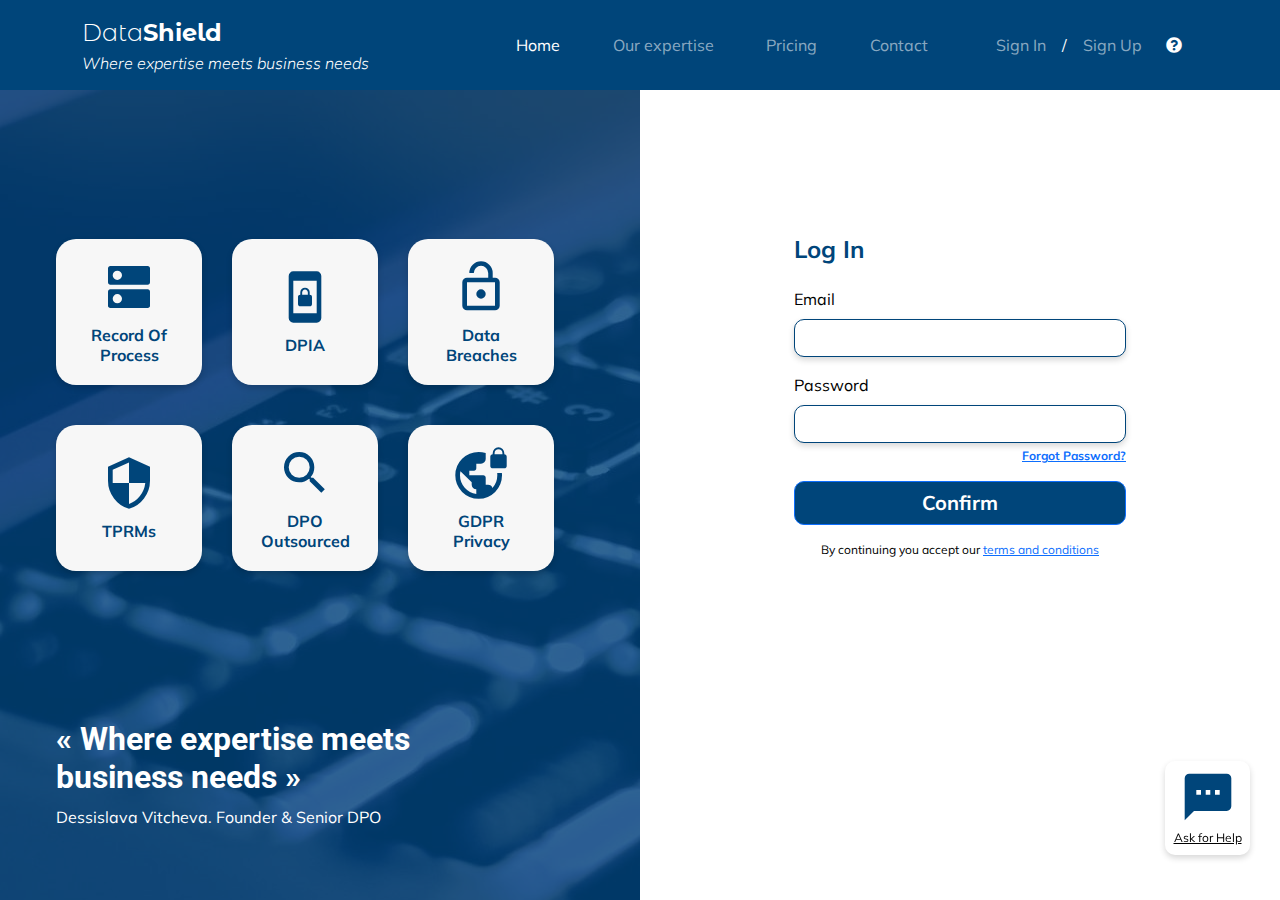
<file: login.html>
<!DOCTYPE html>
<html lang="en">
  <head>
    <!-- Required Meta -->
    <meta charset="UTF-8" />
    <meta name="viewport" content="width=device-width, initial-scale=1.0" />
    <!-- Required Styles -->
    <link rel="stylesheet" href="./css/bootstrap/bootstrap.min.css" />
    <link rel="stylesheet" href="./css/bootstrap/all.min.css" />
    <link
      rel="stylesheet"
      href="https://fonts.googleapis.com/icon?family=Material+Icons"
    />
    <link rel="stylesheet" href="./css/style.css" />
    <title>Login-Dashboard</title>
  </head>
  <body>
    <!-- Start of Header -->
    <header class="fixed-top bg-primary">
      <div class="container">
        <nav class="navbar navbar-expand-lg navbar-dark bg-primary">
          <div class="me-2 me-lg-3 brand">
            <a
              class="navbar-brand custom-family fw-light fs-xlarge"
              href="./index.html"
            >
              Data<span class="fw-bold">Shield</span>
            </a>
            <p class="mb-0 text-white fst-italic fw-light fs-s fs-lg-m">
              Where expertise meets business needs
            </p>
          </div>
          <button
            class="navbar-toggler px-2"
            type="button"
            data-bs-toggle="collapse"
            data-bs-target="#landingNavbar"
            aria-controls="landingNavbar"
            aria-expanded="false"
            aria-label="Toggle navigation"
          >
            <span class="navbar-toggler-icon"></span>
          </button>
          <div
            class="
              collapse
              navbar-collapse
              px-3 px-lg-0
              bg-second bg-lg-transparent
              justify-content-lg-end
            "
            id="landingNavbar"
          >
            <ul class="navbar-nav justify-content-lg-evenly mb-2 mb-lg-0">
              <li class="nav-item">
                <a
                  class="nav-link active"
                  aria-current="page"
                  href="./index.html"
                  >Home</a
                >
              </li>
              <li class="nav-item">
                <a class="nav-link" href="#">Our expertise</a>
              </li>
              <li class="nav-item">
                <a class="nav-link" href="#">Pricing</a>
              </li>
              <li class="nav-item">
                <a class="nav-link" href="#">Contact</a>
              </li>
            </ul>
            <ul
              class="
                navbar-nav
                flex-row
                align-items-center
                flex-shrink-0
                ms-lg-3
              "
            >
              <li class="nav-item">
                <a href="./login.html" class="nav-link">Sign In</a>
              </li>
              <li class="nav-item text-white p-2">/</li>
              <li class="nav-item">
                <a href="./index.html" class="nav-link">Sign Up</a>
              </li>
              <li class="nav-item mx-3">
                <i class="fas fa-question-circle text-white"></i>
              </li>
            </ul>
          </div>
        </nav>
      </div>
    </header>
    <!-- End of Header -->

    <!-- Start of Content -->
    <article class="content row g-0">
      <div class="col-12 col-lg-6">
        <!-- Start of Landing-page -->
        <div class="landing position-relative px-2 custom-height">
          <div
            class="
              services-box
              position-relative
              d-flex
              align-items-center
              py-5
            "
          >
            <div
              class="
                services
                w-100
                ms-xl-5
                justify-content-center justify-content-xl-start
              "
            >
              <a href="./record-of-processing.html" class="service rounded-3">
                <i class="material-icons">dns</i>
                <span>Record Of Process</span>
              </a>
              <a href="./dpia.html" class="service rounded-3">
                <i class="material-icons">screen_lock_portrait</i>
                <span>DPIA</span>
              </a>
              <a href="#" class="service rounded-3">
                <i class="material-icons">lock_open</i>
                <span>Data Breaches</span>
              </a>
              <a href="./business-units.html" class="service rounded-3">
                <i class="material-icons">security</i>
                <span>TPRMs</span>
              </a>
              <a href="#" class="service rounded-3">
                <i class="material-icons">search</i>
                <span>DPO Outsourced</span>
              </a>
              <a href="#" class="service rounded-3">
                <i class="material-icons">vpn_lock</i>
                <span>GDPR Privacy</span>
              </a>
            </div>
          </div>
          <div class="quote position-relative text-white pb-5 ps-sm-5">
            <h2 class="fw-bold">
              « Where expertise meets<br />business needs »
            </h2>
            <p>Dessislava Vitcheva. Founder & Senior DPO</p>
          </div>
        </div>
        <!-- End of Landing-page -->
      </div>
      <div class="col-12 col-lg-6">
        <!-- Start of Registeration-form -->
        <div
          class="
            register
            bg-white
            d-flex
            justify-content-center
            align-items-center
            custom-height
            px-3
          "
        >
          <form class="row g-3 mx-0 p-3 login">
            <h3 class="fs-xlarge fw-bold text-primary">Log In</h3>
            <div class="col-12">
              <label for="email" class="form-label">Email</label>
              <input
                type="email"
                class="form-control rounded-2"
                id="email"
                name="email"
              />
            </div>
            <div class="col-12">
              <label for="pass" class="form-label">Password</label>
              <input
                type="password"
                class="form-control rounded-2"
                id="pass"
                name="pass"
              />
              <a href="#" class="d-flex justify-content-end fw-bold mt-1 fs-s"
                >Forgot Password?</a
              >
            </div>
            <div class="col-12">
              <a
                href="./dashboard.html"
                type="submit"
                class="btn btn-primary bg-primary d-block mt-0 fw-bold fs-l rounded-2"
                role="button"
                >Confirm</a
              >
              <p class="fs-s text-center mt-3">
                By continuing you accept our
                <a href="#">terms and conditions</a>
              </p>
            </div>
          </form>
        </div>
        <!-- End of Registeration-form -->
      </div>
    </article>
    <!-- Start of Content -->

    <!-- Start of Help -->
    <article class="help position-fixed smooth">
      <span class="d-block text-white bg-primary rounded-circle text-center fw-bold fs-l smooth d-lg-none position-absolute position-y-center">?</span>
      <div class="help-box shadow rounded-2 smooth d-flex flex-column text-center bg-white p-2">
        <i class="material-icons smooth">textsms</i>
        <a href="#" class="fs-s mt-1">Ask for Help</a>
      </div>
    </article>
    <!-- Start of Help -->

    <!-- Required Scripts -->
    <script src="./js/bootstrap.min.js"></script>
  </body>
</html>
</file>
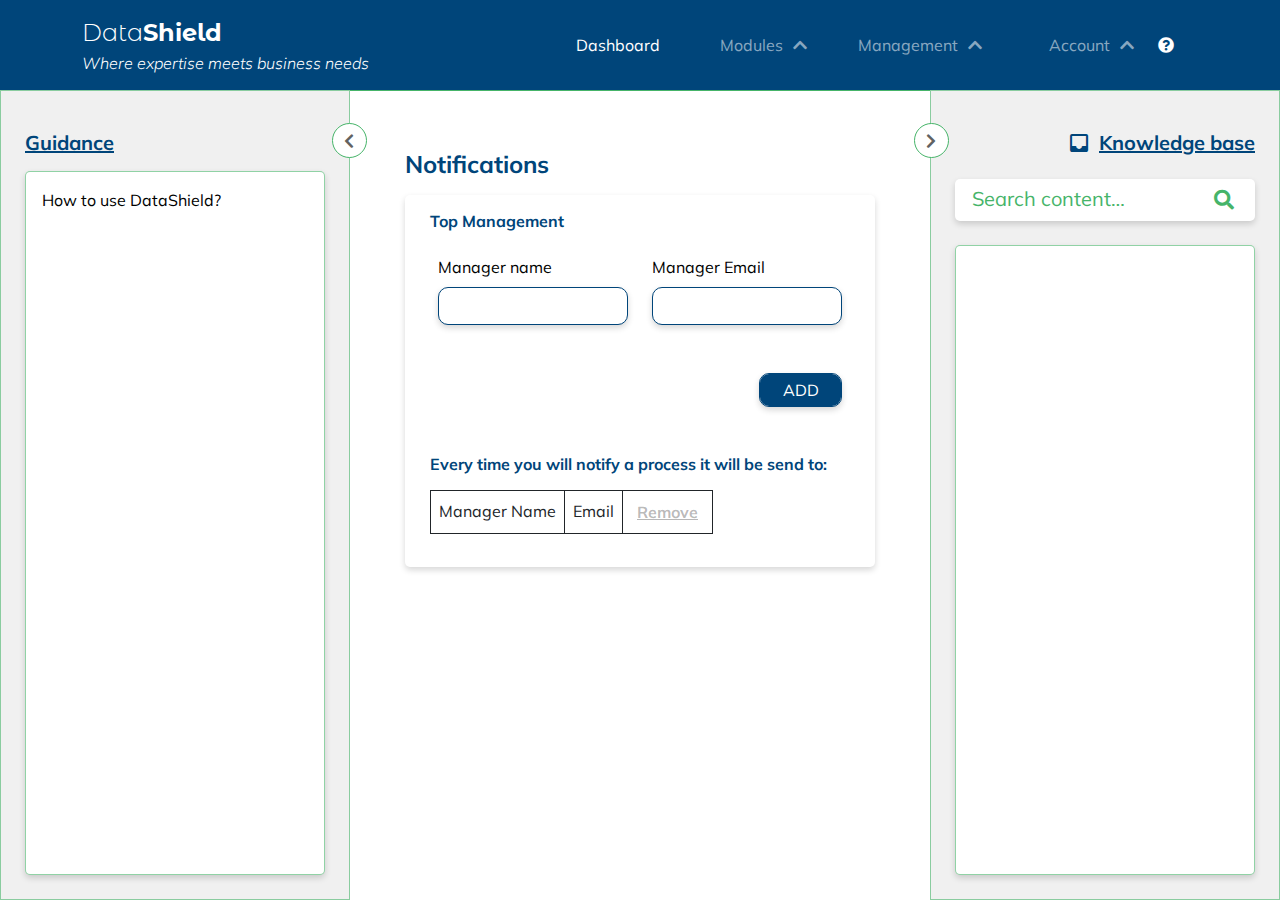
<file: notifications.html>
<!DOCTYPE html>
<html lang="en">
  <head>
    <!-- Required Meta -->
    <meta charset="UTF-8" />
    <meta name="viewport" content="width=device-width, initial-scale=1.0" />
    <!-- Required Styles -->
    <link rel="stylesheet" href="./css/bootstrap/bootstrap.min.css" />
    <link rel="stylesheet" href="./css/bootstrap/all.min.css" />
    <link
      rel="stylesheet"
      href="https://fonts.googleapis.com/icon?family=Material+Icons"
    />
    <link rel="stylesheet" href="./css/style.css" />
    <title>Notifications-Dashboard</title>
  </head>
  <body>
    <!-- Start of Header -->
    <header class="fixed-top bg-primary">
      <div class="container">
        <nav class="navbar navbar-expand-lg navbar-dark bg-primary">
          <div class="me-2 me-lg-3 brand">
            <a
              class="navbar-brand custom-family fw-light fs-xlarge"
              href="./index.html"
            >
              Data<span class="fw-bold">Shield</span>
            </a>
            <p class="mb-0 text-white fst-italic fw-light fs-s fs-lg-m">
              Where expertise meets business needs
            </p>
          </div>
          <button
            class="navbar-toggler px-2"
            type="button"
            data-bs-toggle="collapse"
            data-bs-target="#landingNavbar"
            aria-controls="landingNavbar"
            aria-expanded="false"
            aria-label="Toggle navigation"
          >
            <span class="navbar-toggler-icon"></span>
          </button>
          <div
            class="
              collapse
              navbar-collapse
              px-3 px-lg-0
              bg-second bg-lg-transparent
              justify-content-lg-end
            "
            id="landingNavbar"
          >
            <ul class="navbar-nav justify-content-lg-evenly mb-2 mb-lg-0">
              <li class="nav-item">
                <a
                  class="nav-link active"
                  aria-current="page"
                  href="./dashboard.html"
                  >Dashboard</a
                >
              </li>
              <li class="nav-item position-relative">
                <button
                  class="nav-link accordion-button collapsed pe-4"
                  type="button"
                  data-bs-toggle="collapse"
                  data-bs-target="#collapseOne"
                >
                  Modules
                </button>
                <ul
                  class="accordion-collapse collapse mb-3 list-unstyled"
                  id="collapseOne"
                  data-bs-parent="#landingNavbar"
                >
                  <li>
                    <a class="dropdown-item mt-2" href="./record-of-processing.html"
                      >Record of Processing</a
                    >
                  </li>
                  <li>
                    <a class="dropdown-item" href="./dpia.html">DPIA</a>
                  </li>
                  <li>
                    <a class="dropdown-item" href="#">Data Breaches</a>
                  </li>
                  <li>
                    <a class="dropdown-item" href="./business-units.html">TPRMs</a>
                  </li>
                  <li>
                    <a class="dropdown-item" href="#">Transparency & Consent</a>
                  </li>
                  <li>
                    <a class="dropdown-item mb-2" href="#">GDPR Audit</a>
                  </li>
                </ul>
              </li>
              <li class="nav-item position-relative">
                <button
                  class="nav-link accordion-button collapsed pe-4"
                  type="button"
                  data-bs-toggle="collapse"
                  data-bs-target="#collapseTwo"
                >
                  Management
                </button>
                <ul
                  class="accordion-collapse collapse mb-3 list-unstyled"
                  id="collapseTwo"
                  data-bs-parent="#landingNavbar"
                >
                  <li>
                    <a class="dropdown-item mt-2" href="./business-units.html">Business Units</a>
                  </li>
                  <li>
                    <a class="dropdown-item" href="./access.html">Access</a>
                  </li>
                  <li>
                    <a class="dropdown-item mb-2" href="./notifications.html">Notifications</a>
                  </li>
                </ul>
              </li>
            </ul>
            <ul class="navbar-nav flex-row position-relative ms-lg-3">
              <li class="nav-item position-relative">
                <button
                  class="nav-link accordion-button collapsed pe-4"
                  type="button"
                  data-bs-toggle="collapse"
                  data-bs-target="#collapseThree"
                >
                  Account
                </button>
                <ul
                  class="accordion-collapse collapse mb-3 list-unstyled"
                  id="collapseThree"
                  data-bs-parent="#landingNavbar"
                >
                  <li>
                    <a class="dropdown-item mt-2" href="./settings.html"
                      >Settings</a
                    >
                  </li>
                  <li>
                    <a class="dropdown-item mb-2" href="./index.html"
                      >Log Out</a
                    >
                  </li>
                </ul>
              </li>
              <li class="px-4 py-2 header-help">
                <i class="fas fa-question-circle text-white"></i>
              </li>
            </ul>
          </div>
        </nav>
      </div>
    </header>
    <!-- End of Header -->

    <!-- Start of Content-box -->
    <article
      class="
        content-box
        d-flex
        g-0
        bg-white
        overflow-x-hidden
        position-relative
        custom-height
      "
      id="overlay"
    >
      <!-- Start of Guidance -->
      <aside
        class="guidance p-4 smooth d-flex flex-column flex-shrink-0"
        id="guidance"
      >
        <button
          class="expand position-absolute bg-white smooth rounded-circle"
          role="button"
          data-toggle="show"
          data-target="guidance"
          data-overlay="overlay"
        >
          <i class="fas fa-chevron-left smooth"></i>
        </button>
        <h4 class="my-3 text-decoration-underline text-primary fw-bold fs-l">
          Guidance
        </h4>
        <div class="info smooth bg-white flex-fill p-3 rounded-1">
          How to use DataShield?
        </div>
      </aside>
      <!-- End of Guidance -->
      <!--Start of Content-->
      <section class="dashboard-content flex-fill">
        <h3
          class="
            text-primary
            mt-lg-4
            fw-bold
            fs-xlarge
            text-center text-sm-start
            mb-3
          "
        >
        Notifications
        </h3>
        <div class="borderHover smooth py-3 px-2 px-sm-4 rounded-1 shadow">
          <h5 class="text-primary fw-bold fs-m mb-4">Top Management</h5>
          <form action="" class="row px-2">
            <div class="col-12 col-md-3 col-xl-6 col-xxl-4 mb-3">
              <label class="form-label">Manager name</label>
              <input
                type="text"
                class="form-control rounded-2"
                name="unitName"
              />
            </div>
            <div class="col-12 col-md-4 col-xl-6 col-xxl-5 mb-3">
              <label class="form-label"
                >Manager Email</label
              >
              <input
                type="email"
                class="form-control rounded-2"
                name="officerEmail"
              />
            </div>
            <div class="col-4 col-xl-3 col-xxl-2 mt-2 ms-auto">
              <button
                role="button"
                type="submit"
                class="form-control mt-md-4 py-1 bg-primary text-white fs-lg rounded-2 text-transform-uppercase"
                id="email"
                name="officerEmail"
              >
              ADD
              </button>
            </div>
          </form>
          <h5 class="text-primary fw-bold fs-m mt-5 mb-3">Every time you will notify a process it will be send to:</h5>
          <div class="table-responsive">
            <table class="table table-bordered border-dark w-fit">
              <tbody>
                <tr>
                  <td class="text-center text-nowrap">Manager Name</td>
                  <td class="text-center text-nowrap">Email</td>
                  <td class="text-center">
                    <button type="button" class="text-decoration-underline border-0 bg-transparent fw-bold" disabled >Remove</button>
                  </td>
                </tr>
              </tbody>
            </table>
          </div>
        </div>
      </section>
      <!--End of Content-->
      <!-- Start of Knowledge -->
      <aside
        class="knowledge p-4 smooth d-flex flex-column flex-shrink-0"
        id="knowledge"
      >
        <button
          class="expand position-absolute bg-white smooth rounded-circle"
          role="button"
          data-toggle="show"
          data-target="knowledge"
          data-overlay="overlay"
        >
          <i class="fas fa-chevron-right smooth"></i>
        </button>
        <div class="d-flex justify-content-end my-3">
          <i class="material-icons text-primary mx-2">inbox</i>
          <h4 class="text-decoration-underline text-primary fw-bold fs-l">
            Knowledge base
          </h4>
        </div>
        <div class="search position-relative mb-4">
          <input
            class="w-100 py-2 ps-3 pe-4 smooth"
            type="text"
            placeholder="Search content…"
          />
          <button class="position-y-center search-button bg-transparent">
            <i class="fas fa-search"></i>
          </button>
        </div>
        <div class="info smooth bg-white flex-fill p-3 rounded-1"></div>
      </aside>
      <!-- Start of Knowledge -->
    </article>
    <!-- End of Content-box -->

    <!-- Required Scripts -->
    <script src="./js/bootstrap.min.js"></script>
    <script src="./js/main.js"></script>
  </body>
</html>
</file>
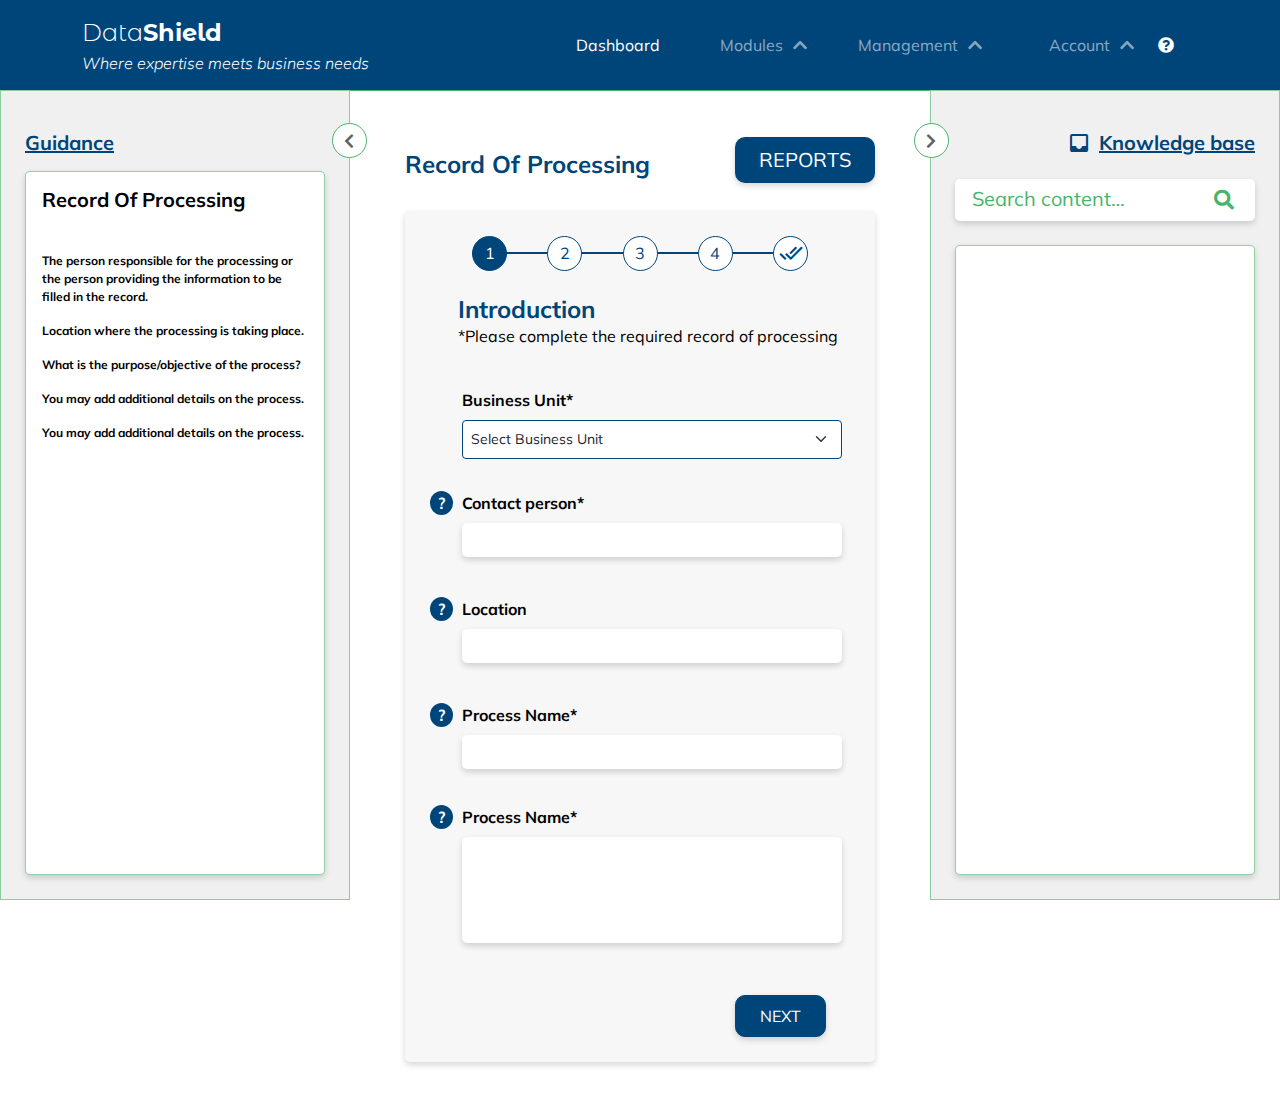
<file: record-of-processing.html>
<!DOCTYPE html>
<html lang="en">
  <head>
    <!-- Required Meta -->
    <meta charset="UTF-8" />
    <meta name="viewport" content="width=device-width, initial-scale=1.0" />
    <!-- Required Styles -->
    <link rel="stylesheet" href="./css/bootstrap/bootstrap.min.css" />
    <link rel="stylesheet" href="./css/bootstrap/all.min.css" />
    <link
      rel="stylesheet"
      href="https://fonts.googleapis.com/icon?family=Material+Icons"
    />
    <link rel="stylesheet" href="./css/style.css" />
    <title>Record-of-Process-Dashboard</title>
  </head>
  <body>
    <!-- Start of Header -->
    <header class="fixed-top bg-primary">
      <div class="container">
        <nav class="navbar navbar-expand-lg navbar-dark bg-primary">
          <div class="me-2 me-lg-3 brand">
            <a
              class="navbar-brand custom-family fw-light fs-xlarge"
              href="./index.html"
            >
              Data<span class="fw-bold">Shield</span>
            </a>
            <p class="mb-0 text-white fst-italic fw-light fs-s fs-lg-m">
              Where expertise meets business needs
            </p>
          </div>
          <button
            class="navbar-toggler px-2"
            type="button"
            data-bs-toggle="collapse"
            data-bs-target="#landingNavbar"
            aria-controls="landingNavbar"
            aria-expanded="false"
            aria-label="Toggle navigation"
          >
            <span class="navbar-toggler-icon"></span>
          </button>
          <div
            class="
              collapse
              navbar-collapse
              px-3 px-lg-0
              bg-second bg-lg-transparent
              justify-content-lg-end
            "
            id="landingNavbar"
          >
            <ul class="navbar-nav justify-content-lg-evenly mb-2 mb-lg-0">
              <li class="nav-item">
                <a
                  class="nav-link active"
                  aria-current="page"
                  href="./dashboard.html"
                  >Dashboard</a
                >
              </li>
              <li class="nav-item position-relative">
                <button
                  class="nav-link accordion-button collapsed pe-4"
                  type="button"
                  data-bs-toggle="collapse"
                  data-bs-target="#collapseOne"
                >
                  Modules
                </button>
                <ul
                  class="accordion-collapse collapse mb-3 list-unstyled"
                  id="collapseOne"
                  data-bs-parent="#landingNavbar"
                >
                  <li>
                    <a
                      class="dropdown-item mt-2"
                      href="./record-of-processing.html"
                      >Record of Processing</a
                    >
                  </li>
                  <li>
                    <a class="dropdown-item" href="./dpia.html">DPIA</a>
                  </li>
                  <li>
                    <a class="dropdown-item" href="#"
                      >Data Breaches</a
                    >
                  </li>
                  <li>
                    <a class="dropdown-item" href="./business-units.html"
                      >TPRMs</a
                    >
                  </li>
                  <li>
                    <a class="dropdown-item" href="#">Transparency & Consent</a>
                  </li>
                  <li>
                    <a class="dropdown-item mb-2" href="#"
                      >GDPR Audit</a
                    >
                  </li>
                </ul>
              </li>
              <li class="nav-item position-relative">
                <button
                  class="nav-link accordion-button collapsed pe-4"
                  type="button"
                  data-bs-toggle="collapse"
                  data-bs-target="#collapseTwo"
                >
                  Management
                </button>
                <ul
                  class="accordion-collapse collapse mb-3 list-unstyled"
                  id="collapseTwo"
                  data-bs-parent="#landingNavbar"
                >
                  <li>
                    <a class="dropdown-item mt-2" href="./business-units.html"
                      >Business Units</a
                    >
                  </li>
                  <li>
                    <a class="dropdown-item" href="./access.html">Access</a>
                  </li>
                  <li>
                    <a class="dropdown-item mb-2" href="./notifications.html"
                      >Notifications</a
                    >
                  </li>
                </ul>
              </li>
            </ul>
            <ul class="navbar-nav flex-row position-relative ms-lg-3">
              <li class="nav-item position-relative">
                <button
                  class="nav-link accordion-button collapsed pe-4"
                  type="button"
                  data-bs-toggle="collapse"
                  data-bs-target="#collapseThree"
                >
                  Account
                </button>
                <ul
                  class="accordion-collapse collapse mb-3 list-unstyled"
                  id="collapseThree"
                  data-bs-parent="#landingNavbar"
                >
                  <li>
                    <a class="dropdown-item mt-2" href="./settings.html"
                      >Settings</a
                    >
                  </li>
                  <li>
                    <a class="dropdown-item mb-2" href="./index.html"
                      >Log Out</a
                    >
                  </li>
                </ul>
              </li>
              <li class="px-4 py-2 header-help">
                <i class="fas fa-question-circle text-white"></i>
              </li>
            </ul>
          </div>
        </nav>
      </div>
    </header>
    <!-- End of Header -->

    <!-- Start of Content-box -->
    <article
      class="
        content-box
        d-flex
        g-0
        bg-white
        overflow-x-hidden
        position-relative
        custom-height
      "
      id="overlay"
    >
      <!-- Start of Guidance -->
      <aside
        class="guidance p-4 smooth d-flex flex-column flex-shrink-0"
        id="guidance"
      >
        <button
          class="expand position-absolute bg-white smooth rounded-circle"
          role="button"
          data-toggle="show"
          data-target="guidance"
          data-overlay="overlay"
        >
          <i class="fas fa-chevron-left smooth"></i>
        </button>
        <h4 class="my-3 text-decoration-underline text-primary fw-bold fs-l">
          Guidance
        </h4>
        <div class="info smooth bg-white flex-fill p-3 rounded-1">
          <h3 class="fw-bold fs-5 mb-4">Record Of Processing</h3>
          <ul class="list-unstyled fs-s fw-bold py-3 smooth" data-customshow="introduction">
            <li class="mb-3">
              The person responsible for the processing or the person providing
              the information to be filled in the record.
            </li>
            <li class="mb-3">Location where the processing is taking place.</li>
            <li class="mb-3">What is the purpose/objective of the process?</li>
            <li class="mb-3">You may add additional details on the process.</li>
            <li>You may add additional details on the process.</li>
          </ul>
          <ul class="list-unstyled fs-s fw-bold py-3 smooth d-none" data-customshow="personalData">
            <li class="mb-3">
              For what purpose are the personal data processed used for?
            </li>
            <li class="mb-3">Describe the personal data used.</li>
            <li class="mb-3">Fill-in if one or more of these data are used: Health data, Racial/ethnical origin, political opinions, religious, philosophical beliefs, trade union membership, Genetic, biometric data, sexual orientation.</li>
            <li class="mb-3">Describe to whom pertains the personal data: Clients/Employees/Prospects/Suppliers.</li>
          </ul>
        </div>
      </aside>
      <!-- End of Guidance -->
      <!--Start of Content-->
      <section class="dashboard-content flex-fill">
        <div
          class="
            d-flex
            flex-column flex-sm-row
            justify-content-center justify-content-sm-between
            align-items-center
            mb-3
          "
        >
          <h3 class="text-primary mt-lg-4 fw-bold h4 mb-3">
            Record Of Processing
          </h3>
          <a
            href="./record-reports.html"
            class="
              bg-primary
              text-white
              shadow
              smooth
              fs-l
              py-2
              px-4
              text-decoration-none text-uppercase
              rounded-2
            "
            data-customshow="introduction"
          >reports</a>
        </div>
        <!-- Record of Processing -->
        <div
          class="
            record-of-processing
            borderHover
            bg-icon
            shadow
            smooth
            py-4
            px-1 px-sm-4
            rounded-1
          "
        >
          <!-- Pagination Bullets -->
          <ul class="pagination-bullets list-unstyled position-relative d-flex justify-content-between mx-auto mb-4">
            <li class="d-flex justify-content-center align-items-center rounded-circle cursor-pointer smooth active" data-pagination="introduction">1</li>
            <li class="d-flex justify-content-center align-items-center rounded-circle cursor-pointer smooth" data-pagination="personalData">2</li>
            <li class="d-flex justify-content-center align-items-center rounded-circle cursor-pointer smooth" data-pagination="dataTransfer">3</li>
            <li class="d-flex justify-content-center align-items-center rounded-circle cursor-pointer smooth" data-pagination="internalControls">4</li>
            <li class="d-flex justify-content-center align-items-center rounded-circle cursor-pointer smooth" data-pagination="finish">
              <i class="material-icons">done_all</i>
            </li>
          </ul>
          <!-- Introduction Step -->
          <form action="" class="wizard ms-4" id="introduction">
            <div class="row mb-3 px-1">
              <div class="col-12">
                <h4 class="text-primary fw-bold mb-0">Introduction</h4>
                <p>*Please complete the required record of processing</p>
              </div>
            </div>
            <div class="row mb-3 p-2">
              <div class="col-12 col-sm-5 col-xl-12 col-xxl-5">
                <label class="form-label fw-bold">Business Unit*</label>
              </div>
              <div class="col-12 col-sm-5 col-xl-12 col-xxl-5">
                <select
                  class="form-select form-select-sm py-2 border-primary">
                  <option selected>Select Business Unit</option>
                  <option value="1">One</option>
                  <option value="2">Two</option>
                  <option value="3">Three</option>
                </select>
              </div>
            </div>
            <div class="row mb-4 p-2">
              <div class="col-12 col-sm-5 col-xl-12 col-xxl-5 position-relative">
                <span class="d-inline-block px-2 fw-bold text-white bg-primary rounded-circle me-1 position-absolute left-20">?</span>
                <label class="form-label fw-bold">Contact person*</label>
              </div>
              <div class="col-12 col-sm-5 col-xl-12 col-xxl-5">
                <input type="email" class="borderHover shadow smooth rounded-1 px-2 py-1 w-100 f-outline-none" />
              </div>
            </div>
            <div class="row mb-4 p-2">
              <div class="col-12 col-sm-5 col-xl-12 col-xxl-5 position-relative">
                <span class="d-inline-block px-2 fw-bold text-white bg-primary rounded-circle me-1 position-absolute left-20">?</span>
                <label class="form-label fw-bold">Location</label>
              </div>
              <div class="col-12 col-sm-5 col-xl-12 col-xxl-5">
                <input type="text" class="borderHover shadow smooth rounded-1 px-2 py-1 w-100 f-outline-none" />
              </div>
            </div>
            <div class="row mb-4 p-2">
              <div class="col-12 col-sm-5 col-xl-12 col-xxl-5 position-relative">
                <span class="d-inline-block px-2 fw-bold text-white bg-primary rounded-circle me-1 position-absolute left-20">?</span>
                <label class="form-label fw-bold">Process Name*</label>
              </div>
              <div class="col-12 col-sm-5 col-xl-12 col-xxl-5">
                <input type="text" class="borderHover shadow smooth rounded-1 px-2 py-1 w-100 f-outline-none" />
              </div>
            </div>
            <div class="row mb-5 px-2 py-1">
              <div class="col-12 col-sm-5 col-xl-12 col-xxl-5 position-relative">
                <span class="d-inline-block px-2 fw-bold text-white bg-primary rounded-circle me-1 position-absolute left-20">?</span>
                <label class="form-label fw-bold">Process Name*</label>
              </div>
              <div class="col-12 col-sm-7 col-xl-12 col-xxl-7">
                <textarea class="borderHover smooth shadow rounded-1 resize-0 w-100 h-100 f-outline-none"></textarea>
              </div>
            </div>
            <button class="text-white bg-primary text-uppercase rounded-2 py-2 px-4 shadow border-primary border d-block w-fit ms-auto me-4" data-next="personalData">next</button>
          </form>
          <!-- Personal Data Step -->
          <form action="" class="wizard ms-4 clearfix d-none" id="personalData">
            <div class="row mb-4 px-1">
              <div class="col-12">
                <h4 class="text-primary fw-bold mb-0">Personal Data Description</h4>
                <p>*Please complete the required record of processing</p>
              </div>
            </div>
            <div class="row mb-3 p-2">
              <div class="col-12 col-sm-5 col-xl-12 col-xxl-5 position-relative">
                <span class="d-inline-block px-2 fw-bold text-white bg-primary rounded-circle me-1 position-absolute left-20">?</span>
                <label class="form-label fw-bold">Purpose of the personal data processing*</label>
              </div>
              <div class="col-12 col-sm-7 col-xl-12 col-xxl-7">
                <textarea class="borderHover smooth shadow rounded-1 resize-0 w-100 h-100 f-outline-none"></textarea>
              </div>
            </div>
            <div class="row mb-3 p-2">
              <div class="col-12 col-sm-5 col-xl-12 col-xxl-5 position-relative">
                <span class="d-inline-block px-2 fw-bold text-white bg-primary rounded-circle me-1 position-absolute left-20">?</span>
                <label class="form-label fw-bold">Categories of Personal Data processed*</label>
              </div>
              <div class="col-12 col-sm-7 col-xl-12 col-xxl-7">
                <textarea class="borderHover smooth shadow rounded-1 resize-0 w-100 h-100 f-outline-none"></textarea>
              </div>
            </div>
            <div class="row mb-3 p-2">
              <div class="col-12 col-sm-5 col-xl-12 col-xxl-5 position-relative">
                <span class="d-inline-block px-2 fw-bold text-white bg-primary rounded-circle me-1 position-absolute left-20">?</span>
                <label class="form-label fw-bold">Special Categories of Personal Data*</label>
              </div>
              <div class="col-12 col-sm-7 col-xl-12 col-xxl-7">
                <textarea class="borderHover smooth shadow rounded-1 resize-0 w-100 h-100 f-outline-none"></textarea>
              </div>
            </div>
            <!-- Accordion -->
            <div class="accordion position-relative">
              <button class="expandUpDown position-absolute rounded-circle border border-primary text-primary bg-white smooth" type="button" data-bs-toggle="collapse" data-bs-target="#recordCollapse" aria-expanded="true" aria-controls="recordCollapse">
                <i class="fas fa-chevron-up smooth"></i>
              </button>
              <div id="recordCollapse" class="collapse show smooth" aria-labelledby="headingOne">
                <div class="row mb-3 p-2">
                  <div class="col-12 col-sm-5 col-xl-12 col-xxl-5 position-relative">
                    <span class="d-inline-block px-2 fw-bold text-white bg-primary rounded-circle me-1 position-absolute left-20">?</span>
                    <label class="form-label fw-bold">Categories of Data Subjects*</label>
                  </div>
                  <div class="col-12 col-sm-7 col-xl-12 col-xxl-7 mb-5">
                    <textarea class="borderHover smooth shadow rounded-1 resize-0 w-100 h-100 f-outline-none"></textarea>
                  </div>
                </div>
              </div>
            </div>
            <button class="text-white bg-primary text-uppercase rounded-2 py-2 px-4 shadow border-primary border mt-3" data-back="introduction">back</button>
            <button class="text-white bg-primary text-uppercase rounded-2 py-2 px-4 shadow border-primary border float-end mt-3 me-4" data-next="dataTransfer">next</button>
          </form>
          <!-- Data Transfers Step -->
          <form action="" class="wizard ms-4 clearfix d-none" id="dataTransfer">
            <div class="row mb-4 px-1">
              <div class="col-12">
                <h4 class="text-primary fw-bold mb-0">Data Transfers</h4>
                <p>*Please complete the required record of processing</p>
              </div>
            </div>
            <div class="row mb-3 p-2">
              <div class="col-12 col-sm-5 col-xl-12 col-xxl-5">
                <label class="form-label fw-bold">Categories of Recipients*</label>
                <p class="fs-s w-75">If applicable, describe to whom the data collected will be disclosed (e.g., Internal Department; Third Party).</p>
              </div>
              <div class="col-12 col-sm-7 col-xl-12 col-xxl-7">
                <textarea class="borderHover smooth shadow rounded-1 resize-0 w-100 h-100 f-outline-none"></textarea>
              </div>
            </div>
            <div class="row mb-3 p-2">
              <div class="col-12 col-sm-5 col-xl-12 col-xxl-5">
                <label class="form-label fw-bold">Third party Name*</label>
                <p class="fs-s w-75">If applicable, fill-in the name of the Organisation to whom the data is disclosed.</p>
              </div>
              <div class="col-12 col-sm-7 col-xl-12 col-xxl-7">
                <textarea class="borderHover smooth shadow rounded-1 resize-0 w-100 h-100 f-outline-none"></textarea>
              </div>
            </div>
            <div class="row mb-3 p-2">
              <div class="col-12 col-sm-5 col-xl-12 col-xxl-5">
                <label class="form-label fw-bold">Third party Country*</label>
                <p class="fs-s w-75">Fill-in the country where the Organisation to whom the data is disclosed is located.</p>
              </div>
              <div class="col-12 col-sm-7 col-xl-12 col-xxl-7">
                <textarea class="borderHover smooth shadow rounded-1 resize-0 w-100 h-100 f-outline-none"></textarea>
              </div>
            </div>
            <!-- Accordion -->
            <div class="accordion position-relative">
              <button class="expandUpDown position-absolute rounded-circle border border-primary text-primary bg-white smooth" type="button" data-bs-toggle="collapse" data-bs-target="#recordCollapse" aria-expanded="true" aria-controls="recordCollapse">
                <i class="fas fa-chevron-up smooth"></i>
              </button>
              <div id="recordCollapse" class="collapse show smooth" aria-labelledby="headingOne">
                <div class="row mb-3 p-2">
                  <div class="col-12 col-sm-5 col-xl-12 col-xxl-5">
                    <label class="form-label fw-bold">Applications*</label>
                    <p class="fs-s w-75">If applicable, fill-in the systems/applications used for the processing of these data.</p>
                  </div>
                  <div class="col-12 col-sm-7 col-xl-12 col-xxl-7">
                    <textarea class="borderHover smooth shadow rounded-1 resize-0 w-100 h-100 f-outline-none"></textarea>
                  </div>
                </div>
                <div class="row p-2">
                  <div class="col-12 col-sm-5 col-xl-12 col-xxl-5">
                    <label class="form-label fw-bold">Applications*</label>
                    <p class="fs-s w-75">If applicable, fill-in the systems/applications used for the processing of these data.</p>
                  </div>
                  <div class="col-12 col-sm-7 col-xl-12 col-xxl-7 mb-5">
                    <textarea class="borderHover smooth shadow rounded-1 resize-0 w-100 h-100 f-outline-none"></textarea>
                  </div>
                </div>
              </div>
            </div>
            <button class="text-white bg-primary text-uppercase rounded-2 py-2 px-4 shadow border-primary border mt-3" data-back="personalData">back</button>
            <button class="text-white bg-primary text-uppercase rounded-2 py-2 px-4 shadow border-primary border float-end mt-3 me-4" data-next="internalControls">next</button>
          </form>
          <!-- Internal Controls Step -->
          <form action="" class="wizard ms-4 clearfix d-none" id="internalControls">
            <div class="row mb-4 px-1">
              <div class="col-12">
                <h4 class="text-primary fw-bold mb-0">Internal Controls</h4>
                <p>*Please complete the required record of processing</p>
              </div>
            </div>
            <div class="row mb-3 p-2">
              <div class="col-12 col-sm-5 col-xl-12 col-xxl-5">
                <label class="form-label fw-bold">Data Processing Agreement (DPA)</label>
                <p class="fs-s w-75 mb-0">If known, indicate whether there is a DPA signed with this third party.</p>
              </div>
              <div class="col-12 col-sm-7 col-xl-12 col-xxl-7">
                <textarea class="borderHover smooth shadow rounded-1 resize-0 w-100 h-100 f-outline-none"></textarea>
              </div>
            </div>
            <div class="row mb-3 p-2">
              <div class="col-12 col-sm-5 col-xl-12 col-xxl-5">
                <label class="form-label fw-bold">Data Retention Period</label>
                <p class="fs-s w-75 mb-0">If known, indicate the standard or organisational data retention period for these data.</p>
              </div>
              <div class="col-12 col-sm-7 col-xl-12 col-xxl-7">
                <textarea class="borderHover smooth shadow rounded-1 resize-0 w-100 h-100 f-outline-none"></textarea>
              </div>
            </div>
            <div class="row mb-5 p-2">
              <div class="col-12 col-sm-5 col-xl-12 col-xxl-5">
                <label class="form-label fw-bold">Technical and Organisational Security Measures</label>
                <p class="fs-s w-75 mb-0">If known, describe and link to document the security measures in place.</p>
              </div>
              <div class="col-12 col-sm-7 col-xl-12 col-xxl-7">
                <textarea class="borderHover smooth shadow rounded-1 resize-0 w-100 h-100 f-outline-none"></textarea>
              </div>
            </div>
            <button class="text-white bg-primary text-uppercase rounded-2 py-2 px-4 shadow border-primary border" data-back="dataTransfer">back</button>
            <button class="text-white bg-primary text-uppercase rounded-2 py-2 px-4 shadow border-primary border float-end me-4" data-next="finish">next</button>
          </form>
          <!-- Finish step -->
          <div class="wizard d-none" id="finish">
            <h4 class="text-primary fw-bold text-center mb-4">Congratulations!</h4>
            <p class="fw-bold lh-sm text-primary text-center w-75 mx-auto px-5 mb-4">
              You finished a new process!<br />
              You can now notify your top management or export the report as a PDF or xls file. You can always view and modify your process in report menu.
            </p>
            <!-- Options -->
            <div class="d-flex flex-wrap justify-content-center mb-4">
              <button type="button" class="borderHover shadow smooth bg-white text-primary text-uppercase fw-bold py-2 px-3 b-w rounded-2 mx-4 mb-3" data-bs-toggle="modal" data-bs-target="#notify">
                notify
              </button>
              <button type="button" class="borderHover shadow smooth bg-white text-primary text-uppercase fw-bold py-2 px-3 b-w rounded-2 mx-4 mb-3">
                <img src="./images/pdf-image.png" alt="PDF" />export
              </button>
              <button type="button" class="borderHover shadow smooth bg-white text-primary text-uppercase fw-bold py-2 px-3 b-w rounded-2 mx-4 mb-3">
                <img src="./images/xcel-image.png" alt="XCEL" />export
              </button>
            </div>
            <!-- Notify -->
            <div class="modal fade" id="notify" tabindex="-1" aria-labelledby="notifyLabel" aria-hidden="true">
              <div class="modal-dialog modal-dialog-centered">
                <div class="modal-content border-3 border-primary rounded-1 p-3 align-items-center">
                  <button type="button" class="btn-close fs-s ms-auto" data-bs-dismiss="modal" aria-label="Close"></button>
                  <a href="./dashboard.html" class="mb-4">
                    <i class="material-icons text-white bg-primary fs-1 p-3 rounded-circle">done_all</i>
                  </a>
                  <p class="text-center">You just notified your top management. It will be able to comment your answers.</p>
                </div>
              </div>
            </div>
            <!-- Record Details -->
            <span class="d-block text-center mb-3">Document overview:</span>
            <!-- Accordion -->
            <div class="accordion position-relative">
              <button class="expandUpDown position-absolute rounded-circle border border-primary text-primary bg-white smooth" type="button" data-bs-toggle="collapse" data-bs-target="#recordCollapse" aria-expanded="true" aria-controls="recordCollapse">
                <i class="fas fa-chevron-up smooth"></i>
              </button>
              <div id="recordCollapse" class="collapse show smooth" aria-labelledby="headingOne">
                <!-- Introduction Details -->
                <div class="bg-white px-3 py-4 rounded-1 border border-bdColor position-relative mb-3">
                  <button role="button" class="text-white text-uppercase py-2 px-3 rounded-2 bg-primary border fs-l border-primary position-absolute end-0 mx-3" data-edit="introduction">edit</button>
                  <h5 class="text-primary fw-bold mb-4">Introduction</h5>
                  <div class="row ms-1 mb-3">
                    <div class="col-12 col-sm-5 col-xl-12 col-xxl-5">
                      <label class="form-label fw-bold">Business Unit*</label>
                    </div>
                    <div class="col-12 col-sm-4 col-xl-12 col-xxl-4">
                      Marketing department
                    </div>
                  </div>
                  <div class="row ms-1 mb-3">
                    <div class="col-12 col-sm-5 col-xl-12 col-xxl-5">
                      <label class="form-label fw-bold">Contact person*</label>
                      <p class="fs-s w-75 mb-0">The person responsible for the processing or the person providing the information to be filled in the record.</p>
                    </div>
                    <div class="col-12 col-sm-4 col-xl-12 col-xxl-4">jeanedouard@company.com</div>
                  </div>
                  <div class="row ms-1 mb-3">
                    <div class="col-12 col-sm-5 col-xl-12 col-xxl-5">
                      <label class="form-label fw-bold">Location</label>
                      <p class="fs-s w-75 mb-0">Location where the processing is taking place.</p>
                    </div>
                    <div class="col-12 col-sm-4 col-xl-12 col-xxl-4">Belgium</div>
                  </div>
                  <div class="row ms-1 mb-3">
                    <div class="col-12 col-sm-5 col-xl-12 col-xxl-5">
                      <label class="form-label fw-bold">Process Name*</label>
                      <p class="fs-s w-75 mb-0">What is the purpose/objective of the process?</p>
                    </div>
                    <div class="col-12 col-sm-4 col-xl-12 col-xxl-4">Name</div>
                  </div>
                  <div class="row ms-1">
                    <div class="col-12 col-sm-5 col-xl-12 col-xxl-5">
                      <label class="form-label fw-bold">Process Description*</label>
                      <p class="fs-s w-75">You may add additional details on the process.</p>
                    </div>
                    <div class="col-12 col-sm-7 col-xl-12 col-xxl-7">
                      Lorem ipsum dolor sit amet, consetetur sadipscing elitr, sed diam nonumy eirmod tempor invidunt ut labore et dolore magna aliquyam erat, sed diam voluptua. At vero eos et accusam et justo duo dolores et ea rebum. Stet
                    </div>
                  </div>
                </div>
                <!-- Personal Data Details -->
                <div class="bg-white px-3 py-4 rounded-1 border border-bdColor position-relative mb-3">
                  <button role="button" class="top-50px text-white text-uppercase py-2 px-3 rounded-2 bg-primary border fs-l border-primary position-absolute end-0 mx-3" data-edit="personalData">edit</button>
                  <h5 class="text-primary fw-bold mb-5">Personal Data Description</h5>
                  <div class="row ms-1 mb-3">
                    <div class="col-12 col-sm-5 col-xl-12 col-xxl-5">
                      <label class="form-label fw-bold">Purpose of the personal data processing*</label>
                      <p class="fs-s w-75">For what purpose are the personal data processed used for?</p>
                    </div>
                    <div class="col-12 col-sm-7 col-xl-12 col-xxl-7">
                      Lorem ipsum dolor sit amet, consetetur sadipscing elitr, sed diam nonumy eirmod tempor invidunt ut labore et dolore magna aliquyam erat, sed diam voluptua. At vero eos et accusam et justo duo dolores et ea rebum. Stet
                    </div>
                  </div>
                  <div class="row ms-1 mb-3">
                    <div class="col-12 col-sm-5 col-xl-12 col-xxl-5">
                      <label class="form-label fw-bold">Categories of Personal Data processed*</label>
                      <p class="fs-s w-75">Describe the personal data used.</p>
                    </div>
                    <div class="col-12 col-sm-7 col-xl-12 col-xxl-7">Lorem ipsum dolor sit amet, consetetur sadipscing elitr, sed diam nonumy eirmod tempor invidunt ut labore et dolore magna aliquyam erat, sed diam voluptua. At vero eos et accusam et justo duo dolores et ea rebum. Stet</div>
                  </div>
                  <div class="row ms-1 mb-3">
                    <div class="col-12 col-sm-5 col-xl-12 col-xxl-5">
                      <label class="form-label fw-bold">Special Categories of Personal Data*</label>
                      <p class="fs-s w-75">Fill-in if one or more of these data are used: Health data, Racial/ethnical origin, political opinions, religious, philosophical beliefs, trade union membership, Genetic, biometric data, sexual orientation.</p>
                    </div>
                    <div class="col-12 col-sm-7 col-xl-12 col-xxl-7">Lorem ipsum dolor sit amet, consetetur sadipscing elitr, sed diam nonumy eirmod tempor invidunt ut labore et dolore magna aliquyam erat, sed diam voluptua. At vero eos et accusam et justo duo dolores et ea rebum. Stet</div>
                  </div>
                  <div class="row ms-1">
                    <div class="col-12 col-sm-5 col-xl-12 col-xxl-5">
                      <label class="form-label fw-bold">Categories of Data Subjects*</label>
                      <p class="fs-s w-75">Describe to whom pertains the personal data: Clients/Employees/Prospects/Suppliers.</p>
                    </div>
                    <div class="col-12 col-sm-7 col-xl-12 col-xxl-7">Lorem ipsum dolor sit amet, consetetur sadipscing elitr, sed diam nonumy eirmod tempor invidunt ut labore et dolore magna aliquyam erat, sed diam voluptua. At vero eos et accusam et justo duo dolores et ea rebum. Stet</div>
                  </div>
                </div>
                <!-- Data Transfers Step Details -->
                <div class="bg-white px-3 py-4 rounded-1 border border-bdColor position-relative mb-3">
                  <button role="button" class="text-white text-uppercase py-2 px-3 rounded-2 bg-primary border fs-l border-primary position-absolute end-0 mx-3" data-edit="dataTransfer">edit</button>
                  <h5 class="text-primary fw-bold mb-5">Data Transfers</h5>
                  <div class="row ms-1 mb-3">
                    <div class="col-12 col-sm-5 col-xl-12 col-xxl-5">
                      <label class="form-label fw-bold">Categories of Recipients*</label>
                      <p class="fs-s w-75">If applicable, describe to whom the data collected will be disclosed (e.g., Internal Department; Third Party).</p>
                    </div>
                    <div class="col-12 col-sm-7 col-xl-12 col-xxl-7">
                      Lorem ipsum dolor sit amet, consetetur sadipscing elitr, sed diam nonumy eirmod tempor invidunt ut labore et dolore magna aliquyam erat, sed diam voluptua. At vero eos et accusam et justo duo dolores et ea rebum. Stet
                    </div>
                  </div>
                  <div class="row ms-1 mb-3">
                    <div class="col-12 col-sm-5 col-xl-12 col-xxl-5">
                      <label class="form-label fw-bold">Third party Name*</label>
                      <p class="fs-s w-75">If applicable, fill-in the name of the Organisation to whom the data is disclosed.</p>
                    </div>
                    <div class="col-12 col-sm-7 col-xl-12 col-xxl-7">Lorem ipsum dolor sit amet, consetetur sadipscing elitr, sed diam nonumy eirmod tempor invidunt ut labore et dolore magna aliquyam erat, sed diam voluptua. At vero eos et accusam et justo duo dolores et ea rebum. Stet</div>
                  </div>
                  <div class="row ms-1 mb-3">
                    <div class="col-12 col-sm-5 col-xl-12 col-xxl-5">
                      <label class="form-label fw-bold">Third party Country*</label>
                      <p class="fs-s w-75">Fill-in the country where the Organisation to whom the data is disclosed is located.</p>
                    </div>
                    <div class="col-12 col-sm-7 col-xl-12 col-xxl-7">Lorem ipsum dolor sit amet, consetetur sadipscing elitr, sed diam nonumy eirmod tempor invidunt ut labore et dolore magna aliquyam erat, sed diam voluptua. At vero eos et accusam et justo duo dolores et ea rebum. Stet</div>
                  </div>
                  <div class="row ms-1">
                    <div class="col-12 col-sm-5 col-xl-12 col-xxl-5">
                      <label class="form-label fw-bold">Applications*</label>
                      <p class="fs-s w-75">If applicable, fill-in the systems/applications used for the processing of these data.</p>
                    </div>
                    <div class="col-12 col-sm-7 col-xl-12 col-xxl-7">Lorem ipsum dolor sit amet, consetetur sadipscing elitr, sed diam nonumy eirmod tempor invidunt ut labore et dolore magna aliquyam erat, sed diam voluptua. At vero eos et accusam et justo duo dolores et ea rebum. Stet</div>
                  </div>
                </div>
                <!-- Internal Controls Details -->
                <div class="bg-white px-3 py-4 rounded-1 border border-bdColor position-relative mb-3">
                  <button role="button" class="text-white text-uppercase py-2 px-3 rounded-2 bg-primary border fs-l border-primary position-absolute end-0 mx-3" data-edit="internalControls">edit</button>
                  <h5 class="text-primary fw-bold mb-5">Internal Controls</h5>
                  <div class="row ms-1 mb-3">
                    <div class="col-12 col-sm-5 col-xl-12 col-xxl-5">
                      <label class="form-label fw-bold">Data Processing Agreement (DPA)</label>
                      <p class="fs-s w-75">If known, indicate whether there is a DPA signed with this third party.</p>
                    </div>
                    <div class="col-12 col-sm-7 col-xl-12 col-xxl-7">
                      Lorem ipsum dolor sit amet, consetetur sadipscing elitr, sed diam nonumy eirmod tempor invidunt ut labore et dolore magna aliquyam erat, sed diam voluptua. At vero eos et accusam et justo duo dolores et ea rebum. Stet
                    </div>
                  </div>
                  <div class="row ms-1 mb-3">
                    <div class="col-12 col-sm-5 col-xl-12 col-xxl-5">
                      <label class="form-label fw-bold">Data Retention Period</label>
                      <p class="fs-s w-75">If known, indicate the standard or organisational data retention period for these data.</p>
                    </div>
                    <div class="col-12 col-sm-7 col-xl-12 col-xxl-7">Lorem ipsum dolor sit amet, consetetur sadipscing elitr, sed diam nonumy eirmod tempor invidunt ut labore et dolore magna aliquyam erat, sed diam voluptua. At vero eos et accusam et justo duo dolores et ea rebum. Stet</div>
                  </div>
                  <div class="row ms-1">
                    <div class="col-12 col-sm-5 col-xl-12 col-xxl-5">
                      <label class="form-label fw-bold">Technical and Organisational Security Measures</label>
                      <p class="fs-s w-75">If known, describe and link to document the security measures in place.</p>
                    </div>
                    <div class="col-12 col-sm-7 col-xl-12 col-xxl-7">Lorem ipsum dolor sit amet, consetetur sadipscing elitr, sed diam nonumy eirmod tempor invidunt ut labore et dolore magna aliquyam erat, sed diam voluptua. At vero eos et accusam et justo duo dolores et ea rebum. Stet</div>
                  </div>
                </div>
              </div>
            </div>
          </div>
        </div>
      </section>
      <!--End of Content-->
      <!-- Start of Knowledge -->
      <aside
        class="knowledge p-4 smooth d-flex flex-column flex-shrink-0"
        id="knowledge"
      >
        <button
          class="expand position-absolute bg-white smooth rounded-circle"
          role="button"
          data-toggle="show"
          data-target="knowledge"
          data-overlay="overlay"
        >
          <i class="fas fa-chevron-right smooth"></i>
        </button>
        <div class="d-flex justify-content-end my-3">
          <i class="material-icons text-primary mx-2">inbox</i>
          <h4 class="text-decoration-underline text-primary fw-bold fs-l">
            Knowledge base
          </h4>
        </div>
        <div class="search position-relative mb-4">
          <input
            class="w-100 py-2 ps-3 pe-4 smooth"
            type="text"
            placeholder="Search content…"
          />
          <button class="position-y-center search-button bg-transparent">
            <i class="fas fa-search"></i>
          </button>
        </div>
        <div class="info smooth bg-white flex-fill p-3 rounded-1"></div>
      </aside>
      <!-- Start of Knowledge -->
    </article>
    <!-- End of Content-box -->

    <!-- Required Scripts -->
    <script src="./js/bootstrap.min.js"></script>
    <script src="./js/main.js"></script>
  </body>
</html>
</file>
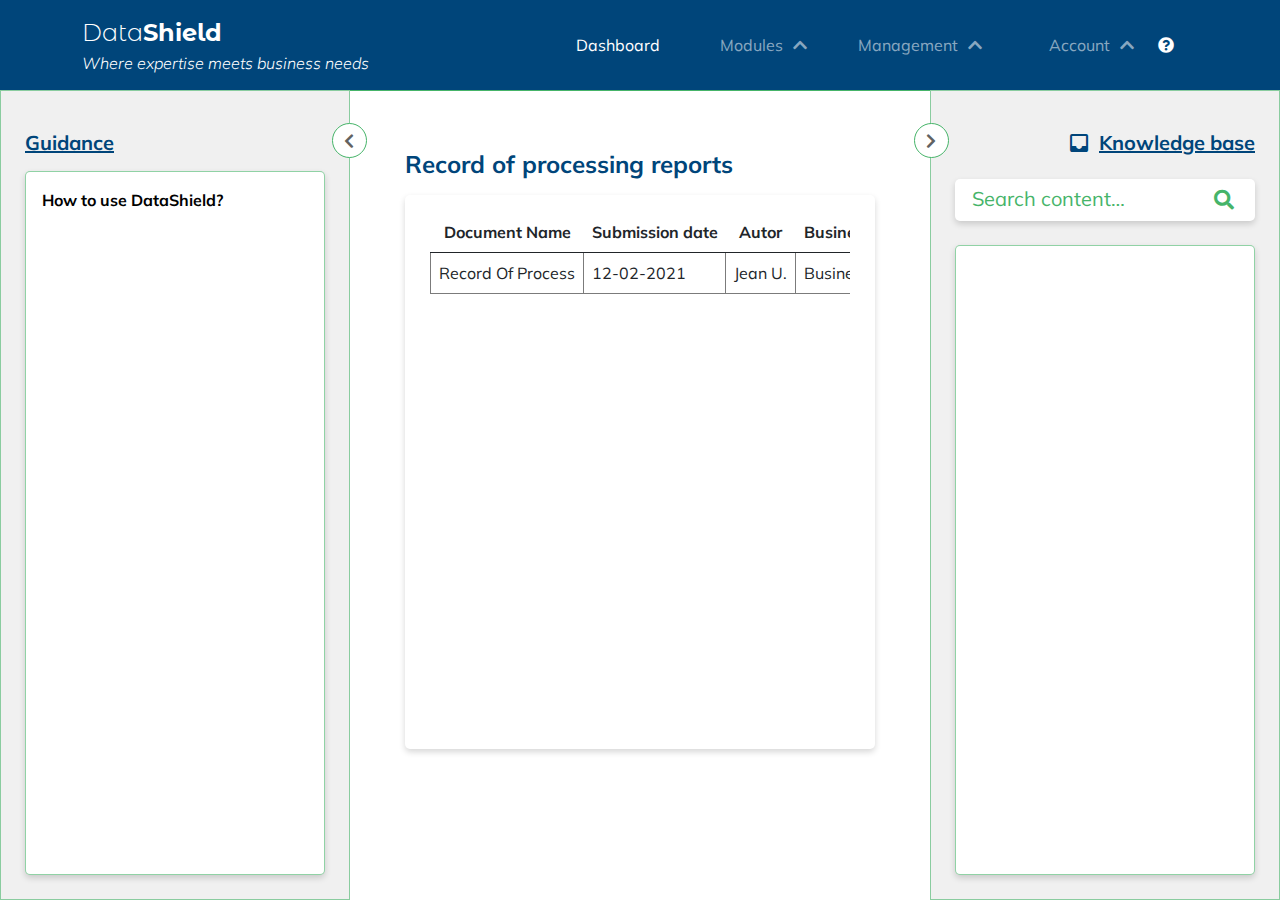
<file: record-reports.html>
<!DOCTYPE html>
<html lang="en">
  <head>
    <!-- Required Meta -->
    <meta charset="UTF-8" />
    <meta name="viewport" content="width=device-width, initial-scale=1.0" />
    <!-- Required Styles -->
    <link rel="stylesheet" href="./css/bootstrap/bootstrap.min.css" />
    <link rel="stylesheet" href="./css/bootstrap/all.min.css" />
    <link
      rel="stylesheet"
      href="https://fonts.googleapis.com/icon?family=Material+Icons"
    />
    <link rel="stylesheet" href="./css/style.css" />
    <title>Reports-Dashboard</title>
  </head>
  <body>
    <!-- Start of Header -->
    <header class="fixed-top bg-primary">
      <div class="container">
        <nav class="navbar navbar-expand-lg navbar-dark bg-primary">
          <div class="me-2 me-lg-3 brand">
            <a
              class="navbar-brand custom-family fw-light fs-xlarge"
              href="./index.html"
            >
              Data<span class="fw-bold">Shield</span>
            </a>
            <p class="mb-0 text-white fst-italic fw-light fs-s fs-lg-m">
              Where expertise meets business needs
            </p>
          </div>
          <button
            class="navbar-toggler px-2"
            type="button"
            data-bs-toggle="collapse"
            data-bs-target="#landingNavbar"
            aria-controls="landingNavbar"
            aria-expanded="false"
            aria-label="Toggle navigation"
          >
            <span class="navbar-toggler-icon"></span>
          </button>
          <div
            class="
              collapse
              navbar-collapse
              px-3 px-lg-0
              bg-second bg-lg-transparent
              justify-content-lg-end
            "
            id="landingNavbar"
          >
            <ul class="navbar-nav justify-content-lg-evenly mb-2 mb-lg-0">
              <li class="nav-item">
                <a
                  class="nav-link active"
                  aria-current="page"
                  href="./dashboard.html"
                  >Dashboard</a
                >
              </li>
              <li class="nav-item position-relative">
                <button
                  class="nav-link accordion-button collapsed pe-4"
                  type="button"
                  data-bs-toggle="collapse"
                  data-bs-target="#collapseOne"
                >
                  Modules
                </button>
                <ul
                  class="accordion-collapse collapse mb-3 list-unstyled"
                  id="collapseOne"
                  data-bs-parent="#landingNavbar"
                >
                  <li>
                    <a
                      class="dropdown-item mt-2"
                      href="./record-of-processing.html"
                      >Record of Processing</a
                    >
                  </li>
                  <li>
                    <a class="dropdown-item" href="./dpia.html">DPIA</a>
                  </li>
                  <li>
                    <a class="dropdown-item" href="#"
                      >Data Breaches</a
                    >
                  </li>
                  <li>
                    <a class="dropdown-item" href="./business-units.html"
                      >TPRMs</a
                    >
                  </li>
                  <li>
                    <a class="dropdown-item" href="#">Transparency & Consent</a>
                  </li>
                  <li>
                    <a class="dropdown-item mb-2" href="#"
                      >GDPR Audit</a
                    >
                  </li>
                </ul>
              </li>
              <li class="nav-item position-relative">
                <button
                  class="nav-link accordion-button collapsed pe-4"
                  type="button"
                  data-bs-toggle="collapse"
                  data-bs-target="#collapseTwo"
                >
                  Management
                </button>
                <ul
                  class="accordion-collapse collapse mb-3 list-unstyled"
                  id="collapseTwo"
                  data-bs-parent="#landingNavbar"
                >
                  <li>
                    <a class="dropdown-item mt-2" href="./business-units.html"
                      >Business Units</a
                    >
                  </li>
                  <li>
                    <a class="dropdown-item" href="./access.html">Access</a>
                  </li>
                  <li>
                    <a class="dropdown-item mb-2" href="./notifications.html"
                      >Notifications</a
                    >
                  </li>
                </ul>
              </li>
            </ul>
            <ul class="navbar-nav flex-row position-relative ms-lg-3">
              <li class="nav-item position-relative">
                <button
                  class="nav-link accordion-button collapsed pe-4"
                  type="button"
                  data-bs-toggle="collapse"
                  data-bs-target="#collapseThree"
                >
                  Account
                </button>
                <ul
                  class="accordion-collapse collapse mb-3 list-unstyled"
                  id="collapseThree"
                  data-bs-parent="#landingNavbar"
                >
                  <li>
                    <a class="dropdown-item mt-2" href="./settings.html"
                      >Settings</a
                    >
                  </li>
                  <li>
                    <a class="dropdown-item mb-2" href="./index.html"
                      >Log Out</a
                    >
                  </li>
                </ul>
              </li>
              <li class="px-4 py-2 header-help">
                <i class="fas fa-question-circle text-white"></i>
              </li>
            </ul>
          </div>
        </nav>
      </div>
    </header>
    <!-- End of Header -->

    <!-- Start of Content-box -->
    <article
      class="
        content-box
        d-flex
        g-0
        bg-white
        overflow-x-hidden
        position-relative
        custom-height
      "
      id="overlay"
    >
      <!-- Start of Guidance -->
      <aside
        class="guidance p-4 smooth d-flex flex-column flex-shrink-0"
        id="guidance"
      >
        <button
          class="expand position-absolute bg-white smooth rounded-circle"
          role="button"
          data-toggle="show"
          data-target="guidance"
          data-overlay="overlay"
        >
          <i class="fas fa-chevron-left smooth"></i>
        </button>
        <h4 class="my-3 text-decoration-underline text-primary fw-bold fs-l">
          Guidance
        </h4>
        <div class="info smooth bg-white flex-fill p-3 rounded-1 fw-bold">
          How to use DataShield?
        </div>
      </aside>
      <!-- End of Guidance -->
      
<!--Start of Content-->
      <section class="dashboard-content flex-fill custom-height">
        <h3
          class="
            text-primary
            mt-lg-4
            fw-bold
            fs-xlarge
            text-center text-sm-start
            mb-3
            w-75
            mx-auto mx-sm-0
          "
        >
          Record of processing reports
        </h3>
        <div class="borderHover shadow smooth py-3 px-1 px-sm-4 rounded-1 h-75">
          <div class="table-responsive">
            <table class="table w-fit text-nowrap">
              <thead>
                <tr class="text-center">
                  <th>Document Name</th>
                  <th>Submission date</th>
                  <th>Autor</th>
                  <th>Business Unit</th>
                  <th></th>
                  <th></th>
                </tr>
              </thead>
              <tbody>
                <tr>
                  <td class="table-border">Record Of Process</td>
                  <td class="table-border">12-02-2021</td>
                  <td class="table-border">Jean U.</td>
                  <td class="table-border">Business Unit</td>
                  <td class="table-border">
                    <a href="#" class="text-decoration-none">View & edit</a>
                  </td>
                  <td class="table-border">
                    <a href="#" class="text-decoration-none d-flex align-items-center">
                      Duplicate <i class="material-icons mx-2">content_copy</i>
                    </a>
                  </td>
                </tr>
              </tbody>
            </table>
          </div>
        </div>
      </section>
      <!--End of Content-->

      <!-- Start of Knowledge -->
      <aside
        class="knowledge p-4 smooth d-flex flex-column flex-shrink-0"
        id="knowledge"
      >
        <button
          class="expand position-absolute bg-white smooth rounded-circle"
          role="button"
          data-toggle="show"
          data-target="knowledge"
          data-overlay="overlay"
        >
          <i class="fas fa-chevron-right smooth"></i>
        </button>
        <div class="d-flex justify-content-end my-3">
          <i class="material-icons text-primary mx-2">inbox</i>
          <h4 class="text-decoration-underline text-primary fw-bold fs-l">
            Knowledge base
          </h4>
        </div>
        <div class="search position-relative mb-4">
          <input
            class="w-100 py-2 ps-3 pe-4 smooth"
            type="text"
            placeholder="Search content…"
          />
          <button class="position-y-center search-button bg-transparent">
            <i class="fas fa-search"></i>
          </button>
        </div>
        <div class="info smooth bg-white flex-fill p-3 rounded-1"></div>
      </aside>
      <!-- Start of Knowledge -->
    </article>
    <!-- End of Content-box -->

    <!-- Required Scripts -->
    <script src="./js/bootstrap.min.js"></script>
    <script src="./js/main.js"></script>
  </body>
</html>
</file>
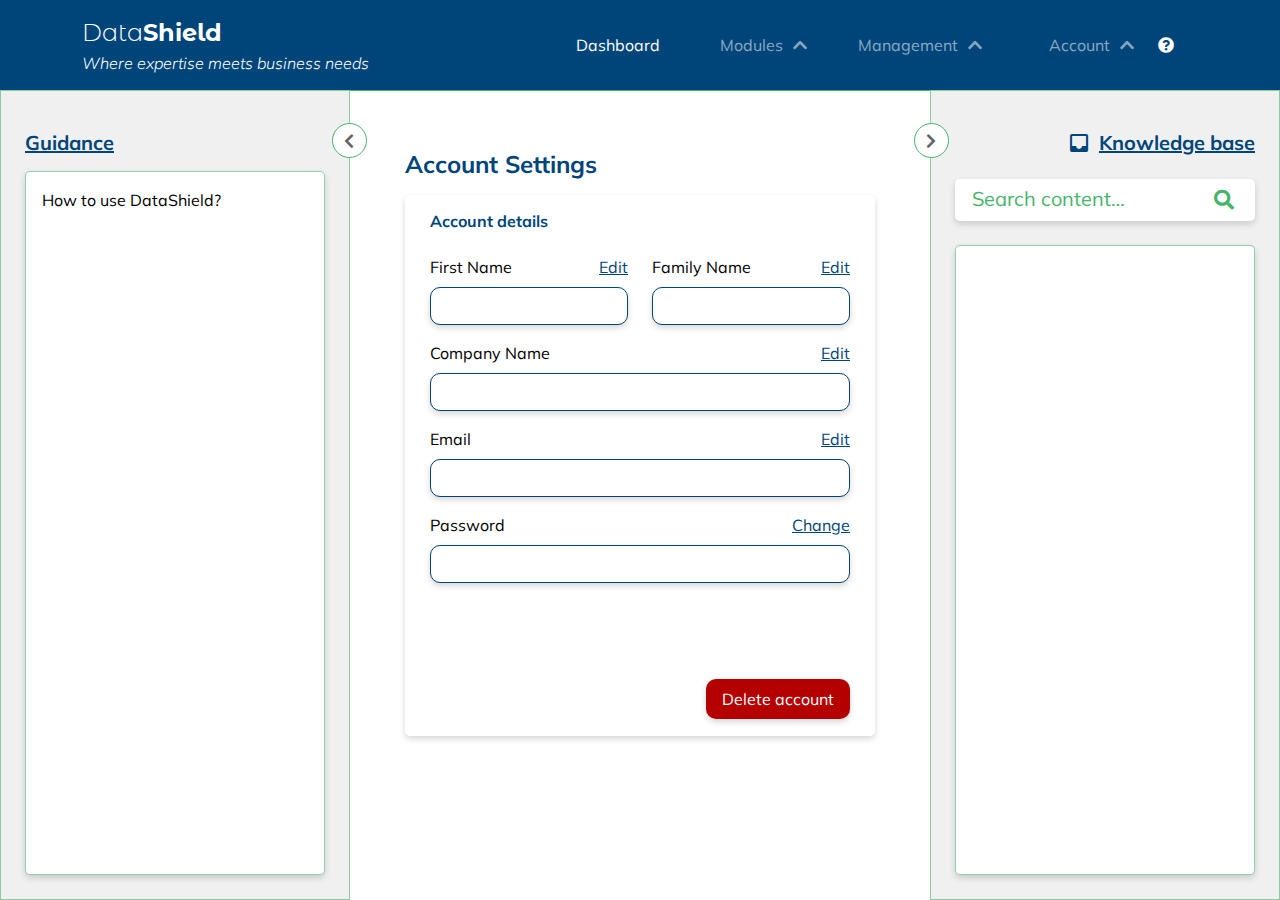
<file: settings.html>
<!DOCTYPE html>
<html lang="en">
  <head>
    <!-- Required Meta -->
    <meta charset="UTF-8" />
    <meta name="viewport" content="width=device-width, initial-scale=1.0" />
    <!-- Required Styles -->
    <link rel="stylesheet" href="./css/bootstrap/bootstrap.min.css" />
    <link rel="stylesheet" href="./css/bootstrap/all.min.css" />
    <link
      rel="stylesheet"
      href="https://fonts.googleapis.com/icon?family=Material+Icons"
    />
    <link rel="stylesheet" href="./css/style.css" />
    <title>Settings-Dashboard</title>
  </head>
  <body>
    <!-- Start of Header -->
    <header class="fixed-top bg-primary">
      <div class="container">
        <nav class="navbar navbar-expand-lg navbar-dark bg-primary">
          <div class="me-2 me-lg-3 brand">
            <a
              class="navbar-brand custom-family fw-light fs-xlarge"
              href="./index.html"
            >
              Data<span class="fw-bold">Shield</span>
            </a>
            <p class="mb-0 text-white fst-italic fw-light fs-s fs-lg-m">
              Where expertise meets business needs
            </p>
          </div>
          <button
            class="navbar-toggler px-2"
            type="button"
            data-bs-toggle="collapse"
            data-bs-target="#landingNavbar"
            aria-controls="landingNavbar"
            aria-expanded="false"
            aria-label="Toggle navigation"
          >
            <span class="navbar-toggler-icon"></span>
          </button>
          <div
            class="
              collapse
              navbar-collapse
              px-3 px-lg-0
              bg-second bg-lg-transparent
              justify-content-lg-end
            "
            id="landingNavbar"
          >
            <ul class="navbar-nav justify-content-lg-evenly mb-2 mb-lg-0">
              <li class="nav-item">
                <a
                  class="nav-link active"
                  aria-current="page"
                  href="./dashboard.html"
                  >Dashboard</a
                >
              </li>
              <li class="nav-item position-relative">
                <button
                  class="nav-link accordion-button collapsed pe-4"
                  type="button"
                  data-bs-toggle="collapse"
                  data-bs-target="#collapseOne"
                >
                  Modules
                </button>
                <ul
                  class="accordion-collapse collapse mb-3 list-unstyled"
                  id="collapseOne"
                  data-bs-parent="#landingNavbar"
                >
                  <li>
                    <a class="dropdown-item mt-2" href="./record-of-processing.html"
                      >Record of Processing</a
                    >
                  </li>
                  <li>
                    <a class="dropdown-item" href="./dpia.html">DPIA</a>
                  </li>
                  <li>
                    <a class="dropdown-item" href="#">Data Breaches</a>
                  </li>
                  <li>
                    <a class="dropdown-item" href="./business-units.html">TPRMs</a>
                  </li>
                  <li>
                    <a class="dropdown-item" href="#">Transparency & Consent</a>
                  </li>
                  <li>
                    <a class="dropdown-item mb-2" href="#">GDPR Audit</a>
                  </li>
                </ul>
              </li>
              <li class="nav-item position-relative">
                <button
                  class="nav-link accordion-button collapsed pe-4"
                  type="button"
                  data-bs-toggle="collapse"
                  data-bs-target="#collapseTwo"
                >
                  Management
                </button>
                <ul
                  class="accordion-collapse collapse mb-3 list-unstyled"
                  id="collapseTwo"
                  data-bs-parent="#landingNavbar"
                >
                  <li>
                    <a class="dropdown-item mt-2" href="./business-units.html">Business Units</a>
                  </li>
                  <li>
                    <a class="dropdown-item" href="./access.html">Access</a>
                  </li>
                  <li>
                    <a class="dropdown-item mb-2" href="./notifications.html">Notifications</a>
                  </li>
                </ul>
              </li>
            </ul>
            <ul class="navbar-nav flex-row position-relative ms-lg-3">
              <li class="nav-item position-relative">
                <button
                  class="nav-link accordion-button collapsed pe-4"
                  type="button"
                  data-bs-toggle="collapse"
                  data-bs-target="#collapseThree"
                >
                  Account
                </button>
                <ul
                  class="accordion-collapse collapse mb-3 list-unstyled"
                  id="collapseThree"
                  data-bs-parent="#landingNavbar"
                >
                  <li>
                    <a class="dropdown-item mt-2" href="./settings.html"
                      >Settings</a
                    >
                  </li>
                  <li>
                    <a class="dropdown-item mb-2" href="./index.html"
                      >Log Out</a
                    >
                  </li>
                </ul>
              </li>
              <li class="px-4 py-2 header-help">
                <i class="fas fa-question-circle text-white"></i>
              </li>
            </ul>
          </div>
        </nav>
      </div>
    </header>
    <!-- End of Header -->

    <!-- Start of Content-box -->
    <article
      class="
        content-box
        d-flex
        g-0
        bg-white
        overflow-x-hidden
        position-relative
        custom-height
      "
      id="overlay"
    >
      <!-- Start of Guidance -->
      <aside
        class="guidance p-4 smooth d-flex flex-column flex-shrink-0"
        id="guidance"
      >
        <button
          class="expand position-absolute bg-white smooth rounded-circle"
          role="button"
          data-toggle="show"
          data-target="guidance"
          data-overlay="overlay"
        >
          <i class="fas fa-chevron-left smooth"></i>
        </button>
        <h4 class="my-3 text-decoration-underline text-primary fw-bold fs-l">
          Guidance
        </h4>
        <div class="info smooth bg-white flex-fill p-3 rounded-1">
          How to use DataShield?
        </div>
      </aside>
      <!-- End of Guidance -->
      <!--Start of Content-->
      <section class="dashboard-content flex-fill">
        <h3
          class="
            text-primary
            mt-lg-4
            fw-bold
            fs-xlarge
            text-center text-sm-start
            mb-3
          "
        >
          Account Settings
        </h3>
        <div class="settings rounded-1 smooth py-3 px-4">
          <form class="row gy-3">
            <h5 class="text-primary fw-bold fs-m mb-2">Account details</h5>
            <div class="col-12 col-sm-6 col-md-3 col-xl-6 col-xxl-4">
              <label class="form-label d-flex justify-content-between">First Name
                <a href="#" class="text-primary">Edit</a>
              </label>
              <input type="text" value="" name="firstName" class="form-control rounded-2" />
            </div>
            <div class="col-12 col-sm-6 col-md-3 col-xl-6 col-xxl-4">
              <label class="form-label d-flex justify-content-between">Family Name
                <a href="#" class="text-primary">Edit</a>
              </label>
              <input
                type="text"
                value=""
                name="familyName"
                class="form-control rounded-2"
              />
            </div>
            <div class="col-12 col-md-6 col-xl-12 col-xxl-4">
              <label class="form-label d-flex justify-content-between">Company Name
                <a href="#" class="text-primary">Edit</a>
              </label>
              <input
                type="text"
                value=""
                name="companyName"
                class="form-control rounded-2"
              />
            </div>
            <div class="col-12 col-md-6 col-xl-12 col-xxl-6">
              <label class="form-label d-flex justify-content-between">Email
                <a href="#" class="text-primary">Edit</a>
              </label>
              <input type="email" value="" name="email" class="form-control rounded-2" />
            </div>
            <div class="col-12 col-md-6 col-xl-12 col-xxl-6">
              <label class="form-label d-flex justify-content-between">Password
                <a href="#" class="text-primary">Change</a>
              </label>
              <input type="password" value="" name="pass" class="form-control rounded-2" />
            </div>
            <div class="col mt-5 d-flex justify-content-end">
              <a class="text-decoration-none text-white bg-danger rounded-2 px-3 py-2 mt-5 shadow" href="./confirm.html" role="button" type="submit">Delete account</a>
            </div>
          </form>
        </div>
      </section>
      <!--End of Content-->
      <!-- Start of Knowledge -->
      <aside
        class="knowledge p-4 smooth d-flex flex-column flex-shrink-0"
        id="knowledge"
      >
        <button
          class="expand position-absolute bg-white smooth rounded-circle"
          role="button"
          data-toggle="show"
          data-target="knowledge"
          data-overlay="overlay"
        >
          <i class="fas fa-chevron-right smooth"></i>
        </button>
        <div class="d-flex justify-content-end my-3">
          <i class="material-icons text-primary mx-2">inbox</i>
          <h4 class="text-decoration-underline text-primary fw-bold fs-l">
            Knowledge base
          </h4>
        </div>
        <div class="search position-relative mb-4">
          <input
            class="w-100 py-2 ps-3 pe-4 smooth"
            type="text"
            placeholder="Search content…"
          />
          <button class="position-y-center search-button bg-transparent">
            <i class="fas fa-search"></i>
          </button>
        </div>
        <div class="info smooth bg-white flex-fill p-3 rounded-1"></div>
      </aside>
      <!-- Start of Knowledge -->
    </article>
    <!-- End of Content-box -->

    <!-- Required Scripts -->
    <script src="./js/bootstrap.min.js"></script>
    <script src="./js/main.js"></script>
  </body>
</html>
</file>
<file: css/style.css>
@charset "UTF-8";
/* Start of Mains */
@import url("https://fonts.googleapis.com/css2?family=Mulish:wght@400;700&display=swap");
@import url("https://fonts.googleapis.com/css2?family=Montserrat+Alternates:ital,wght@0,300;0,700;1,300&display=swap");
@import url("https://fonts.googleapis.com/css2?family=Roboto:wght@700&display=swap");
.position-x-center {
  position: absolute;
  left: 50%;
  -webkit-transform: translateX(-50%);
  -moz-transform: translateX(-50%);
  -ms-transform: translateX(-50%);
  -o-transform: translateX(-50%);
  transform: translateX(-50%);
}

.position-y-center, .pagination-bullets::before {
  position: absolute;
  top: 50%;
  -webkit-transform: translateY(-50%);
  -moz-transform: translateY(-50%);
  -ms-transform: translateY(-50%);
  -o-transform: translateY(-50%);
  transform: translateY(-50%);
}

.smooth, .form-control, .service {
  -webkit-transition: 0.5s;
  -moz-transition: 0.5s;
  transition: 0.5s;
}

.settings, .dashboard-content .pending-tasks .table-responsive .add-task input[type=text],
.dashboard-content .pending-tasks .table-responsive .add-task input[type=date],
.dashboard-content .pending-tasks .table-responsive .add-task .form-select, .dashboard-content .pending-tasks .table-responsive .table tr .status, .dashboard-content .pending-tasks, .confirm, .form-control, .alert .close:hover, .alert, .service, .knowledge .search input[type=text], aside .info, .accordion-collapse {
  box-shadow: 0 3px 6px rgba(0, 0, 0, 0.16);
}

body {
  font-family: "Mulish", sans-serif;
  padding-top: 90px;
  color: #000000;
}

html {
  scroll-behavior: smooth;
}

.bg-primary {
  background-color: #00457a !important;
}

.text-primary {
  color: #00457a !important;
}

.border-primary {
  border-color: #00457a !important;
}

.border-bdColor {
  border-color: #46b469 !important;
}

.table-border {
  border: 1px solid #7b7b7b !important;
}

.bg-second {
  background-color: #26a8af;
}

.bg-icon {
  background-color: #f7f7f7;
}

.custom-family {
  font-family: "Montserrat Alternates", sans-serif;
}

.custom-height {
  min-height: calc(100vh - 90px);
}

.f-outline-none:focus {
  outline: none;
}

.resize-0 {
  resize: none;
}

.h-100 {
  min-height: 100px;
}

.b-w {
  min-width: 120px;
}

.rounded-1 {
  border-radius: 5px !important;
}

.rounded-2 {
  border-radius: 10px !important;
}

.rounded-3 {
  border-radius: 20px !important;
}

.overflow-x-hidden {
  overflow-x: hidden;
}

.fs-s {
  font-size: 0.75rem;
}

.fs-l {
  font-size: 1.25rem;
}

.fs-xlarge {
  font-size: 1.5rem;
}

.fs-m {
  font-size: 1rem;
}

@media (min-width: 992px) {
  .fs-lg-m {
    font-size: 1rem;
  }
}

@media (min-width: 992px) {
  .bg-lg-transparent {
    background-color: transparent;
  }
}

.stopScroll {
  height: 100vh;
  overflow: hidden;
}

.bg-danger {
  background-color: #b50000 !important;
}

.shadow {
  box-shadow: 0 3px 6px rgba(0, 0, 0, 0.16) !important;
}

.borderHover {
  border: 1px solid transparent;
}
.borderHover:hover {
  border-color: #46b469;
}

.top-50px {
  top: 50px;
}

.mw-500 {
  min-width: 500px;
}

.special-button {
  top: 70px;
}
@media (max-width: 767px) {
  .special-button {
    -webkit-transform-origin: right;
    -moz-transform-origin: right;
    -ms-transform-origin: right;
    -o-transform-origin: right;
    transform-origin: right;
    -webkit-transform: rotate(-90deg);
    -moz-transform: rotate(-90deg);
    -ms-transform: rotate(-90deg);
    -o-transform: rotate(-90deg);
    transform: rotate(-90deg);
    right: 10px !important;
  }
}
@media (min-width: 1200px) and (max-width: 1399px) {
  .special-button {
    -webkit-transform-origin: right;
    -moz-transform-origin: right;
    -ms-transform-origin: right;
    -o-transform-origin: right;
    transform-origin: right;
    -webkit-transform: rotate(-90deg);
    -moz-transform: rotate(-90deg);
    -ms-transform: rotate(-90deg);
    -o-transform: rotate(-90deg);
    transform: rotate(-90deg);
    right: 10px !important;
  }
}

.w-fit {
  width: fit-content;
}

.w-responsive {
  min-width: 1000px;
}

.cursor-pointer {
  cursor: pointer;
}

.left-20 {
  left: -20px;
}

.end-40 {
  right: 40%;
}

.date-pointer::-webkit-calendar-picker-indicator {
  cursor: pointer;
}

.low {
  background-color: #0dac00;
}

.button-primary {
  background-color: #00457a;
  color: #ffffff !important;
  border: 1px solid #00457a;
}

/* Start of Overlay */
.content-box::after {
  content: "";
  position: absolute;
  width: 100%;
  height: 100%;
  left: 0;
  top: 0;
  -webkit-transition: 0.3s;
  -moz-transition: 0.3s;
  transition: 0.3s;
  background-color: rgba(0, 0, 0, 0);
  z-index: -1;
}
@media (max-width: 1199px) {
  .content-box.show::after {
    background-color: rgba(0, 0, 0, 0.8);
    z-index: 50;
  }
}

/* End of Overlay */
.navbar {
  height: 90px;
}
.navbar .brand {
  padding-top: 11px;
  padding-bottom: 11px;
}
.navbar .navbar-collapse {
  margin-top: 6px;
  border-bottom-left-radius: calc(10px / 2);
  border-bottom-right-radius: calc(10px / 2);
}
@media (min-width: 992px) {
  .navbar .navbar-collapse {
    margin-top: 0;
  }
  .navbar .navbar-collapse .navbar-nav:first-child {
    flex-basis: 500px;
  }
}

.accordion-button {
  border: none;
  background-color: inherit;
  padding: 0.5rem 1rem;
  width: auto;
  position: relative;
}
.accordion-button::after {
  content: "";
  font-family: "Font Awesome 5 Free";
  font-weight: 900;
  position: absolute;
  right: 0;
  background: inherit;
  width: auto;
  height: auto;
}
.accordion-button:not(.collapsed) {
  background-color: inherit;
  box-shadow: none;
}
.accordion-button:not(.collapsed)::after {
  background: inherit;
}
.accordion-button:focus {
  box-shadow: none;
}

.accordion-collapse {
  border: 1px solid rgba(0, 69, 122, 0.5);
  background-color: #ffffff;
  border-radius: calc(10px / 2);
  min-width: 190px;
}
.accordion-collapse .dropdown-item {
  color: #000000;
}
@media (min-width: 992px) {
  .accordion-collapse {
    position: absolute;
    top: 65px;
    left: -35px;
    text-align: center;
  }
  .accordion-collapse li:not(:last-child) {
    border-bottom: inherit;
  }
}

@media (max-width: 991px) {
  .header-help {
    position: absolute;
    left: 90px;
  }
}

aside {
  position: relative;
  z-index: 20;
  width: 350px;
  background-color: #f0f0f0;
  height: calc(100vh - 90px);
  border: 1px solid rgba(70, 180, 105, 0.6);
}
aside .expand {
  width: 35px;
  height: 35px;
  border: 1px solid #46b469;
  color: #626262;
  top: 2rem;
}
aside .expand:hover {
  -webkit-transform: scale(1.2);
  -moz-transform: scale(1.2);
  -ms-transform: scale(1.2);
  -o-transform: scale(1.2);
  transform: scale(1.2);
}
aside .info {
  border: inherit;
}
aside:hover {
  border-color: #46b469;
}
@media (max-width: 1199px) {
  aside {
    position: fixed;
    max-width: 100%;
  }
  aside.show {
    z-index: 100;
  }
}

@media (min-width: 1200px) {
  .guidance .expand {
    right: -17.5px;
  }
  .guidance.show {
    margin-left: calc(-1 * 350px);
  }
  .guidance.show .expand {
    right: -40px;
  }
  .guidance.show .expand i {
    -webkit-transform: rotate(180deg);
    -moz-transform: rotate(180deg);
    -ms-transform: rotate(180deg);
    -o-transform: rotate(180deg);
    transform: rotate(180deg);
  }
}
@media (max-width: 1199px) {
  .guidance {
    left: 0;
    -webkit-transform: translateX(-100%);
    -moz-transform: translateX(-100%);
    -ms-transform: translateX(-100%);
    -o-transform: translateX(-100%);
    transform: translateX(-100%);
  }
  .guidance .expand {
    right: -40px;
  }
  .guidance .expand i {
    -webkit-transform: rotate(-180deg);
    -moz-transform: rotate(-180deg);
    -ms-transform: rotate(-180deg);
    -o-transform: rotate(-180deg);
    transform: rotate(-180deg);
  }
  .guidance.show {
    -webkit-transform: none;
    -moz-transform: none;
    -ms-transform: none;
    -o-transform: none;
    transform: none;
  }
  .guidance.show .expand {
    right: 25px;
  }
  .guidance.show .expand i {
    -webkit-transform: none;
    -moz-transform: none;
    -ms-transform: none;
    -o-transform: none;
    transform: none;
  }
}

.knowledge .search input[type=text] {
  border: 1px solid transparent;
  border-radius: calc(10px / 2);
}
.knowledge .search input[type=text]::-webkit-input-placeholder {
  color: #46b469;
  font-size: 20px;
}
.knowledge .search input[type=text]::-moz-placeholder {
  color: #46b469;
  font-size: 20px;
}
.knowledge .search input[type=text]::placeholder {
  color: #46b469;
  font-size: 20px;
}
.knowledge .search input[type=text]:focus {
  outline: none;
  border-color: #46b469;
}
.knowledge .search .search-button {
  color: #46b469;
  right: 15px;
  top: 50%;
  border: none;
  font-size: 20px;
}
@media (min-width: 1200px) {
  .knowledge .expand {
    left: -17.5px;
  }
  .knowledge.show {
    margin-right: calc(-1 * 350px);
  }
  .knowledge.show .expand {
    left: -40px;
  }
  .knowledge.show .expand i {
    -webkit-transform: rotate(180deg);
    -moz-transform: rotate(180deg);
    -ms-transform: rotate(180deg);
    -o-transform: rotate(180deg);
    transform: rotate(180deg);
  }
}
@media (max-width: 1199px) {
  .knowledge {
    right: 0;
    -webkit-transform: translateX(100%);
    -moz-transform: translateX(100%);
    -ms-transform: translateX(100%);
    -o-transform: translateX(100%);
    transform: translateX(100%);
  }
  .knowledge .expand {
    left: -40px;
  }
  .knowledge .expand i {
    -webkit-transform: rotate(-180deg);
    -moz-transform: rotate(-180deg);
    -ms-transform: rotate(-180deg);
    -o-transform: rotate(-180deg);
    transform: rotate(-180deg);
  }
  .knowledge.show {
    -webkit-transform: none;
    -moz-transform: none;
    -ms-transform: none;
    -o-transform: none;
    transform: none;
  }
  .knowledge.show .expand {
    left: 25px;
  }
  .knowledge.show .expand i {
    -webkit-transform: none;
    -moz-transform: none;
    -ms-transform: none;
    -o-transform: none;
    transform: none;
  }
}

.service {
  display: block;
  text-decoration: none;
  width: 146px;
  height: 146px;
  background-color: #f7f7f7;
  color: #00457a;
  border: 1px solid transparent;
  padding: 20px;
  display: flex;
  flex-direction: column;
  justify-content: center;
  text-align: center;
}
.service:hover {
  border-color: #46b469;
  color: #26a8af;
  -webkit-transform: translateY(-10px);
  -moz-transform: translateY(-10px);
  -ms-transform: translateY(-10px);
  -o-transform: translateY(-10px);
  transform: translateY(-10px);
}
.service i {
  color: inherit;
  font-size: 3.5rem;
  margin-bottom: 10px;
}
.service span {
  display: block;
  color: inherit;
  font-weight: 700;
  line-height: 1.25;
}

.alert {
  border: 1px solid rgba(70, 180, 105, 0.6);
  border-radius: calc(10px / 2);
}
@media (max-width: 575px) {
  .alert p {
    font-size: 0.75rem;
  }
}
.alert p span {
  font-weight: 600;
  border: 1px solid #00457a;
  width: 30px;
  height: 30px;
  line-height: 1.8rem;
}
@media (max-width: 991px) {
  .alert {
    position: fixed;
    left: 0;
    bottom: 35px;
    z-index: 10;
  }
}

.alert-warning {
  background-color: #fffff4;
}
.alert-warning:hover {
  border-color: #46b469;
}

.pagination-bullets {
  width: 80%;
  z-index: 1;
}
.pagination-bullets li {
  width: 35px;
  height: 35px;
  border: 1px solid #00457a;
  color: #00457a;
  background-color: #ffffff;
}
.pagination-bullets li.active {
  background-color: #00457a !important;
  color: #ffffff;
}
.pagination-bullets li.active ~ li:not(.pagination-bullets li.active.active) {
  pointer-events: none;
}
.pagination-bullets li:hover {
  -webkit-transform: scale(1.2);
  -moz-transform: scale(1.2);
  -ms-transform: scale(1.2);
  -o-transform: scale(1.2);
  transform: scale(1.2);
  background-color: #26a8af;
  color: #ffffff;
}
.pagination-bullets::before {
  content: "";
  width: 100%;
  height: 2px;
  background-color: #00457a;
  z-index: -1;
}

.pagination-nav button {
  min-width: 200px;
  color: #00457a;
  background-color: #ffffff;
  border: 1px solid #00457a;
}
.pagination-nav button.active {
  color: #ffffff;
  background-color: #00457a;
  border-left-color: #ffffff;
  border-right-color: #ffffff;
}

.expandUpDown {
  right: -60px;
  bottom: 0;
}
.expandUpDown:hover {
  -webkit-transform: scale(1.2);
  -moz-transform: scale(1.2);
  -ms-transform: scale(1.2);
  -o-transform: scale(1.2);
  transform: scale(1.2);
}
.expandUpDown.collapsed i {
  -webkit-transform: rotate(180deg);
  -moz-transform: rotate(180deg);
  -ms-transform: rotate(180deg);
  -o-transform: rotate(180deg);
  transform: rotate(180deg);
}

/* End of Mains */
.landing {
  background-color: #00457a;
  background-image: url("../images/landing-bg.jpg");
}
.landing::before {
  content: "";
  position: absolute;
  width: 100%;
  height: 100%;
  top: 0;
  left: 0;
  background-color: rgba(0, 69, 122, 0.81);
}
.landing .services-box {
  min-height: 70vh;
}
.landing .services-box .services {
  display: grid;
  grid-template-columns: repeat(auto-fill, 146px);
  column-gap: 10px;
  row-gap: 20px;
  /* Start of Responsive */
  /* End of Responsive */
}
@media (min-width: 576px) {
  .landing .services-box .services {
    grid-template-columns: repeat(3, 146px);
    column-gap: 30px;
    row-gap: 40px;
  }
}
@media (min-width: 992px) {
  .landing .services-box .services {
    grid-template-columns: repeat(auto-fill, 146px);
  }
}
@media (min-width: 1200px) {
  .landing .services-box .services {
    grid-template-columns: repeat(3, 146px);
  }
}

.quote h2 {
  font-family: "Roboto", sans-serif;
}

.register form {
  max-width: 380px;
}

.form-control {
  border: 1px solid #00457a;
}

.help {
  width: 85px;
  right: 30px;
  bottom: 45px;
  /* Start of Responsive */
  /* End of Responsive */
}
.help span {
  width: 30px;
  height: 30px;
  left: -30px;
  padding: 5px;
  border: 1px solid #ffffff;
  line-height: 20px;
}
.help .help-box i {
  font-size: 3.5rem;
  color: #00457a;
}
.help .help-box a {
  color: #000000;
}
.help .help-box:hover i {
  color: #26a8af;
}
@media (max-width: 991px) {
  .help {
    right: -85px;
  }
  .help:hover {
    right: 0;
  }
}

.confirm {
  border-radius: calc(10px * 2);
  border: 1px solid transparent;
  margin-top: 1.5rem;
  margin-bottom: 1.5rem;
  /* Start of Responsive */
  /* Start of Responsive */
}
.confirm:hover {
  border-color: #00457a;
}
@media (min-width: 992px) {
  .confirm {
    margin-top: -170px;
  }
}

.login {
  margin-top: 1rem;
  margin-bottom: 1rem;
}
@media (min-width: 992px) {
  .login {
    margin-top: -180px;
  }
}

.dashboard-content {
  min-width: calc(100% - (2 * 350px));
  padding-top: 35px;
  padding-bottom: 35px;
  border-top: 1px solid #46b469;
}
.dashboard-content .pending-tasks {
  border: 1px solid rgba(70, 180, 105, 0.6);
}
.dashboard-content .pending-tasks:hover {
  border-color: #46b469;
}
.dashboard-content .pending-tasks .services {
  display: grid;
  grid-template-columns: repeat(auto-fill, 146px);
  gap: 15px;
}
@media (min-width: 576px) {
  .dashboard-content .pending-tasks .services {
    gap: 30px;
  }
}
.dashboard-content .pending-tasks .table-responsive .table {
  min-width: 1200px;
}
.dashboard-content .pending-tasks .table-responsive .table tr {
  background-color: #f2f2f2;
  border: 1px solid rgba(217, 65, 84, 0.5);
}
.dashboard-content .pending-tasks .table-responsive .table tr:hover {
  border-color: #46b469;
}
.dashboard-content .pending-tasks .table-responsive .add-task input[type=text],
.dashboard-content .pending-tasks .table-responsive .add-task input[type=date],
.dashboard-content .pending-tasks .table-responsive .add-task .form-select {
  border: 1px solid transparent;
}
.dashboard-content .pending-tasks .table-responsive .add-task input[type=text]:hover,
.dashboard-content .pending-tasks .table-responsive .add-task input[type=date]:hover,
.dashboard-content .pending-tasks .table-responsive .add-task .form-select:hover {
  border-color: #00457a;
}
.dashboard-content .pending-tasks .table-responsive .add-task input[type=date]::-webkit-calendar-picker-indicator {
  cursor: pointer;
}
@media (max-width: 575px) {
  .dashboard-content {
    padding-left: 0.5rem;
    padding-right: 0.5rem;
  }
}
@media (min-width: 576px) {
  .dashboard-content {
    padding-left: 55px;
    padding-right: 55px;
  }
}

.settings {
  border: 1px solid transparent;
}
.settings:hover {
  border-color: #46b469;
}
@media (min-width: 1500px) {
  .settings form div:first-of-type,
.settings form div:nth-of-type(2) {
    width: 25%;
  }
}
@media (min-width: 1500px) {
  .settings form div:nth-of-type(3) {
    width: 50%;
  }
}

.business-units {
  border: 1px solid transparent;
}
.business-units:hover {
  border-color: #46b469;
}
@media (min-width: 1500px) {
  .business-units form div:first-of-type,
.business-units form div:nth-of-type(3) {
    width: 20%;
  }
}
@media (min-width: 1500px) {
  .business-units form div:nth-of-type(2) {
    width: 45%;
  }
}
@media (min-width: 1500px) {
  .business-units form div:last-of-type {
    width: 15%;
  }
}
.business-units .table {
  width: 800px;
}

/* Start of Dashboard */
/* End of Dashboard */

/*# sourceMappingURL=style.css.map */
</file>
